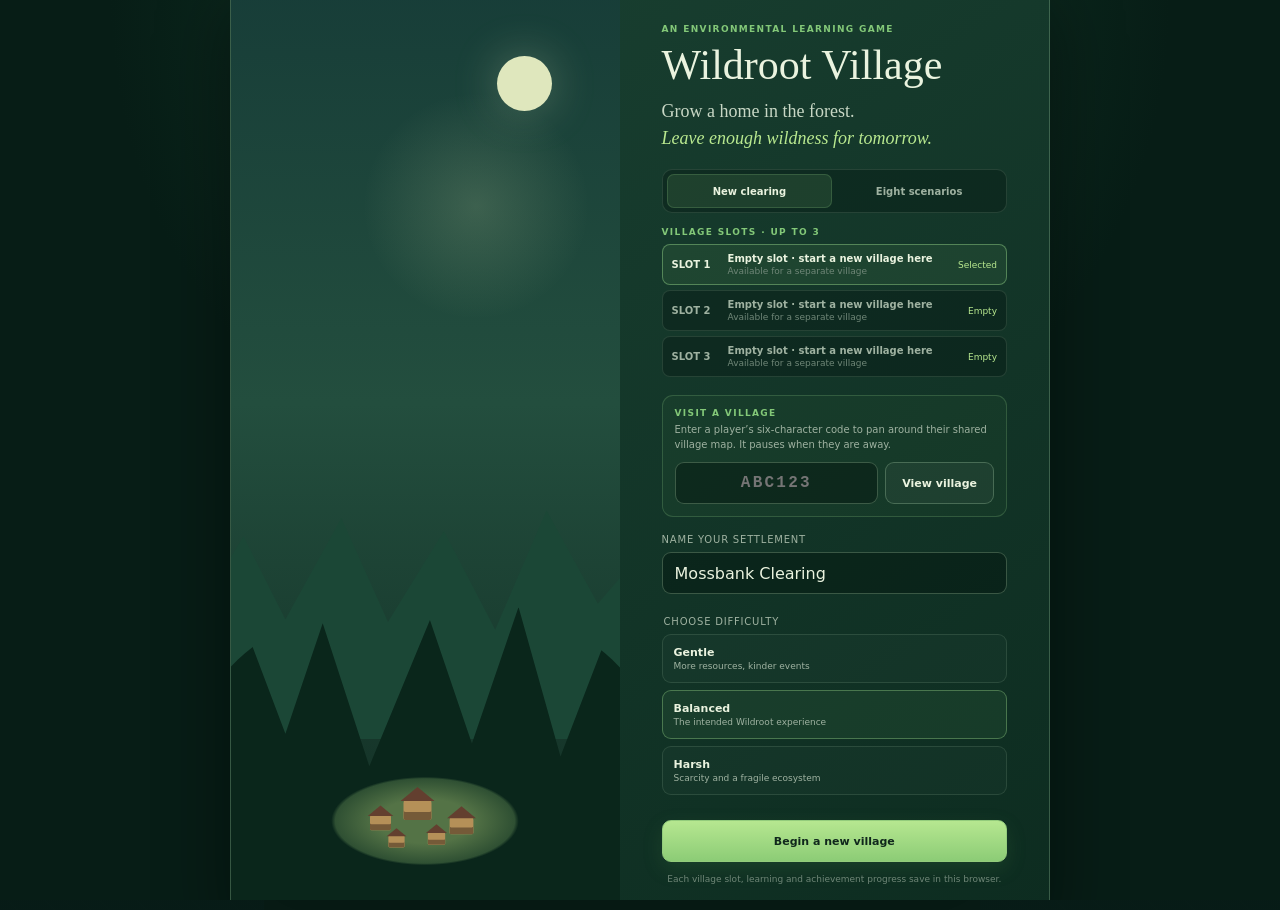
<file: index.html>
<!doctype html>
<html lang="en">
<head>
  <meta charset="utf-8">
  <meta name="viewport" content="width=device-width, initial-scale=1, viewport-fit=cover">
  <meta name="theme-color" content="#173c2f">
  <title>Wildroot Village</title>
  <link rel="stylesheet" href="styles.css">
</head>
<body>
  <div class="forest-haze" aria-hidden="true"></div>

  <div id="gameShell" class="game-shell">
    <header class="topbar">
      <div class="brand-block">
        <div class="brand-mark" aria-hidden="true">W</div>
        <div>
          <h1>Wildroot Village</h1>
          <p id="villageName">Mossbank Clearing</p>
        </div>
      </div>

      <div class="calendar-block" aria-label="Current date and weather">
        <div class="calendar-main">
          <span id="seasonIcon" aria-hidden="true">🌱</span>
          <strong id="dayLabel">Day 1 · Spring</strong>
        </div>
        <div class="calendar-detail">
          <span id="clockLabel">06:00</span>
          <span class="dot">•</span>
          <span id="weatherLabel">Mild skies</span>
        </div>
      </div>

      <div class="time-controls" aria-label="Time controls">
        <button class="icon-button" id="pauseButton" type="button" aria-label="Pause time" title="Pause (Space)">Ⅱ</button>
        <button class="speed-button active" data-speed="1" type="button" title="Normal simulation speed, including resident ageing">1×</button>
        <button class="speed-button" data-speed="2" type="button" title="Everything advances at 2×, including resident ageing">2×</button>
        <button class="speed-button" data-speed="3" type="button" title="Everything advances at 3×, including resident ageing">3×</button>
      </div>

      <div class="header-actions">
        <button class="quiet-button" id="achievementsButton" type="button">
          <span aria-hidden="true">◇</span> Achievements
          <span id="achievementCount" class="button-count">0/11</span>
        </button>
        <button class="icon-button" id="menuButton" type="button" aria-label="Open menu" title="Menu">☰</button>
      </div>
    </header>

    <section class="resource-strip" aria-label="Village resources">
      <div class="resource-card" data-resource="population">
        <span class="resource-icon people-icon" aria-hidden="true">●</span>
        <span class="resource-copy"><small>People</small><strong id="populationValue">10 / 12</strong></span>
        <span id="populationTrend" class="trend positive">+0.0</span>
      </div>
      <div class="resource-card" data-resource="food">
        <span class="resource-icon food-icon" aria-hidden="true">◆</span>
        <span class="resource-copy"><small>Food <span id="foodMarketValue" class="market-value" hidden aria-label="Food market value"></span></small><strong id="foodValue">120/400</strong></span>
        <span id="foodTrend" class="trend">0/day</span>
      </div>
      <div class="resource-card" data-resource="water">
        <span class="resource-icon water-icon" aria-hidden="true">●</span>
        <span class="resource-copy"><small>Water <span id="waterMarketValue" class="market-value" hidden aria-label="Water market value"></span></small><strong id="waterValue">130/400</strong></span>
        <span id="waterTrend" class="trend">0/day</span>
      </div>
      <div class="resource-card" data-resource="wood">
        <span class="resource-icon wood-icon" aria-hidden="true">▰</span>
        <span class="resource-copy"><small>Timber <span id="woodMarketValue" class="market-value" hidden aria-label="Timber market value"></span></small><strong id="woodValue">95/400</strong></span>
        <span id="woodTrend" class="trend">0/day</span>
      </div>
      <div class="resource-card" data-resource="stone">
        <span class="resource-icon stone-icon" aria-hidden="true">⬟</span>
        <span class="resource-copy"><small>Stone <span id="stoneMarketValue" class="market-value" hidden aria-label="Stone market value"></span></small><strong id="stoneValue">60/400</strong></span>
        <span id="stoneTrend" class="trend">0/day</span>
      </div>
      <div class="resource-card coin-resource" data-resource="coins">
        <span class="resource-icon coin-icon" aria-hidden="true">●</span>
        <span class="resource-copy"><small>Coins</small><strong id="coinsValue">0</strong></span>
        <span id="coinsTrend" class="trend">Market locked</span>
      </div>
      <div class="resource-card eco-resource" data-resource="ecosystem">
        <span class="resource-icon eco-icon" aria-hidden="true">✦</span>
        <span class="resource-copy"><small>Ecosystem</small><strong id="ecosystemValue">91%</strong></span>
        <span id="ecosystemTrend" class="trend">Stable</span>
      </div>
    </section>

    <main class="workspace">
      <aside class="build-panel panel">
        <div class="panel-heading">
          <div>
            <span class="eyebrow">PLANNING DESK</span>
            <h2>Build</h2>
          </div>
          <button id="collapseBuildButton" class="mini-button" type="button" aria-label="Collapse build panel">‹</button>
        </div>

        <div class="build-tabs" role="tablist" aria-label="Building categories">
          <button class="build-tab active" data-category="all" type="button">All</button>
          <button class="build-tab" data-category="village" type="button">Village</button>
          <button class="build-tab" data-category="industry" type="button">Work</button>
          <button class="build-tab" data-category="nature" type="button">Nature</button>
          <button class="build-tab" data-category="decoration" type="button">Decorations</button>
        </div>

        <label class="build-search-label" for="buildSearch">Find a building</label>
        <input id="buildSearch" class="build-search" type="search" placeholder="Search buildings…" autocomplete="off" spellcheck="false">

        <div id="buildList" class="build-list" aria-live="polite"></div>

        <div class="tool-row">
          <button id="inspectTool" class="tool-button active" type="button" data-tool="inspect">
            <span aria-hidden="true">⌕</span> Inspect
          </button>
          <button id="demolishTool" class="tool-button danger-tool" type="button" data-tool="demolish">
            <span aria-hidden="true">⌁</span> Destroy
          </button>
          <button id="treePriorityTool" class="tool-button" type="button" data-tool="tree_priority" aria-pressed="false">
            <span aria-hidden="true">⌖</span> Tree priority
          </button>
        </div>
      </aside>

      <section class="map-section">
        <div class="map-toolbar">
          <div class="selection-summary">
            <span id="selectionSwatch" class="selection-swatch inspect-swatch">⌕</span>
            <span><small>Selected</small><strong id="selectionLabel">Inspect tool</strong></span>
          </div>
          <div class="map-hints">
            <span><kbd>Drag</kbd> pan</span>
            <span><kbd>Scroll</kbd> zoom</span>
            <span><kbd>O</kbd>/<kbd>P</kbd> rotate</span>
            <span><kbd>Click</kbd> person</span>
            <span><kbd>Priority</kbd> click or drag to mark/remove</span>
            <span><kbd>Esc</kbd> cancel</span>
            <span id="autosaveStatus">Saved locally</span>
          </div>
        </div>

        <div id="mapFrame" class="map-frame">
          <canvas id="gameCanvas" width="768" height="768" aria-label="A zoomable 100 by 100 forest world with an irregular village clearing, creeks, a river, bridges, buildings, trees, and moving residents"></canvas>
          <output id="fpsOverlay" class="fps-overlay" hidden aria-live="off">FPS measuring…</output>
          <section id="placementGuide" class="placement-guide" aria-live="polite">
            <span id="placementGuideStep" class="eyebrow">LIVE BUILD TUTORIAL · STEP 1 OF 7</span>
            <h3 id="placementGuideTitle">Place a Cottage</h3>
            <p id="placementGuideText">Select Cottage, then click a clear 2 × 2 area near the Founders’ Hearth.</p>
            <p id="placementGuideWhy" class="placement-guide-why"><strong>Why it matters:</strong> Homes give new residents somewhere to live.</p>
            <p id="placementGuideSpot" class="placement-guide-spot">Recommended spot: checking the clearing…</p>
            <button id="placementGuideAction" class="primary-button" type="button">Select Cottage</button>
            <button id="placementGuideSkip" class="placement-guide-skip" type="button">Skip build tutorial</button>
          </section>
          <button id="descriptionToggle" class="description-toggle" type="button" aria-pressed="true" title="Turn cursor descriptions off">ⓘ Descriptions on</button>
          <div id="tileTooltip" class="tile-tooltip" role="tooltip" hidden></div>
          <div id="mapMessage" class="map-message" aria-live="assertive"></div>
          <div class="map-compass" aria-hidden="true"><span>N</span><i></i></div>
          <div class="zoom-controls" aria-label="Map zoom controls">
            <button id="zoomInButton" type="button" aria-label="Zoom in" title="Zoom in">+</button>
            <span id="zoomLabel">85%</span>
            <button id="zoomOutButton" type="button" aria-label="Zoom out" title="Zoom out">−</button>
            <button id="centerMapButton" type="button" aria-label="Centre on village" title="Centre on village">⌾</button>
          </div>
        </div>

        <div class="map-footer">
          <div class="workers-summary">
            <span class="workers-icon" aria-hidden="true">♟</span>
            <div>
              <small>Workers</small>
              <strong id="workersLabel">0 jobs · 9 available</strong>
              <span id="familiesLabel" class="workers-detail">0 children · School none · Education 28</span>
            </div>
          </div>
          <div class="coordinates" id="coordinatesLabel">100 × 100 forest world</div>
        </div>
      </section>

      <aside class="insights-panel panel">
        <section class="eco-card">
          <div class="panel-heading compact">
            <div>
              <span class="eyebrow">LIVING SYSTEM</span>
              <h2>Ecosystem</h2>
            </div>
            <div id="ecoBadge" class="eco-badge thriving">Thriving</div>
          </div>
          <div class="eco-score-row">
            <div class="eco-ring" id="ecoRing"><span id="ecoRingValue">91</span><small>/ 100</small></div>
            <p id="ecoSummary">The forest is resilient. Thoughtful growth will help it stay that way.</p>
          </div>
          <div id="ecoMetrics" class="eco-metrics"></div>
        </section>

        <section class="learning-card" aria-labelledby="learningTitle">
          <div class="section-title-row">
            <h3 id="learningTitle">Eco coach</h3>
            <span id="learningProgress">0/20 lessons</span>
          </div>
          <div class="coach-focus">
            <span id="ecoCoachIcon" class="coach-icon" aria-hidden="true">◎</span>
            <div><small>WATCH NOW</small><strong id="ecoCoachMetric">Living systems</strong></div>
          </div>
          <p id="ecoCoachText">Every resource decision changes the land that supports the village.</p>
          <div class="coach-drivers" aria-label="Modelled causes of the current ecosystem trend">
            <div><small>LARGEST PRESSURE</small><span id="ecoCoachPressure">Waiting for village data</span></div>
            <div><small>STRONGEST SUPPORT</small><span id="ecoCoachSupport">Waiting for village data</span></div>
          </div>
          <p id="ecoCoachConnection" class="coach-connection">Living systems are connected through water, soil, air, habitat and food webs.</p>
          <button id="fieldGuideButton" class="learning-guide-button" type="button"><span aria-hidden="true">▤</span> Open environmental field guide</button>
        </section>

        <section class="objective-card">
          <div class="section-title-row">
            <h3>Steward’s path</h3>
            <span id="objectiveProgress">0/4</span>
          </div>
          <p id="objectiveIntro">Build the foundations of a village without wounding the land.</p>
          <div id="objectiveList" class="objective-list"></div>
        </section>

        <section class="chronicle-card">
          <div class="section-title-row">
            <h3>Village chronicle</h3>
            <button id="openChronicleButton" class="text-button" type="button">View all</button>
          </div>
          <div id="eventLog" class="event-log" aria-live="polite"></div>
        </section>
      </aside>
    </main>
  </div>

  <div id="modalLayer" class="modal-layer" aria-live="polite"></div>

  <div id="toastStack" class="toast-stack" aria-live="assertive"></div>

  <template id="startScreenTemplate">
    <div class="modal-backdrop start-backdrop">
      <section class="start-card modal-card" role="dialog" aria-modal="true" aria-labelledby="startTitle">
        <div class="start-art" aria-hidden="true">
          <div class="moon"></div>
          <div class="ridge ridge-back"></div>
          <div class="ridge ridge-front"></div>
          <div class="start-clearing"><span></span><span></span><span></span><span></span><span></span></div>
        </div>
        <div class="start-content">
          <span class="eyebrow">AN ENVIRONMENTAL LEARNING GAME</span>
          <h2 id="startTitle">Wildroot Village</h2>
          <p class="start-tagline">Grow a home in the forest.<br><em>Leave enough wildness for tomorrow.</em></p>

          <div class="start-mode-tabs" role="tablist" aria-label="Game mode">
            <button id="freeplayModeButton" class="start-mode-button active" type="button" role="tab" aria-selected="true">New clearing</button>
            <button id="scenarioModeButton" class="start-mode-button" type="button" role="tab" aria-selected="false">Eight scenarios</button>
          </div>

          <section class="save-slots" aria-labelledby="saveSlotsTitle">
            <span id="saveSlotsTitle" class="eyebrow">VILLAGE SLOTS · UP TO 3</span>
            <div id="saveSlotList" class="save-slot-list" aria-live="polite"></div>
          </section>

          <section class="village-visit-card" aria-labelledby="visitVillageTitle">
            <span class="eyebrow" id="visitVillageTitle">VISIT A VILLAGE</span>
            <p>Enter a player’s six-character code to pan around their shared village map. It pauses when they are away.</p>
            <div class="visit-code-row">
              <label class="sr-only" for="visitVillageCode">Village visit code</label>
              <input id="visitVillageCode" class="text-input visit-code-input" maxlength="6" placeholder="ABC123" autocomplete="off" autocapitalize="characters" spellcheck="false">
              <button id="visitVillageButton" class="secondary-button" type="button">View village</button>
            </div>
          </section>

          <div id="freeplaySetup">
            <label class="field-label" for="newVillageName">Name your settlement</label>
            <input id="newVillageName" class="text-input" maxlength="28" value="Mossbank Clearing" autocomplete="off">

            <fieldset class="difficulty-fieldset">
              <legend>Choose difficulty</legend>
              <label class="difficulty-option">
                <input type="radio" name="difficulty" value="gentle">
                <span><strong>Gentle</strong><small>More resources, kinder events</small></span>
              </label>
              <label class="difficulty-option selected">
                <input type="radio" name="difficulty" value="balanced" checked>
                <span><strong>Balanced</strong><small>The intended Wildroot experience</small></span>
              </label>
              <label class="difficulty-option">
                <input type="radio" name="difficulty" value="harsh">
                <span><strong>Harsh</strong><small>Scarcity and a fragile ecosystem</small></span>
              </label>
            </fieldset>
          </div>

          <div id="scenarioSetup" class="scenario-setup" hidden>
            <p class="scenario-lead">Take charge of an existing village. Eight settlements teach different ecological problems; three begin below 40% with an active restoration emergency.</p>
            <div id="scenarioList" class="scenario-list"></div>
          </div>

          <div class="start-actions">
            <button id="continueGameButton" class="secondary-button" type="button" hidden>Continue saved village</button>
            <button id="beginGameButton" class="primary-button" type="button">Begin a new village</button>
          </div>
          <p class="local-note">Each village slot, learning and achievement progress save in this browser.</p>
        </div>
      </section>
    </div>
  </template>

  <template id="tutorialTemplate">
    <div class="modal-backdrop tutorial-backdrop">
      <section class="tutorial-card modal-card" role="dialog" aria-modal="true" aria-labelledby="tutorialTitle">
        <button class="close-button tutorial-skip" type="button">Skip tutorial</button>
        <div class="tutorial-illustration" aria-hidden="true"></div>
        <div class="tutorial-copy">
          <span class="eyebrow tutorial-step-label">BUILDING TUTORIAL 1 OF 8</span>
          <h2 id="tutorialTitle">How building placement works</h2>
          <p class="tutorial-body"></p>
          <div class="tutorial-tip"></div>
          <div class="tutorial-footer">
            <div class="tutorial-dots" aria-hidden="true"></div>
            <div class="tutorial-nav">
              <button class="secondary-button tutorial-back" type="button">Back</button>
              <button class="primary-button tutorial-next" type="button">Next</button>
            </div>
          </div>
        </div>
      </section>
    </div>
  </template>

  <script src="game.js"></script>
</body>
</html>
</file>
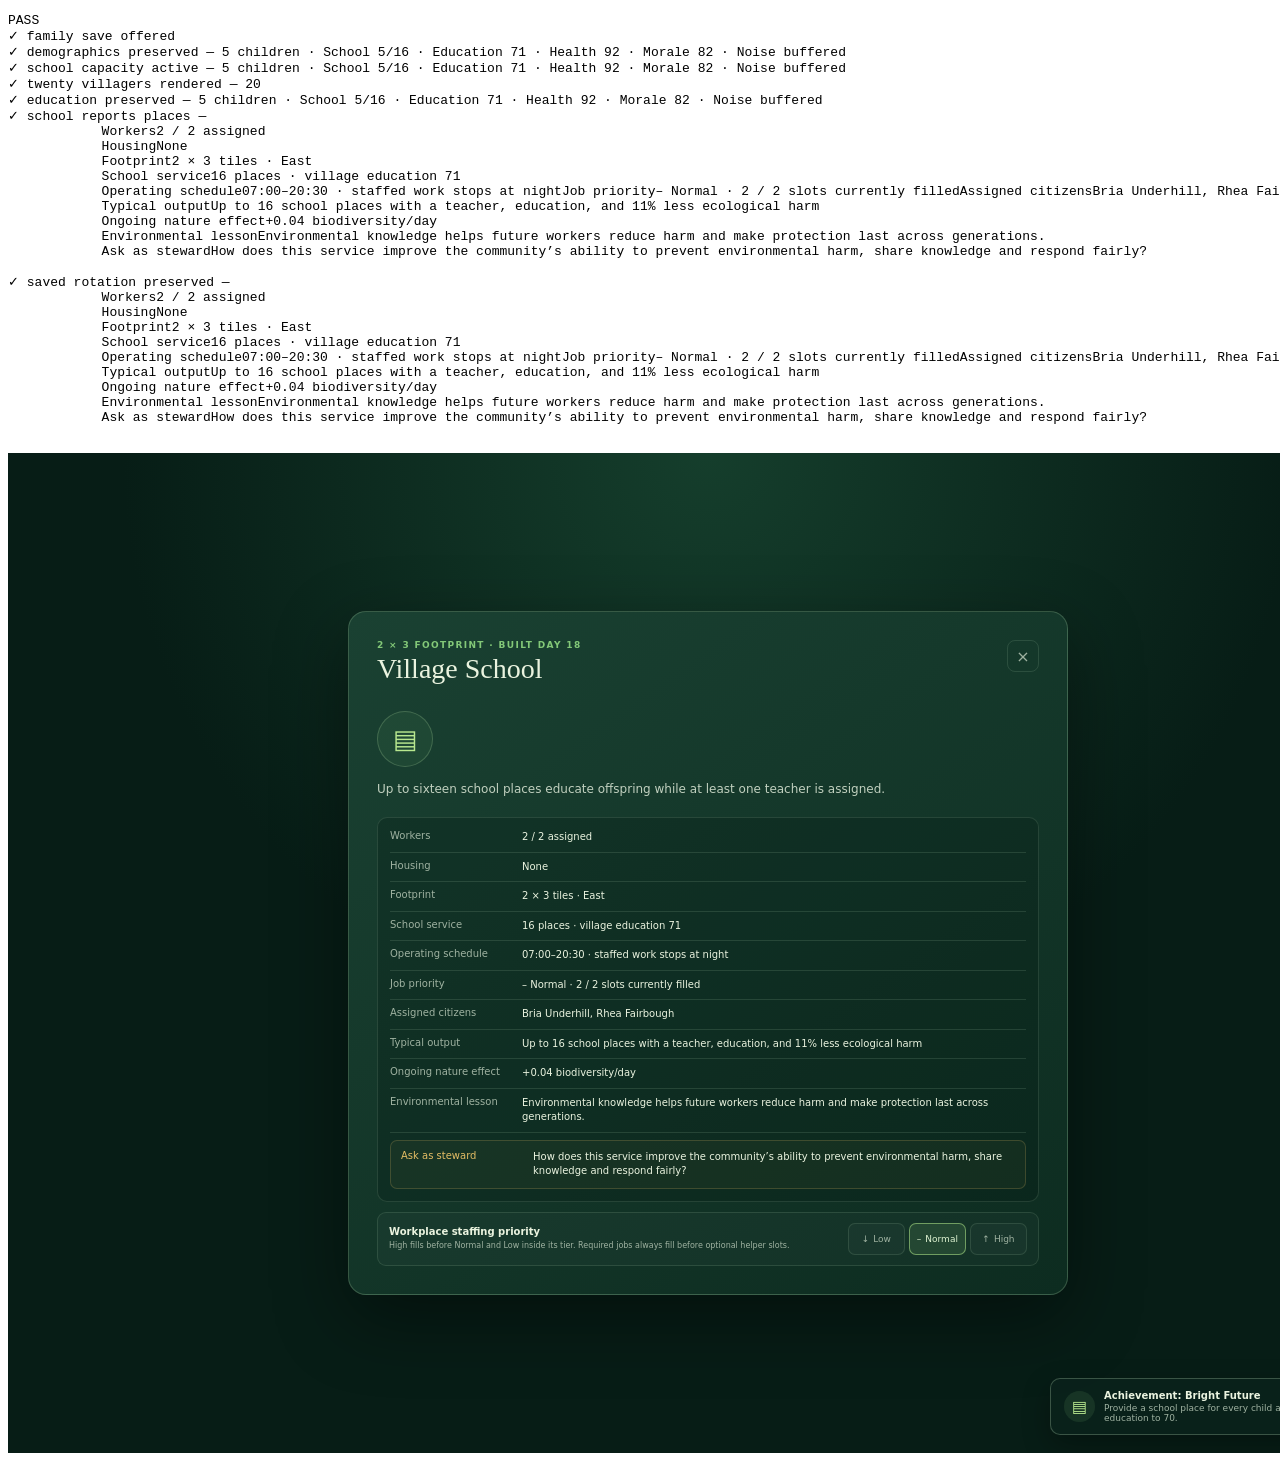
<file: tests/families.html>
<!doctype html>
<meta charset="utf-8">
<title>Wildroot families test</title>
<style>body{font-family:monospace} iframe{width:1400px;height:1000px;border:0}</style>
<pre id="result">RUNNING</pre>
<iframe id="game" style="width:1400px;height:1000px;border:0"></iframe>
<script>
  localStorage.setItem("wildroot-village-achievements-v1", "{}");
  localStorage.setItem("wildroot-village-save-v1", JSON.stringify({
    version: 2,
    villageName: "Learning Grove",
    difficulty: "balanced",
    day: 20,
    dayProgress: .15,
    speed: 1,
    paused: true,
    weather: "mild",
    population: 20,
    demographics: { children: 5, adults: 13, elders: 2 },
    education: 71,
    buildings: [
      { type: "hearth", x: 49, y: 49, rotation: 0, builtDay: 1, id: 1 },
      { type: "school", x: 45, y: 45, rotation: 1, builtDay: 18, id: 2 },
      { type: "playground", x: 54, y: 45, rotation: 0, builtDay: 19, id: 3 },
      { type: "cottage", x: 44, y: 51, rotation: 0, builtDay: 4, id: 4 },
      { type: "cottage", x: 55, y: 51, rotation: 0, builtDay: 8, id: 5 }
    ],
    nextBuildingId: 6,
    camera: { x: 50, y: 50, zoom: .85 }
  }));

  const frame = document.getElementById("game");
  const result = document.getElementById("result");
  const wait = ms => new Promise(resolve => setTimeout(resolve, ms));
  const clickTile = (win, canvas, x, y) => {
    const rect = canvas.getBoundingClientRect();
    const scale = 28 * .85;
    const options = {
      bubbles: true, pointerId: 12, pointerType: "mouse", button: 0, buttons: 1,
      clientX: rect.left + ((384 + (x + .5 - 50) * scale) / 768) * rect.width,
      clientY: rect.top + ((384 + (y + .5 - 50) * scale) / 768) * rect.height
    };
    canvas.dispatchEvent(new win.PointerEvent("pointerdown", options));
    canvas.dispatchEvent(new win.PointerEvent("pointerup", { ...options, buttons: 0 }));
  };

  frame.addEventListener("load", async () => {
    const win = frame.contentWindow;
    const doc = frame.contentDocument;
    const checks = [];
    const check = (name, pass, detail = "") => checks.push({ name, pass: Boolean(pass), detail });
    try {
      await wait(250);
      check("family save offered", !doc.getElementById("continueGameButton").hidden);
      doc.getElementById("continueGameButton").click();
      await wait(650);
      check("demographics preserved", doc.getElementById("familiesLabel").textContent.includes("5 children"), doc.getElementById("familiesLabel").textContent);
      check("school capacity active", doc.getElementById("familiesLabel").textContent.includes("School 5/16"), doc.getElementById("familiesLabel").textContent);
      check("twenty villagers rendered", doc.getElementById("gameCanvas").dataset.villagers === "20", doc.getElementById("gameCanvas").dataset.villagers);
      check("education preserved", doc.getElementById("familiesLabel").textContent.includes("Education 71"), doc.getElementById("familiesLabel").textContent);

      doc.getElementById("inspectTool").click();
      clickTile(win, doc.getElementById("gameCanvas"), 46, 46);
      await wait(100);
      const inspection = doc.querySelector(".inspection-grid")?.textContent || "";
      check("school reports places", inspection.includes("16 places"), inspection);
      check("saved rotation preserved", inspection.includes("2 × 3 tiles · East"), inspection);
    } catch (error) {
      checks.push({ name: "uncaught test error", pass: false, detail: String(error?.stack || error) });
    }
    const passed = checks.every(item => item.pass);
    result.textContent = `${passed ? "PASS" : "FAIL"}\n` + checks.map(item => `${item.pass ? "✓" : "✗"} ${item.name}${item.detail ? ` — ${item.detail}` : ""}`).join("\n");
    document.title = passed ? "PASS" : "FAIL";
  }, { once: true });
  frame.src = "../index.html";
</script>
</file>
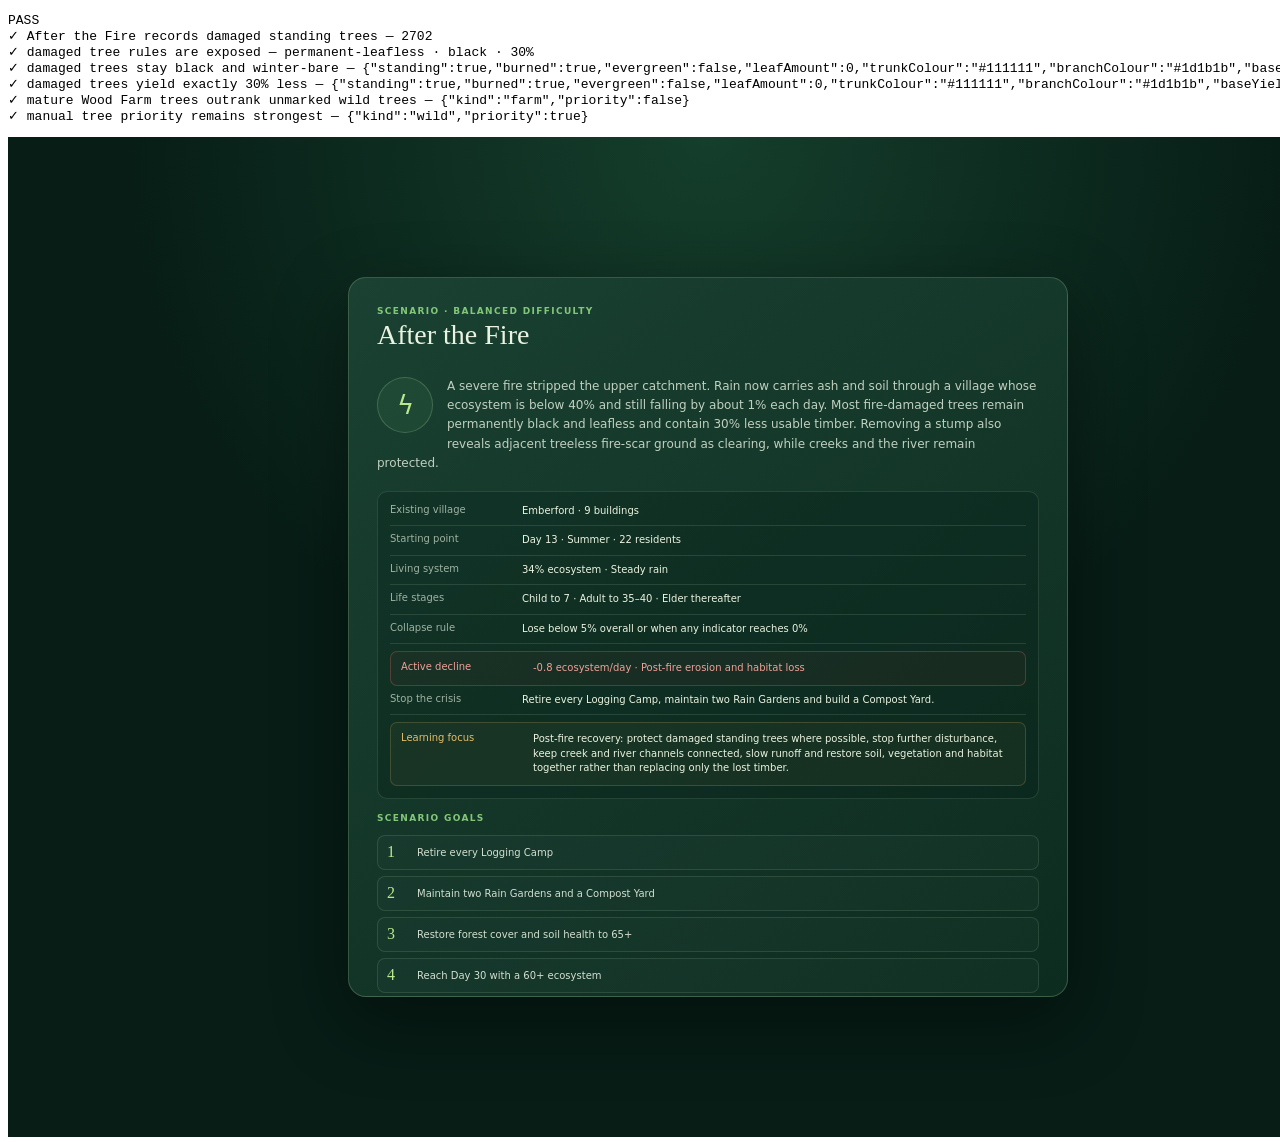
<file: tests/fire_logging.html>
<!doctype html>
<meta charset="utf-8">
<title>Wildroot fire damage and managed logging test</title>
<style>body{font-family:monospace} iframe{width:1400px;height:1000px;border:0}</style>
<pre id="result">RUNNING</pre>
<iframe id="game" src="../index.html?test=fire-logging"></iframe>
<script>
  localStorage.clear();
  const result = document.getElementById("result");
  const frame = document.getElementById("game");

  const runTest = () => {
    const win = frame.contentWindow;
    const doc = frame.contentDocument;
    if (!doc.getElementById("scenarioModeButton") || frame.dataset.tested === "true") return;
    frame.dataset.tested = "true";
    const checks = [];
    const check = (name, pass, detail = "") => checks.push({ name, pass: Boolean(pass), detail });
    try {
      doc.getElementById("scenarioModeButton").click();
      doc.querySelector('[data-scenario="burned_watershed"]').click();
      const canvas = doc.getElementById("gameCanvas");

      check("After the Fire records damaged standing trees", Number(canvas.dataset.standingBurnedTrees) > 0, canvas.dataset.standingBurnedTrees);
      check("damaged tree rules are exposed", canvas.dataset.burnedTreeLeafState === "permanent-leafless" && canvas.dataset.burnedTreeColour === "black" && canvas.dataset.burnedTreeTimberReductionPercent === "30", `${canvas.dataset.burnedTreeLeafState} · ${canvas.dataset.burnedTreeColour} · ${canvas.dataset.burnedTreeTimberReductionPercent}%`);

      let burnedTree = null;
      for (let y = 0; y < 100 && !burnedTree; y++) {
        for (let x = 0; x < 100; x++) {
          const info = win.__wildrootTest.burnedTreeInfo(x, y);
          if (info.standing && info.burned) { burnedTree = info; break; }
        }
      }
      const expectedYield = burnedTree ? Math.round(burnedTree.baseYield * 0.7 * 10) / 10 : null;
      check("damaged trees stay black and winter-bare", burnedTree?.leafAmount === 0 && burnedTree?.evergreen === false && burnedTree?.trunkColour === "#111111", JSON.stringify(burnedTree));
      check("damaged trees yield exactly 30% less", burnedTree?.timberYield === expectedYield && burnedTree?.timberMultiplier === 0.7, JSON.stringify(burnedTree));

      const managedFirst = win.__wildrootTest.loggingTargetOrder(false, true, true);
      const priorityFirst = win.__wildrootTest.loggingTargetOrder(true, true, true);
      check("mature Wood Farm trees outrank unmarked wild trees", managedFirst?.kind === "farm" && managedFirst?.priority === false, JSON.stringify(managedFirst));
      check("manual tree priority remains strongest", priorityFirst?.kind === "wild" && priorityFirst?.priority === true, JSON.stringify(priorityFirst));
    } catch (error) {
      checks.push({ name: "uncaught test error", pass: false, detail: String(error?.stack || error) });
    }
    const passed = checks.every(item => item.pass);
    result.textContent = `${passed ? "PASS" : "FAIL"}\n` + checks.map(item => `${item.pass ? "✓" : "✗"} ${item.name}${item.detail ? ` — ${item.detail}` : ""}`).join("\n");
    document.title = passed ? "PASS" : "FAIL";
  };
  frame.addEventListener("load", runTest);
  window.addEventListener("load", runTest);
</script>
</file>
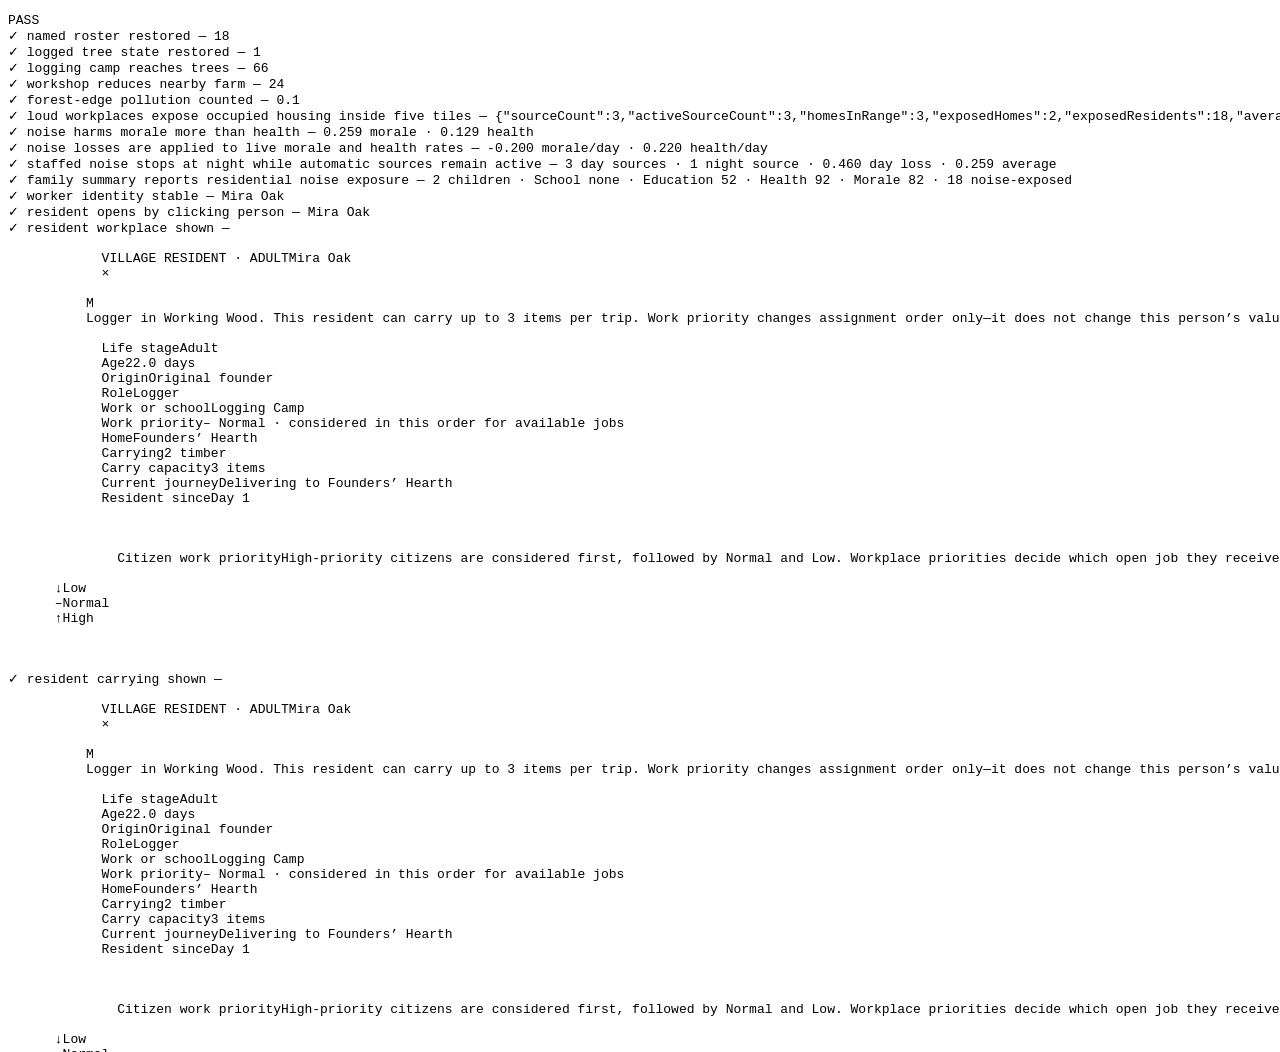
<file: tests/interactions.html>
<!doctype html>
<meta charset="utf-8">
<title>Wildroot resident and proximity test</title>
<style>body{font-family:monospace} iframe{width:1400px;height:1000px;border:0}</style>
<pre id="result">RUNNING</pre>
<iframe id="game" style="width:1400px;height:1000px;border:0"></iframe>
<script>
  localStorage.setItem("wildroot-village-save-v1", JSON.stringify({
    version: 2,
    villageName: "Working Wood",
    difficulty: "balanced",
    day: 18,
    dayProgress: .22,
    speed: 1,
    paused: true,
    weather: "mild",
    population: 18,
    demographics: { children: 2, adults: 15, elders: 1 },
    education: 52,
    terrainSeed: 12873465,
    buildings: [
      { type: "hearth", x: 49, y: 49, rotation: 0, builtDay: 1, id: 1 },
      { type: "lumber", x: 40, y: 48, rotation: 0, builtDay: 4, id: 2, loggingProgress: .25 },
      { type: "farm", x: 53, y: 48, rotation: 0, builtDay: 5, id: 3 },
      { type: "workshop", x: 57, y: 48, rotation: 0, builtDay: 16, id: 4 },
      { type: "cottage", x: 45, y: 54, rotation: 0, builtDay: 3, id: 5 },
      { type: "cottage", x: 53, y: 54, rotation: 0, builtDay: 8, id: 6 },
      { type: "windmill", x: 70, y: 70, rotation: 0, builtDay: 17, id: 7 }
    ],
    nextBuildingId: 8,
    people: [{
      id: 1, name: "Mira Oak", ageGroup: "adult", joinedDay: 1,
      carryCapacity: 3, carriedItem: "timber", carriedAmount: 2,
      workBuildingId: 2, schoolBuildingId: null, tripPhase: "deliver"
    }],
    nextPersonId: 2,
    loggedTrees: { "4835": 17 },
    camera: { x: 50, y: 50, zoom: .85 }
  }));

  const frame = document.getElementById("game");
  const result = document.getElementById("result");
  const wait = ms => new Promise(resolve => setTimeout(resolve, ms));
  const clickWorld = (win, canvas, worldX, worldY) => {
    const rect = canvas.getBoundingClientRect();
    const scale = 28 * .85;
    const options = {
      bubbles: true, pointerId: 21, pointerType: "mouse", button: 0, buttons: 1,
      clientX: rect.left + ((384 + (worldX - 50) * scale) / 768) * rect.width,
      clientY: rect.top + ((384 + (worldY - 50) * scale) / 768) * rect.height
    };
    canvas.dispatchEvent(new win.PointerEvent("pointermove", options));
    canvas.dispatchEvent(new win.PointerEvent("pointerdown", options));
    canvas.dispatchEvent(new win.PointerEvent("pointerup", { ...options, buttons: 0 }));
  };

  frame.addEventListener("load", async () => {
    const win = frame.contentWindow;
    const doc = frame.contentDocument;
    const checks = [];
    const check = (name, pass, detail = "") => checks.push({ name, pass: Boolean(pass), detail });
    try {
      await wait(250);
      doc.getElementById("continueGameButton").click();
      await wait(700);
      const canvas = doc.getElementById("gameCanvas");
      check("named roster restored", canvas.dataset.namedPeople === "18", canvas.dataset.namedPeople);
      check("logged tree state restored", canvas.dataset.loggedTrees === "1", canvas.dataset.loggedTrees);
      check("logging camp reaches trees", Number(canvas.dataset.loggingTreesInRange) > 0, canvas.dataset.loggingTreesInRange);
      check("workshop reduces nearby farm", canvas.dataset.cropPollutionLoss === "24", canvas.dataset.cropPollutionLoss);
      check("forest-edge pollution counted", Number(canvas.dataset.forestPollution) > 0, canvas.dataset.forestPollution);
      const dayNoise = win.__wildrootTest.noiseReport(true);
      const nightNoise = win.__wildrootTest.noiseReport(false);
      const dailyNoise = win.__wildrootTest.noiseReport();
      const dayWellbeing = win.__wildrootTest.wellbeingRates(true);
      check("loud workplaces expose occupied housing inside five tiles", dailyNoise.sourceCount === 3 && dailyNoise.range === 5 && dailyNoise.exposedHomes >= 2 && dailyNoise.exposedResidents === 18, JSON.stringify(dailyNoise));
      check("noise harms morale more than health", dailyNoise.moodLoss > dailyNoise.healthLoss && dailyNoise.healthLoss > 0 && Number(canvas.dataset.noiseMoodLossDaily) > Number(canvas.dataset.noiseHealthLossDaily), `${dailyNoise.moodLoss.toFixed(3)} morale · ${dailyNoise.healthLoss.toFixed(3)} health`);
      check("noise losses are applied to live morale and health rates", Math.abs(dayWellbeing.happiness - (.26 - dayNoise.moodLoss)) < .000001 && Math.abs(dayWellbeing.health - (.45 - dayNoise.healthLoss)) < .000001, `${dayWellbeing.happiness.toFixed(3)} morale/day · ${dayWellbeing.health.toFixed(3)} health/day`);
      check("staffed noise stops at night while automatic sources remain active", dayNoise.moodLoss > dailyNoise.moodLoss && dailyNoise.moodLoss > 0 && nightNoise.moodLoss === 0 && nightNoise.activeSourceCount === 1 && canvas.dataset.noiseNightMoodLoss === "0.0000", `${dayNoise.activeSourceCount} day sources · ${nightNoise.activeSourceCount} night source · ${dayNoise.moodLoss.toFixed(3)} day loss · ${dailyNoise.moodLoss.toFixed(3)} average`);
      check("family summary reports residential noise exposure", doc.getElementById("familiesLabel").textContent.includes("18 noise-exposed") && doc.getElementById("familiesLabel").title.includes("full 24-hour average"), doc.getElementById("familiesLabel").textContent);

      const worker = JSON.parse(canvas.dataset.firstWorker);
      check("worker identity stable", worker.name === "Mira Oak", worker.name);
      clickWorld(win, canvas, worker.x, worker.y);
      await wait(120);
      check("resident opens by clicking person", doc.getElementById("residentTitle")?.textContent === "Mira Oak", doc.getElementById("residentTitle")?.textContent || "no resident modal");
      const residentText = doc.querySelector(".resident-modal")?.textContent || "";
      check("resident workplace shown", residentText.includes("Logging Camp") && residentText.includes("Logger"), residentText);
      check("resident carrying shown", residentText.includes("2 timber") && residentText.includes("3 items"), residentText);
      doc.querySelector(".sheet-close").click();
      await wait(80);

      clickWorld(win, canvas, 41.5, 48.5);
      await wait(100);
      const loggingInspection = doc.querySelector(".inspection-grid")?.textContent || "";
      check("logging range and residential noise reported", loggingInspection.includes("Logging zone") && loggingInspection.includes("standing trees") && loggingInspection.includes("Noise pollution") && loggingInspection.includes("village morale/day"), loggingInspection);
      doc.querySelector(".sheet-close").click();
      await wait(80);

      win.__wildrootTest.openBuildingType("hearth");
      await wait(100);
      const homeInspection = doc.querySelector(".inspection-grid")?.textContent || "";
      check("housing inspection names nearby noise and wellbeing effects", homeInspection.includes("Residential noise") && homeInspection.includes("Civic Workshop") && homeInspection.includes("morale/day") && homeInspection.includes("health/day"), homeInspection);
      doc.querySelector(".sheet-close").click();
      await wait(80);

      clickWorld(win, canvas, 54.5, 49.5);
      await wait(100);
      const farmInspection = doc.querySelector(".inspection-grid")?.textContent || "";
      check("farm names pollution loss", farmInspection.includes("24% output loss") && farmInspection.includes("Civic Workshop"), farmInspection);
      doc.querySelector(".sheet-close").click();
      win.__wildrootTest.fillTimberStorage();
      await wait(80);
      const storagePausedNoise = win.__wildrootTest.noiseReport(true);
      check("automatic full-storage pause also silences the Logging Camp", storagePausedNoise.activeSourceCount === dayNoise.activeSourceCount - 1 && storagePausedNoise.moodLoss < dayNoise.moodLoss, `${dayNoise.activeSourceCount} → ${storagePausedNoise.activeSourceCount} active sources · ${dayNoise.moodLoss.toFixed(3)} → ${storagePausedNoise.moodLoss.toFixed(3)} morale loss`);
    } catch (error) {
      checks.push({ name: "uncaught test error", pass: false, detail: String(error?.stack || error) });
    }
    const passed = checks.every(item => item.pass);
    result.textContent = `${passed ? "PASS" : "FAIL"}\n` + checks.map(item => `${item.pass ? "✓" : "✗"} ${item.name}${item.detail ? ` — ${item.detail}` : ""}`).join("\n");
    document.title = passed ? "PASS" : "FAIL";
  }, { once: true });
  frame.src = "../index.html?test=interactions";
</script>
</file>
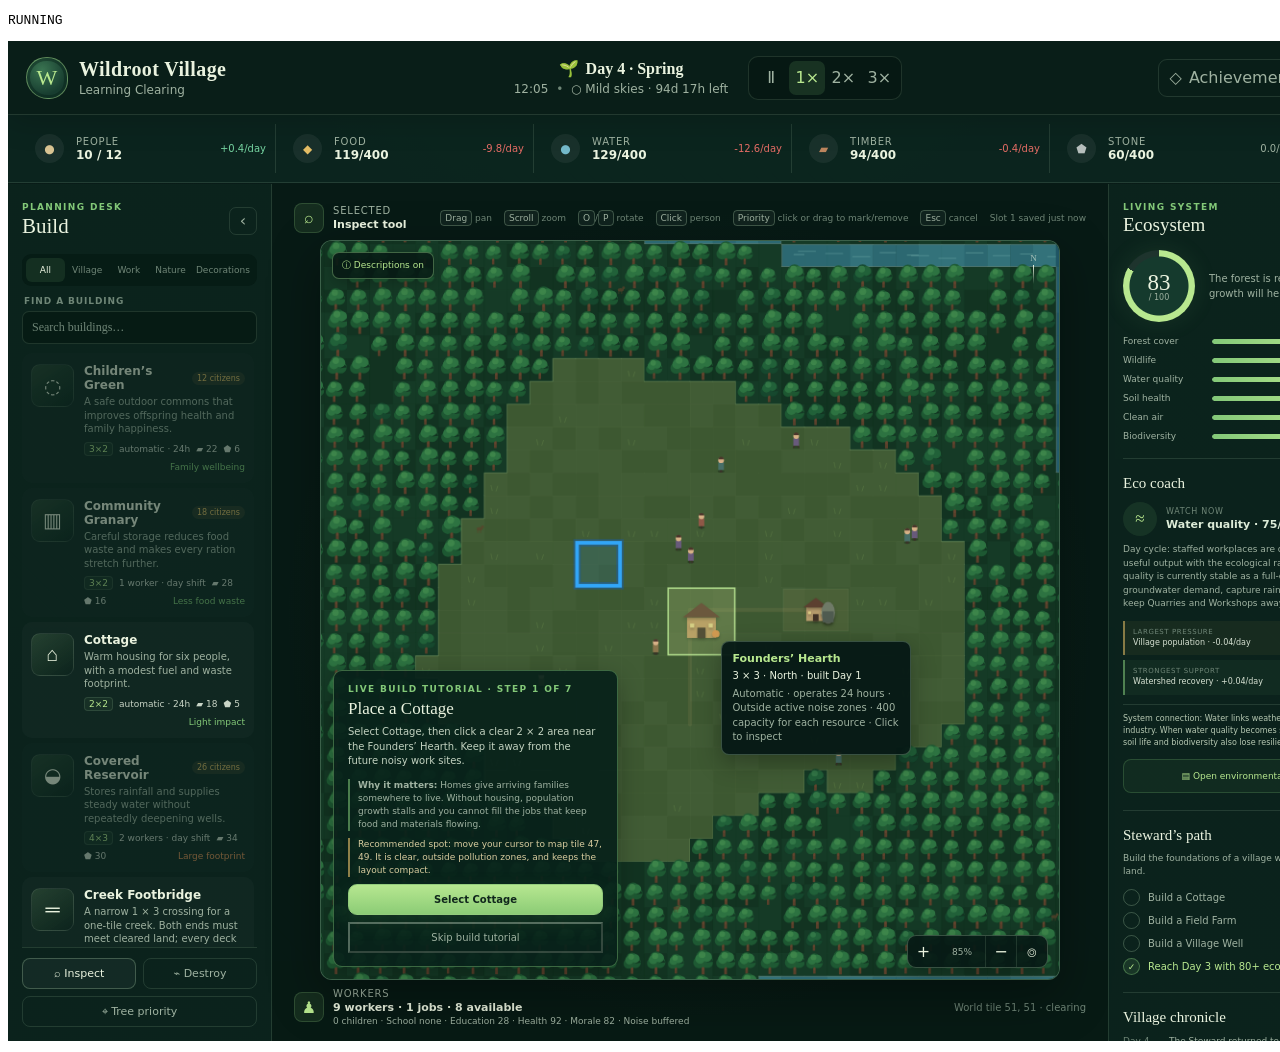
<file: tests/learning.html>
<!doctype html>
<meta charset="utf-8">
<title>Wildroot environmental learning test</title>
<style>body{font-family:monospace} iframe{width:1400px;height:1000px;border:0}</style>
<pre id="result">RUNNING</pre>
<iframe id="game" style="width:1400px;height:1000px;border:0"></iframe>
<script>
  localStorage.setItem("wildroot-village-save-v1", JSON.stringify({
    version: 2,
    villageName: "Learning Clearing",
    difficulty: "balanced",
    day: 4,
    dayProgress: .25,
    speed: 1,
    paused: true,
    weather: "mild",
    weatherFrom: "mild",
    weatherBlend: 1,
    nextWeatherChange: 99,
    nextEventDay: 100,
    population: 10,
    demographics: { children: 0, adults: 10, elders: 0 },
    resources: { food: 120, water: 130, wood: 95, stone: 60 },
    ecosystem: { forest: 85, wildlife: 85, water: 75, soil: 85, air: 85, biodiversity: 85 },
    terrainSeed: 12873465,
    buildings: [
      { type: "hearth", x: 49, y: 49, rotation: 0, builtDay: 1, id: 1 },
      { type: "granary", x: 54, y: 49, rotation: 0, builtDay: 2, id: 2 }
    ],
    nextBuildingId: 3,
    loggedTrees: {},
    clearedTiles: {},
    camera: { x: 50, y: 50, zoom: .85 }
  }));

  const frame = document.getElementById("game");
  const result = document.getElementById("result");
  const wait = ms => new Promise(resolve => setTimeout(resolve, ms));
  const clickWorld = (win, canvas, worldX, worldY) => {
    const rect = canvas.getBoundingClientRect();
    const scale = 28 * .85;
    const options = {
      bubbles: true, pointerId: 71, pointerType: "mouse", button: 0, buttons: 1,
      clientX: rect.left + ((384 + (worldX - 50) * scale) / 768) * rect.width,
      clientY: rect.top + ((384 + (worldY - 50) * scale) / 768) * rect.height
    };
    canvas.dispatchEvent(new win.PointerEvent("pointermove", options));
    canvas.dispatchEvent(new win.PointerEvent("pointerdown", options));
    canvas.dispatchEvent(new win.PointerEvent("pointerup", { ...options, buttons: 0 }));
  };

  frame.addEventListener("load", async () => {
    const win = frame.contentWindow;
    const doc = frame.contentDocument;
    const checks = [];
    const check = (name, pass, detail = "") => checks.push({ name, pass: Boolean(pass), detail });
    try {
      await wait(250);
      doc.getElementById("continueGameButton").click();
      await wait(450);
      const canvas = doc.getElementById("gameCanvas");
      check("live eco coach identifies the weak system", canvas.dataset.ecoCoachMetric === "water" && doc.getElementById("ecoCoachMetric").textContent.includes("Water quality"), `${canvas.dataset.ecoCoachMetric} · ${doc.getElementById("ecoCoachMetric").textContent}`);
      const ecoRates = win.__wildrootTest.ecoRates();
      const weightedRatesMatch = Object.keys(ecoRates.daily).every(metric => {
        const expected = ecoRates.day[metric] * ecoRates.dayFraction + ecoRates.night[metric] * (1 - ecoRates.dayFraction);
        return Math.abs(ecoRates.daily[metric] - expected) < 1e-9;
      });
      check("staffed effects make daytime and nighttime ecosystem rates distinct", Object.keys(ecoRates.day).some(metric => Math.abs(ecoRates.day[metric] - ecoRates.night[metric]) > 1e-9), JSON.stringify({ day: ecoRates.day, night: ecoRates.night }));
      check("eco coach calculates a weighted 24-hour average", weightedRatesMatch && canvas.dataset.ecoCoachRateDisplay === "24-hour-average" && Math.abs(Number(canvas.dataset.ecoCoachRate) - ecoRates.daily[canvas.dataset.ecoCoachMetric]) < .00051, `${canvas.dataset.ecoCoachRateDisplay} · ${canvas.dataset.ecoCoachRate}`);
      const dayCoach = win.__wildrootTest.ecoCoachAt(.25);
      const nightCoach = win.__wildrootTest.ecoCoachAt(.6);
      check("eco coach trend does not flip when night begins", !dayCoach.night && nightCoach.night && dayCoach.metric === nightCoach.metric && Math.abs(dayCoach.rate - nightCoach.rate) < 1e-9 && dayCoach.trend === nightCoach.trend, JSON.stringify({ dayCoach, nightCoach }));
      check("eco coach explains that its trend is a full-day average", doc.getElementById("ecoCoachText").textContent.includes("full-day average"), doc.getElementById("ecoCoachText").textContent);
      check("eco coach identifies modelled pressure and support", canvas.dataset.ecoCoachPressure === "Village population" && canvas.dataset.ecoCoachSupport === "Watershed recovery" && doc.getElementById("ecoCoachPressure").textContent.includes("Village population") && doc.getElementById("ecoCoachSupport").textContent.includes("Watershed recovery"), `${canvas.dataset.ecoCoachPressure} · ${canvas.dataset.ecoCoachSupport}`);
      check("eco coach explains system connections", doc.getElementById("ecoCoachConnection").textContent.includes("Water links weather, soil, plants, people and industry"), doc.getElementById("ecoCoachConnection").textContent);
      const finalObjective = win.__wildrootTest.finalObjective();
      check("freeplay has a fifth environmental legacy chapter", canvas.dataset.objectiveChapterCount === "5" && finalObjective.title === "A living legacy" && finalObjective.goals.length === 4 && finalObjective.goals.some(goal => goal.includes("every ecosystem indicator to 90+")) && finalObjective.goals.some(goal => goal.includes("100% ecosystem score")), `${canvas.dataset.objectiveChapterCount} · ${JSON.stringify(finalObjective)}`);
      check("completed older saves advance into the new final chapter", win.__wildrootTest.normalisedObjectiveChapter(3, [0, 1, 2, 3]) === 4);
      check("Perfect Balance requires displayed 100% on Harsh", win.__wildrootTest.perfectBalanceEligible("harsh", 99.5) && !win.__wildrootTest.perfectBalanceEligible("balanced", 100) && !win.__wildrootTest.perfectBalanceEligible("harsh", 99.49));
      check("learning layer has twenty field missions and twenty-two knowledge checks", canvas.dataset.learningLessonCount === "20" && canvas.dataset.learningQuestionCount === "22", `${canvas.dataset.learningLessonCount}/${canvas.dataset.learningQuestionCount}`);
      check("observed field missions become permanent learning", canvas.dataset.learningLessonsComplete === "1", canvas.dataset.learningLessonsComplete);

      const resourcesBefore = ["foodValue", "waterValue", "woodValue", "stoneValue"].map(id => doc.getElementById(id).textContent).join("|");
      doc.getElementById("fieldGuideButton").click();
      await wait(120);
      check("field guide opens", doc.getElementById("fieldGuideTitle")?.textContent === "Environmental field guide", doc.getElementById("fieldGuideTitle")?.textContent || "missing");
      check("all lessons explain principles, real-world context and missions", doc.querySelectorAll(".lesson-card").length === 20 && doc.querySelectorAll(".lesson-principle").length === 20 && doc.querySelectorAll(".lesson-context").length === 20 && doc.querySelectorAll(".lesson-mission").length === 20, `${doc.querySelectorAll(".lesson-card").length} cards`);
      check("guide covers expanded environmental topics", ["renewable_forestry", "living_soil", "water_cycle", "habitat_variety", "pollution_zoning", "resource_limits", "day_night_cycles", "food_webs", "clean_energy", "seasonal_resilience", "carrying_capacity", "restoration_portfolio", "ecological_thresholds", "habitat_networks", "circular_materials", "one_health", "nature_based_solutions", "future_generations"].every(id => doc.querySelector(`[data-lesson="${id}"]`)));
      check("field guide teaches noise pollution and residential buffers", (doc.querySelector('[data-lesson="pollution_zoning"]')?.textContent || "").includes("Noise is pollution") && (doc.querySelector('[data-lesson="pollution_zoning"]')?.textContent || "").includes("homes"), doc.querySelector('[data-lesson="pollution_zoning"]')?.textContent || "missing");
      check("guide includes model limits and a six-indicator evidence snapshot", Boolean(doc.querySelector("[data-learning-model-note]")) && doc.querySelectorAll("[data-eco-snapshot]").length === 6, `${doc.querySelectorAll("[data-eco-snapshot]").length} indicators`);

      const frozenClock = doc.getElementById("clockLabel").textContent;
      await wait(500);
      check("learning pauses the simulation", doc.getElementById("clockLabel").textContent === frozenClock, `${frozenClock} → ${doc.getElementById("clockLabel").textContent}`);

      doc.getElementById("knowledgeCheckButton").click();
      await wait(80);
      check("knowledge check asks a cause-and-effect question", doc.getElementById("quizTitle")?.textContent === "Environmental knowledge check" && doc.querySelectorAll(".quiz-choice").length === 3);
      doc.querySelector('.quiz-choice[data-answer="1"]').click();
      await wait(80);
      check("correct answer receives an explanation", doc.getElementById("quizFeedback").classList.contains("correct") && doc.getElementById("quizFeedback").textContent.includes("habitat"), doc.getElementById("quizFeedback").textContent);
      check("knowledge progress updates", canvas.dataset.learningQuizCorrect === "1" && canvas.dataset.learningQuizAttempts === "1", `${canvas.dataset.learningQuizCorrect}/${canvas.dataset.learningQuizAttempts}`);
      const resourcesAfter = ["foodValue", "waterValue", "woodValue", "stoneValue"].map(id => doc.getElementById(id).textContent).join("|");
      check("learning does not alter game resources", resourcesAfter === resourcesBefore, `${resourcesBefore} → ${resourcesAfter}`);

      doc.getElementById("quizGuideButton").click();
      await wait(80);
      check("field guide remembers knowledge score", doc.querySelector(".knowledge-score")?.textContent.includes("1/22"), doc.querySelector(".knowledge-score")?.textContent || "missing");
      const saved = JSON.parse(win.localStorage.getItem("wildroot-village-save-v1") || "{}");
      check("learning progress saves", saved.learning?.completedLessons?.includes("living_system") && saved.learning?.quizAnswered?.includes("forest_connections") && saved.learning?.quizAttempts === 1, JSON.stringify(saved.learning || {}));
      doc.getElementById("closeFieldGuideButton").click();
      await wait(80);

      doc.getElementById("inspectTool").click();
      clickWorld(win, canvas, 50.5, 50.5);
      await wait(100);
      const buildingInspection = doc.querySelector(".inspection-grid")?.textContent || "";
      check("building inspection teaches environmental tradeoffs", buildingInspection.includes("Environmental lesson") && buildingInspection.includes("Ask as steward"), buildingInspection || "missing");
      check("quiet housing is not incorrectly labelled noise-exposed", buildingInspection.includes("No noise source reaches this home") && buildingInspection.includes("No active wellbeing loss") && !buildingInspection.includes("residents exposed"), buildingInspection || "missing");
      doc.querySelector(".sheet-close").click();
      await wait(80);
      doc.getElementById("achievementsButton").click();
      await wait(80);
      check("achievement sheet lists Perfect Balance", (doc.querySelector(".achievement-grid")?.textContent || "").includes("Perfect Balance") && (doc.querySelector(".achievement-grid")?.textContent || "").includes("Harsh difficulty"), doc.querySelector(".achievement-grid")?.textContent || "missing");
      win.__wildrootTest.openEvent("flood");
      await wait(80);
      check("random events include an environmental learning lens", (doc.querySelector("[data-event-learning-lens]")?.textContent || "").includes("Floodplains and wetlands"), doc.querySelector("[data-event-learning-lens]")?.textContent || "missing");
    } catch (error) {
      checks.push({ name: "uncaught test error", pass: false, detail: String(error?.stack || error) });
    }
    const passed = checks.every(item => item.pass);
    result.textContent = `${passed ? "PASS" : "FAIL"}\n` + checks.map(item => `${item.pass ? "✓" : "✗"} ${item.name}${item.detail ? ` — ${item.detail}` : ""}`).join("\n");
    document.title = passed ? "PASS" : "FAIL";
  }, { once: true });
  frame.src = "../index.html?test=learning";
</script>
</file>
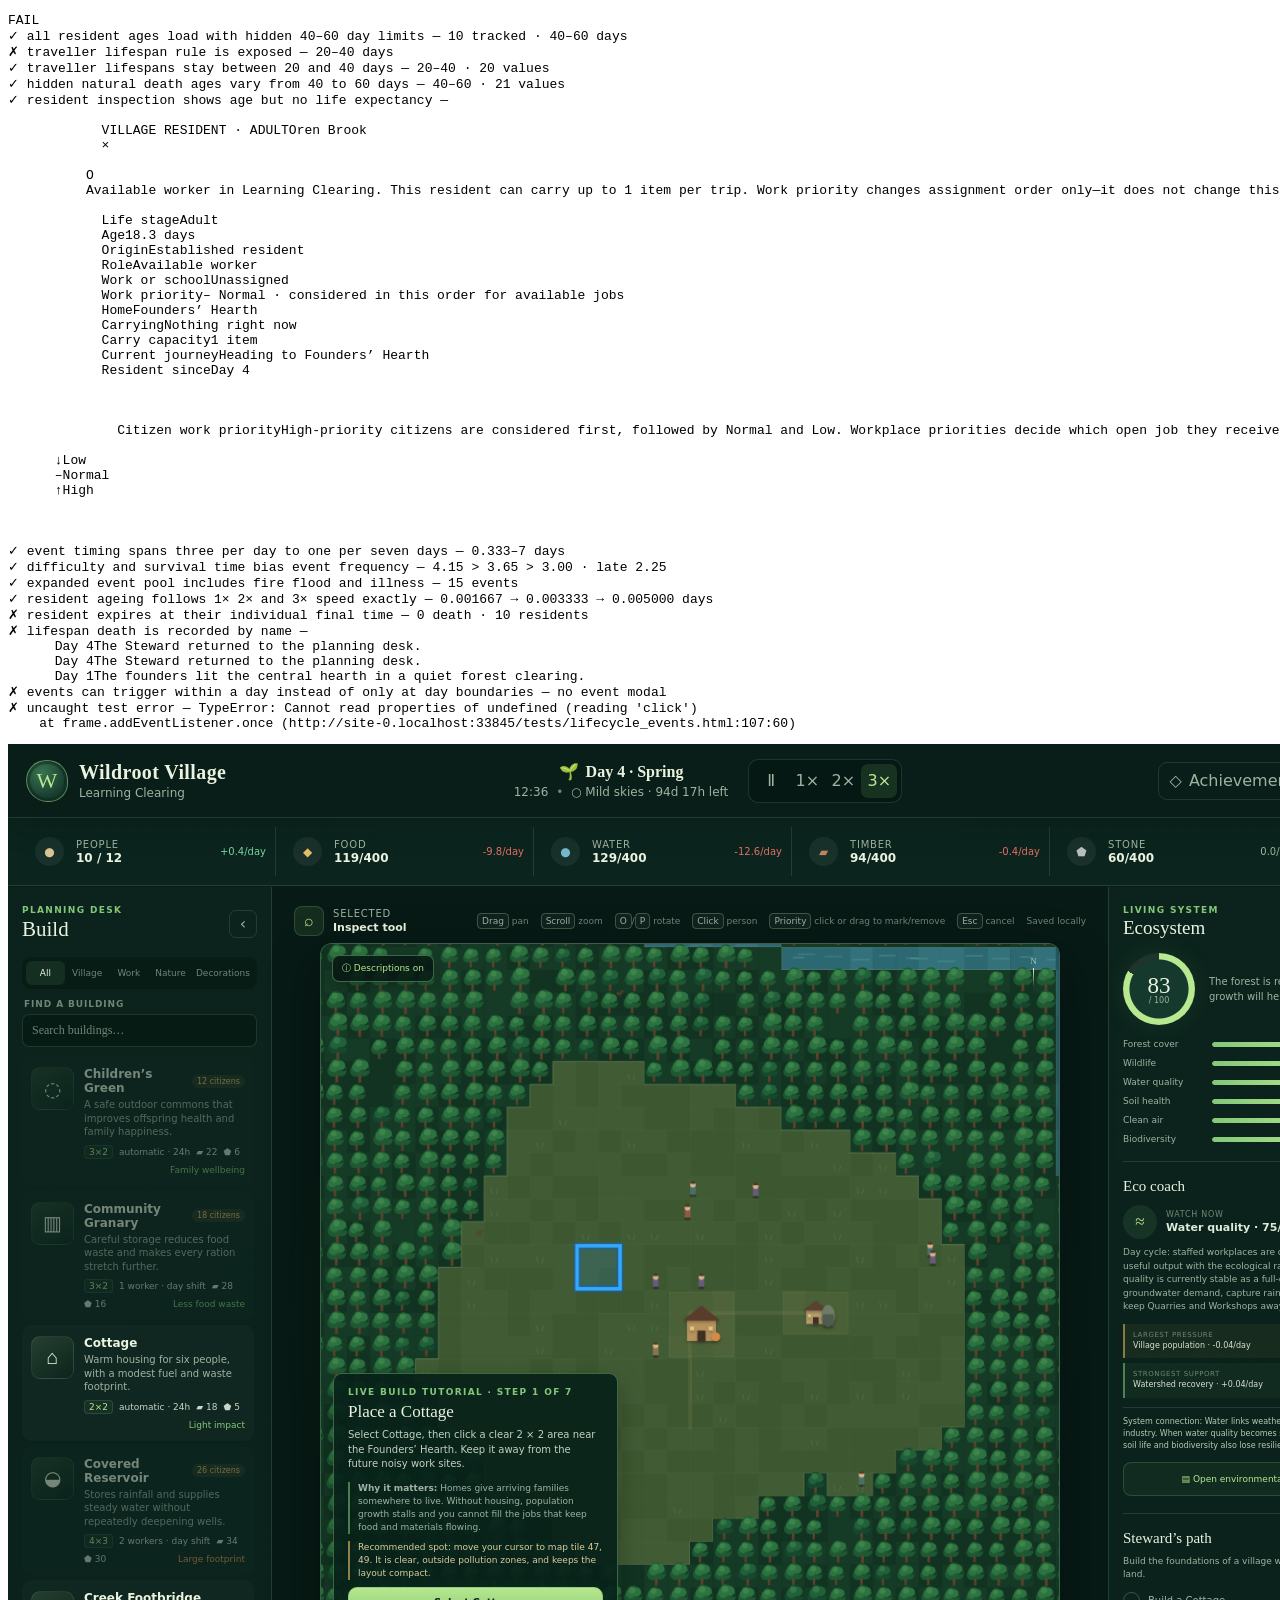
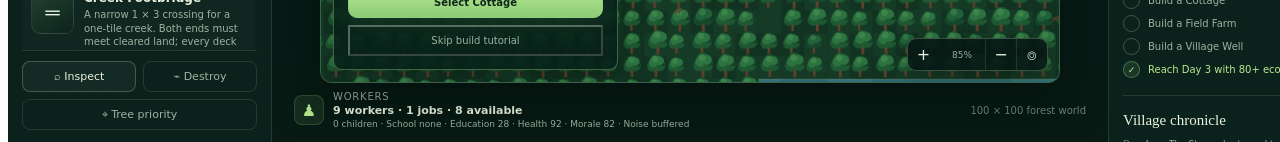
<file: tests/lifecycle_events.html>
<!DOCTYPE html>
<html><head><meta charset="utf-8">
<title>RUNNING</title>
<style>body{font-family:monospace} iframe{width:1400px;height:1000px;border:0}</style>
</head><body><pre id="result">RUNNING</pre>
<iframe id="game" src="../index.html?test=lifecycle-events"></iframe>
<script>
  const people = Array.from({ length: 10 }, (_, index) => {
    const deathAgeDays = index === 0 ? 40 : 40 + index * 2 % 21;
    const birthAt = index === 0 ? 10.2505 - deathAgeDays : 10.25 - (7 + index);
    return {
      id: index + 1,
      name: index === 0 ? "Aster Wayfarer" : `Resident ${index + 1}`,
      ageGroup: "adult",
      origin: index === 0 ? "traveller" : "established",
      joinedDay: index === 0 ? 2 : 1,
      joinedAt: index === 0 ? 2 : 1,
      birthAt,
      deathAgeDays,
      lifeEndsAt: birthAt + deathAgeDays,
      carryCapacity: 1 + index % 3
    };
  });
  localStorage.setItem("wildroot-village-save-v1", JSON.stringify({
    version: 2,
    villageName: "Life Cycle Test",
    difficulty: "balanced",
    day: 10,
    dayProgress: .25,
    speed: 1,
    paused: true,
    weather: "mild",
    weatherFrom: "mild",
    weatherBlend: 1,
    weatherStartedAt: 9,
    weatherDurationDays: 2,
    nextWeatherChange: 11,
    nextEventDay: 10.252,
    population: 10,
    demographics: { children: 0, adults: 10, elders: 0 },
    education: 28,
    health: 92,
    happiness: 82,
    resources: { food: 120, water: 130, wood: 95, stone: 60 },
    ecosystem: { forest: 92, wildlife: 87, water: 91, soil: 89, air: 96, biodiversity: 90 },
    terrainSeed: 913472,
    buildings: [{ type: "hearth", x: 49, y: 49, rotation: 0, builtDay: 1, id: 1 }],
    people,
    nextPersonId: 11,
    pendingTravellerResidents: 0,
    nextBuildingId: 2,
    camera: { x: 50, y: 50, zoom: .85 },
    stats: { naturalDeaths: 0, travellerDeaths: 0, travellingSettlersWelcomed: 0 }
  }));

  const frame = document.getElementById("game");
  const result = document.getElementById("result");
  const wait = ms => new Promise(resolve => setTimeout(resolve, ms));
  frame.addEventListener("load", async () => {
    const win = frame.contentWindow;
    const doc = frame.contentDocument;
    const checks = [];
    const check = (name, pass, detail = "") => checks.push({ name, pass: Boolean(pass), detail });
    try {
      await wait(250);
      doc.getElementById("continueGameButton").click();
      await wait(120);
      const canvas = doc.getElementById("gameCanvas");
      check("all resident ages load with hidden 40–60 day limits", canvas.dataset.lifespansTracked === "10" && canvas.dataset.residentLifespanMinDays === "40" && canvas.dataset.residentLifespanMaxDays === "60", `${canvas.dataset.lifespansTracked} tracked · ${canvas.dataset.residentLifespanMinDays}–${canvas.dataset.residentLifespanMaxDays} days`);
      check("traveller lifespan rule is exposed", canvas.dataset.travellerLifespanMinDays === "20" && canvas.dataset.travellerLifespanMaxDays === "40" && canvas.dataset.travellingResidents === "1", `${canvas.dataset.travellerLifespanMinDays}–${canvas.dataset.travellerLifespanMaxDays} days`);

      const travellerLifespans = Array.from({ length: 100 }, (_, index) => win.__wildrootTest.travellerLifespan(index + 1, 913472));
      check("traveller lifespans stay between 20 and 40 days", Math.min(...travellerLifespans) >= 20 && Math.max(...travellerLifespans) <= 40 && new Set(travellerLifespans).size >= 15, `${Math.min(...travellerLifespans)}–${Math.max(...travellerLifespans)} · ${new Set(travellerLifespans).size} values`);
      const residentDeathAges = Array.from({ length: 100 }, (_, index) => win.__wildrootTest.residentDeathAge(index + 1, 913472));
      check("hidden natural death ages vary from 40 to 60 days", Math.min(...residentDeathAges) === 40 && Math.max(...residentDeathAges) === 60 && new Set(residentDeathAges).size >= 15, `${Math.min(...residentDeathAges)}–${Math.max(...residentDeathAges)} · ${new Set(residentDeathAges).size} values`);
      check("resident inspection shows age but no life expectancy", win.__wildrootTest.openResident(2) && doc.querySelector(".resident-modal")?.textContent.includes("Age") && !doc.querySelector(".resident-modal")?.textContent.includes("Lifespan") && !doc.querySelector(".resident-modal")?.textContent.includes("remaining") && !doc.querySelector(".resident-modal")?.textContent.includes("Expected final day"), doc.querySelector(".resident-modal")?.textContent || "no resident modal");
      doc.querySelector(".resident-modal .sheet-close").click();
      await wait(80);

      const minimumGap = win.__wildrootTest.eventGap(0, "balanced", 1);
      const maximumGap = win.__wildrootTest.eventGap(1, "balanced", 1);
      const gentleGap = win.__wildrootTest.eventGap(.5, "gentle", 1);
      const balancedGap = win.__wildrootTest.eventGap(.5, "balanced", 1);
      const harshGap = win.__wildrootTest.eventGap(.5, "harsh", 1);
      const lateGap = win.__wildrootTest.eventGap(.5, "balanced", 180);
      check("event timing spans three per day to one per seven days", Math.abs(minimumGap - 1 / 3) < .0001 && maximumGap === 7 && canvas.dataset.eventMaximumPerDay === "3", `${minimumGap.toFixed(3)}–${maximumGap.toFixed(0)} days`);
      check("difficulty and survival time bias event frequency", gentleGap > balancedGap && balancedGap > harshGap && lateGap < balancedGap, `${gentleGap.toFixed(2)} > ${balancedGap.toFixed(2)} > ${harshGap.toFixed(2)} · late ${lateGap.toFixed(2)}`);

      const eventIds = win.__wildrootTest.eventIds();
      check("expanded event pool includes fire flood and illness", ["wildfire", "flood", "village_illness", "pollinator_decline", "invasive_vines", "fallen_old_tree"].every(id => eventIds.includes(id)) && Number(canvas.dataset.randomEventCount) >= 15, `${eventIds.length} events`);

      const startingLife = win.__wildrootTest.residentLife(2).lived;
      doc.querySelector('[data-speed="1"]').click();
      win.__wildrootTest.step(300);
      const ageAt1x = win.__wildrootTest.residentLife(2).lived - startingLife;
      doc.querySelector('[data-speed="2"]').click();
      win.__wildrootTest.step(300);
      const ageAt2x = win.__wildrootTest.residentLife(2).lived - startingLife - ageAt1x;
      doc.querySelector('[data-speed="3"]').click();
      win.__wildrootTest.step(300);
      const ageAt3x = win.__wildrootTest.residentLife(2).lived - startingLife - ageAt1x - ageAt2x;
      check("resident ageing follows 1× 2× and 3× speed exactly", Math.abs(ageAt2x / ageAt1x - 2) < .0001 && Math.abs(ageAt3x / ageAt1x - 3) < .0001, `${ageAt1x.toFixed(6)} → ${ageAt2x.toFixed(6)} → ${ageAt3x.toFixed(6)} days`);
      check("resident expires at their individual final time", canvas.dataset.naturalDeaths === "1" && canvas.dataset.travellingResidents === "0" && canvas.dataset.lifespansTracked === "9" && Number(canvas.dataset.villagers) === 9, `${canvas.dataset.naturalDeaths} death · ${canvas.dataset.lifespansTracked} residents`);
      check("lifespan death is recorded by name", doc.getElementById("eventLog").textContent.includes("Aster Wayfarer"), doc.getElementById("eventLog").textContent);
      await wait(100);
      check("events can trigger within a day instead of only at day boundaries", Boolean(doc.querySelector(".event-modal")) && doc.querySelector(".event-modal .eyebrow")?.textContent.includes("DAY 10"), doc.querySelector(".event-modal")?.textContent || "no event modal");
      doc.querySelectorAll(".event-modal [data-choice]")[1].click();
      await wait(80);
      check("illness event opens with prevention and care choices", win.__wildrootTest.openEvent("village_illness") && doc.querySelectorAll(".event-modal [data-choice]").length === 3, doc.querySelector(".event-modal")?.textContent || "no illness event");
      doc.querySelector('.event-modal [data-choice="1"]').click();
      await wait(80);
      win.__wildrootTest.step(50);
      check("untreated illness circulates for about four days", canvas.dataset.illnessActive === "true" && Number(canvas.dataset.illnessRemainingDays) > 3.9 && Number(canvas.dataset.illnessRemainingDays) <= 4, `${canvas.dataset.illnessRemainingDays} days remaining`);
    } catch (error) {
      checks.push({ name: "uncaught test error", pass: false, detail: String(error?.stack || error) });
    }
    const passed = checks.every(item => item.pass);
    result.textContent = `${passed ? "PASS" : "FAIL"}\n` + checks.map(item => `${item.pass ? "✓" : "✗"} ${item.name}${item.detail ? ` — ${item.detail}` : ""}`).join("\n");
    document.title = passed ? "PASS" : "FAIL";
  }, { once: true });
</script>
</body></html>
</file>
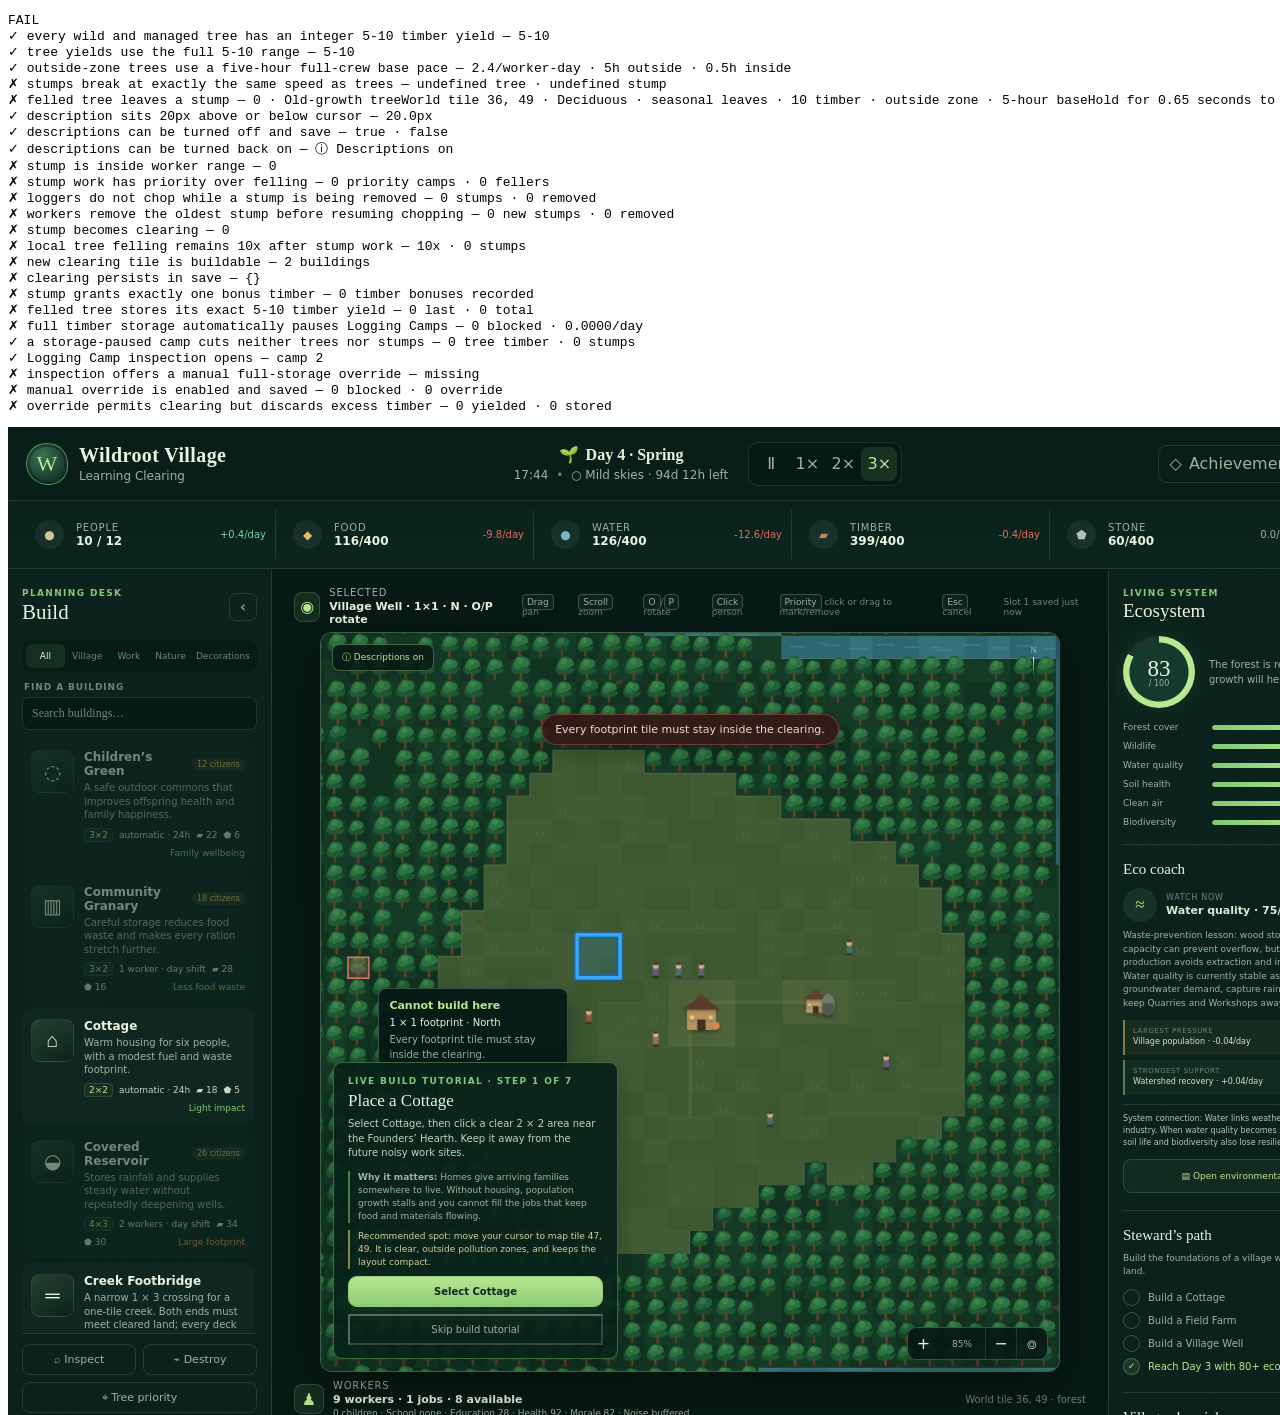
<file: tests/logging.html>
<!doctype html>
<meta charset="utf-8">
<title>Wildroot stump clearing test</title>
<style>body{font-family:monospace} iframe{width:1400px;height:1000px;border:0}</style>
<pre id="result">RUNNING</pre>
<iframe id="game" style="width:1400px;height:1000px;border:0"></iframe>
<script>
  localStorage.setItem("wildroot-village-save-v1", JSON.stringify({
    version: 2,
    villageName: "Stumpfield",
    difficulty: "balanced",
    day: 18,
    dayProgress: 0,
    speed: 1,
    paused: true,
    weather: "mild",
    weatherFrom: "mild",
    weatherBlend: 1,
    nextWeatherChange: 19.8,
    nextEventDay: 100,
    population: 10,
    demographics: { children: 0, adults: 10, elders: 0 },
    resources: { food: 180, water: 180, wood: 50, stone: 50 },
    terrainSeed: 12873465,
    buildings: [
      { type: "hearth", x: 49, y: 49, rotation: 0, builtDay: 1, id: 1 },
      { type: "lumber", x: 40, y: 48, rotation: 0, builtDay: 4, id: 2, loggingProgress: 0, stumpProgress: 0 }
    ],
    nextBuildingId: 3,
    loggedTrees: { "4835": 17 },
    clearedTiles: {},
    camera: { x: 50, y: 50, zoom: .85 }
  }));

  const frame = document.getElementById("game");
  const result = document.getElementById("result");
  const wait = ms => new Promise(resolve => setTimeout(resolve, ms));
  const pointOptions = (canvas, worldX, worldY) => {
    const rect = canvas.getBoundingClientRect();
    const scale = 28 * .85;
    return {
      bubbles: true, pointerId: 31, pointerType: "mouse", button: 0, buttons: 1,
      clientX: rect.left + ((384 + (worldX - 50) * scale) / 768) * rect.width,
      clientY: rect.top + ((384 + (worldY - 50) * scale) / 768) * rect.height
    };
  };
  const moveToWorld = (win, canvas, worldX, worldY) => {
    const options = pointOptions(canvas, worldX, worldY);
    canvas.dispatchEvent(new win.PointerEvent("pointermove", { ...options, buttons: 0 }));
    return options;
  };
  const clickWorld = (win, canvas, worldX, worldY) => {
    const options = pointOptions(canvas, worldX, worldY);
    canvas.dispatchEvent(new win.PointerEvent("pointermove", options));
    canvas.dispatchEvent(new win.PointerEvent("pointerdown", options));
    canvas.dispatchEvent(new win.PointerEvent("pointerup", { ...options, buttons: 0 }));
  };

  frame.addEventListener("load", async () => {
    const win = frame.contentWindow;
    const doc = frame.contentDocument;
    const checks = [];
    const check = (name, pass, detail = "") => checks.push({ name, pass: Boolean(pass), detail });
    try {
      await wait(250);
      doc.getElementById("continueGameButton").click();
      const canvas = doc.getElementById("gameCanvas");
      const wildYields = Array.from({ length: 400 }, (_, index) => win.__wildrootTest.wildTreeTimberYield(index % 100, Math.floor(index / 100), 913472));
      const managedYields = Array.from({ length: 160 }, (_, index) => win.__wildrootTest.managedTreeTimberYield(Math.floor(index / 16) + 1, index % 16, 913472));
      check("every wild and managed tree has an integer 5-10 timber yield", [...wildYields, ...managedYields].every(value => Number.isInteger(value) && value >= 5 && value <= 10), `${Math.min(...wildYields, ...managedYields)}-${Math.max(...wildYields, ...managedYields)}`);
      check("tree yields use the full 5-10 range", Math.min(...wildYields, ...managedYields) === 5 && Math.max(...wildYields, ...managedYields) === 10, `${Math.min(...wildYields, ...managedYields)}-${Math.max(...wildYields, ...managedYields)}`);
      check("outside-zone trees use a five-hour full-crew base pace", Number(canvas.dataset.treeFellingBaseRate) === 2.4 && canvas.dataset.outsideTreeFellingBaseHours === "5" && canvas.dataset.insideTreeFellingBaseHours === "0.5" && canvas.dataset.standardLoggingCrew === "2", `${canvas.dataset.treeFellingBaseRate}/worker-day · ${canvas.dataset.outsideTreeFellingBaseHours}h outside · ${canvas.dataset.insideTreeFellingBaseHours}h inside`);
      const initialLoggingWork = win.__wildrootTest.loggingWork(2, true);
      check("stumps break at exactly the same speed as trees", initialLoggingWork?.timberRate > 0 && Math.abs(initialLoggingWork.stumpRate - initialLoggingWork.stumpFellingRate) < .0001, `${initialLoggingWork?.stumpFellingRate?.toFixed(3)} tree · ${initialLoggingWork?.stumpRate?.toFixed(3)} stump`);
      const cursor = moveToWorld(win, canvas, 35.5, 48.5);
      const tooltip = doc.getElementById("tileTooltip");
      const tooltipRect = tooltip.getBoundingClientRect();
      const verticalGap = Math.min(Math.abs(tooltipRect.top - cursor.clientY), Math.abs(cursor.clientY - tooltipRect.bottom));
      check("felled tree leaves a stump", canvas.dataset.loggedTrees === "1" && doc.getElementById("tileTooltip").textContent.includes("Logging stump"), `${canvas.dataset.loggedTrees} · ${doc.getElementById("tileTooltip").textContent}`);
      check("description sits 20px above or below cursor", Math.abs(verticalGap - 20) <= 2, `${verticalGap.toFixed(1)}px`);
      doc.getElementById("descriptionToggle").click();
      moveToWorld(win, canvas, 35.5, 48.5);
      check("descriptions can be turned off and save", tooltip.hidden && canvas.dataset.descriptionsEnabled === "false" && JSON.parse(win.localStorage.getItem("wildroot-village-save-v1") || "{}").descriptionsEnabled === false, `${tooltip.hidden} · ${canvas.dataset.descriptionsEnabled}`);
      doc.getElementById("descriptionToggle").click();
      moveToWorld(win, canvas, 35.5, 48.5);
      check("descriptions can be turned back on", !tooltip.hidden && doc.getElementById("descriptionToggle").getAttribute("aria-pressed") === "true", doc.getElementById("descriptionToggle").textContent);
      check("stump is inside worker range", canvas.dataset.loggingStumpsInRange === "1", canvas.dataset.loggingStumpsInRange);
      check("stump work has priority over felling", canvas.dataset.stumpPriorityCamps === "1" && canvas.dataset.activeLoggingFellers === "0", `${canvas.dataset.stumpPriorityCamps} priority camps · ${canvas.dataset.activeLoggingFellers} fellers`);

      doc.querySelector('[data-speed="3"]').click();
      win.__wildrootTest.step(800);
      check("loggers do not chop while a stump is being removed", canvas.dataset.loggedTrees === "1" && canvas.dataset.stumpsRemoved === "0", `${canvas.dataset.loggedTrees} stumps · ${canvas.dataset.stumpsRemoved} removed`);
      win.__wildrootTest.step(600);
      check("workers remove the oldest stump before resuming chopping", canvas.dataset.stumpsRemoved === "1", `${canvas.dataset.loggedTrees} new stumps · ${canvas.dataset.stumpsRemoved} removed`);
      check("stump becomes clearing", canvas.dataset.clearedForestTiles === "1", canvas.dataset.clearedForestTiles);
      win.__wildrootTest.step(1300);
      check("local tree felling remains 10x after stump work", canvas.dataset.inRangeLoggingMultiplier === "10" && Number(canvas.dataset.loggedTrees) >= 1, `${canvas.dataset.inRangeLoggingMultiplier}x · ${canvas.dataset.loggedTrees} stumps`);

      doc.querySelector('[data-building="well"]').click();
      clickWorld(win, canvas, 35.5, 48.5);
      check("new clearing tile is buildable", canvas.dataset.buildingCount === "3", `${canvas.dataset.buildingCount} buildings`);
      const saved = JSON.parse(win.localStorage.getItem("wildroot-village-save-v1") || "{}");
      check("clearing persists in save", Boolean(saved.clearedTiles?.[4835]), JSON.stringify(saved.clearedTiles || {}));
      check("stump grants exactly one bonus timber", saved.stats?.stumpsRemoved === 1, `${saved.stats?.stumpsRemoved || 0} timber bonuses recorded`);
      check("felled tree stores its exact 5-10 timber yield", saved.stats?.treeTimberYielded >= 5 && saved.stats?.treeTimberYielded <= 10 && saved.stats?.lastTreeTimberYield === saved.stats?.treeTimberYielded, `${saved.stats?.lastTreeTimberYield || 0} last · ${saved.stats?.treeTimberYielded || 0} total`);

      const yieldedBeforeFullStorage = Number(canvas.dataset.treeTimberYielded);
      const storedBeforeFullStorage = Number(canvas.dataset.treeTimberStored);
      const stumpsBeforeFullStorage = Number(canvas.dataset.stumpsRemoved);
      win.__wildrootTest.fillTimberStorage();
      check("full timber storage automatically pauses Logging Camps", canvas.dataset.timberStorageFull === "true" && canvas.dataset.storageBlockedLoggingCamps === "1" && win.__wildrootTest.loggingWork(2, true).timberRate === 0, `${canvas.dataset.storageBlockedLoggingCamps} blocked · ${canvas.dataset.projectedLoggingTimberRate}/day`);
      win.__wildrootTest.step(5000);
      check("a storage-paused camp cuts neither trees nor stumps", Number(canvas.dataset.treeTimberYielded) === yieldedBeforeFullStorage && Number(canvas.dataset.stumpsRemoved) === stumpsBeforeFullStorage, `${canvas.dataset.treeTimberYielded} tree timber · ${canvas.dataset.stumpsRemoved} stumps`);

      check("Logging Camp inspection opens", win.__wildrootTest.openBuilding(2), "camp 2");
      const storageOverride = doc.getElementById("loggingStorageOverride");
      check("inspection offers a manual full-storage override", Boolean(storageOverride) && storageOverride.getAttribute("aria-pressed") === "false", storageOverride?.textContent || "missing");
      storageOverride?.click();
      check("manual override is enabled and saved", canvas.dataset.storageBlockedLoggingCamps === "0" && canvas.dataset.loggingFullStorageOverrides === "1" && JSON.parse(win.localStorage.getItem("wildroot-village-save-v1") || "{}").buildings?.find(building => building.id === 2)?.workWhenStorageFull === true, `${canvas.dataset.storageBlockedLoggingCamps} blocked · ${canvas.dataset.loggingFullStorageOverrides} override`);
      doc.querySelector(".sheet-close")?.click();
      win.__wildrootTest.step(6000);
      check("override permits clearing but discards excess timber", Number(canvas.dataset.treeTimberYielded) > yieldedBeforeFullStorage && Number(canvas.dataset.treeTimberStored) - storedBeforeFullStorage < 1, `${canvas.dataset.treeTimberYielded} yielded · ${canvas.dataset.treeTimberStored} stored`);
    } catch (error) {
      checks.push({ name: "uncaught test error", pass: false, detail: String(error?.stack || error) });
    }
    const passed = checks.every(item => item.pass);
    result.textContent = `${passed ? "PASS" : "FAIL"}\n` + checks.map(item => `${item.pass ? "✓" : "✗"} ${item.name}${item.detail ? ` — ${item.detail}` : ""}`).join("\n");
    document.title = passed ? "PASS" : "FAIL";
  }, { once: true });
  frame.src = "../index.html?test=logging";
</script>
</file>
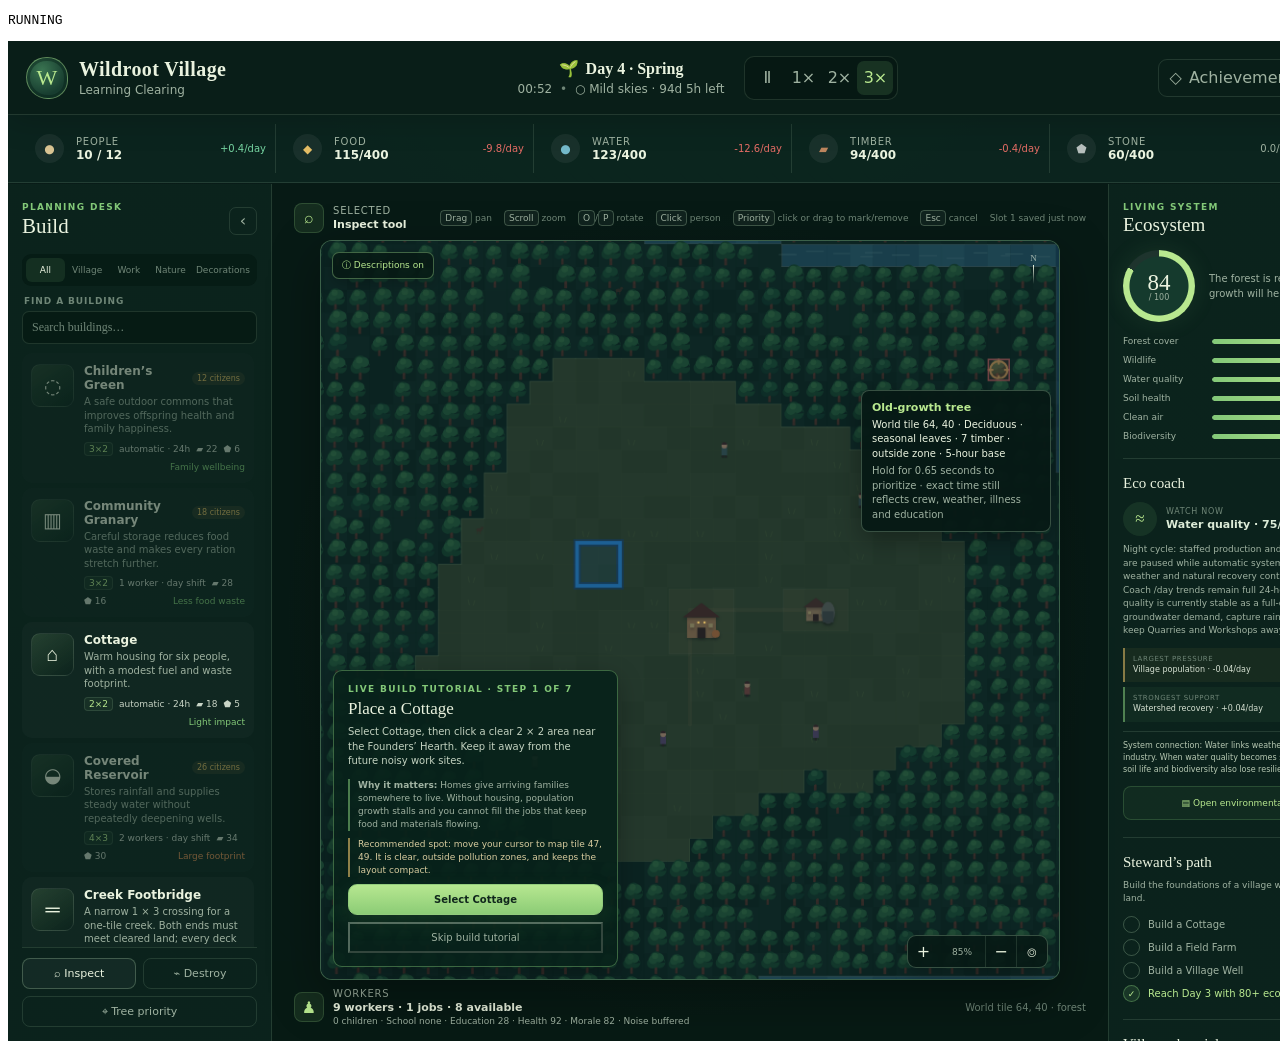
<file: tests/logging_priority_movement.html>
<!doctype html>
<meta charset="utf-8">
<title>Wildroot priority logging and nighttime movement test</title>
<style>body{font-family:monospace} iframe{width:1400px;height:1000px;border:0}</style>
<pre id="result">RUNNING</pre>
<iframe id="game" style="width:1400px;height:1000px;border:0"></iframe>
<script>
  localStorage.setItem("wildroot-village-save-v1", JSON.stringify({
    version: 2,
    villageName: "Nightwood",
    difficulty: "balanced",
    day: 10,
    dayProgress: .6,
    speed: 1,
    paused: true,
    weather: "mild",
    weatherFrom: "mild",
    weatherBlend: 1,
    nextWeatherChange: 99,
    nextEventDay: 100,
    population: 14,
    demographics: { children: 0, adults: 14, elders: 0 },
    ecosystem: { forest: 96, wildlife: 90, water: 92, soil: 92, air: 94, biodiversity: 92 },
    resources: { food: 300, water: 300, wood: 100, stone: 100 },
    terrainSeed: 12873465,
    buildings: [
      { type: "hearth", x: 49, y: 49, rotation: 0, builtDay: 1, id: 1 },
      { type: "cottage", x: 46, y: 52, rotation: 0, builtDay: 3, id: 2 },
      { type: "lumber", x: 40, y: 48, rotation: 0, builtDay: 4, id: 3, loggingProgress: 0, stumpProgress: 0 },
      { type: "well", x: 53, y: 50, rotation: 0, builtDay: 5, id: 4 }
    ],
    nextBuildingId: 5,
    loggedTrees: {},
    clearedTiles: {},
    priorityTrees: {},
    remoteStumps: {},
    camera: { x: 50, y: 50, zoom: .85 }
  }));

  const frame = document.getElementById("game");
  const result = document.getElementById("result");
  const wait = ms => new Promise(resolve => setTimeout(resolve, ms));
  const pointOptions = (canvas, worldX, worldY, pointerId = 81) => {
    const rect = canvas.getBoundingClientRect();
    const scale = 28 * .85;
    return {
      bubbles: true, pointerId, pointerType: "mouse", button: 0, buttons: 1,
      clientX: rect.left + ((384 + (worldX - 50) * scale) / 768) * rect.width,
      clientY: rect.top + ((384 + (worldY - 50) * scale) / 768) * rect.height
    };
  };
  const moveToWorld = (win, canvas, worldX, worldY) => {
    const options = pointOptions(canvas, worldX, worldY);
    canvas.dispatchEvent(new win.PointerEvent("pointermove", { ...options, buttons: 0 }));
  };
  const holdWorld = async (win, canvas, worldX, worldY) => {
    const options = pointOptions(canvas, worldX, worldY, 82);
    canvas.dispatchEvent(new win.PointerEvent("pointermove", { ...options, buttons: 0 }));
    canvas.dispatchEvent(new win.PointerEvent("pointerdown", options));
    await wait(760);
    canvas.dispatchEvent(new win.PointerEvent("pointerup", { ...options, buttons: 0 }));
  };

  frame.addEventListener("load", async () => {
    const win = frame.contentWindow;
    const doc = frame.contentDocument;
    const checks = [];
    const check = (name, pass, detail = "") => checks.push({ name, pass: Boolean(pass), detail });
    try {
      await wait(250);
      doc.getElementById("continueGameButton").click();
      await wait(350);
      const canvas = doc.getElementById("gameCanvas");
      doc.getElementById("inspectTool").click();
      doc.querySelector('[data-speed="3"]').click();
      win.__wildrootTest.step(15000);

      check("staffed logging stops completely at night", canvas.dataset.staffedProductionActive === "false" && canvas.dataset.loggedTrees === "0" && canvas.dataset.activeLoggingFellers === "0" && canvas.dataset.activeLoggingMultiplier === "0", `${canvas.dataset.loggedTrees} stumps · ${canvas.dataset.activeLoggingFellers} fellers · ${canvas.dataset.activeLoggingMultiplier}x`);
      check("worker-free Well production continues at night", canvas.dataset.passiveProductionActive === "true" && Number(canvas.dataset.currentRateWater) > 0 && Number(canvas.dataset.passiveBuildingsOperating) >= 3, `${canvas.dataset.currentRateWater} water/day now · ${canvas.dataset.passiveBuildingsOperating} automatic buildings`);
      check("xx/day trends remain full-day averages at night", canvas.dataset.productionRateDisplay === "24-hour-average" && Number(canvas.dataset.productionRateWood) > 0 && Number(canvas.dataset.currentRateWood) < 0 && doc.getElementById("woodTrend").textContent.startsWith("+"), `${canvas.dataset.productionRateWood} average · ${canvas.dataset.currentRateWood} now · ${doc.getElementById("woodTrend").textContent}`);
      check("villagers use the faster walking pace", canvas.dataset.villagerSpeedMultiplier === "1.65", canvas.dataset.villagerSpeedMultiplier);
      check("every resident receives a home", canvas.dataset.homedVillagers === "14", canvas.dataset.homedVillagers);
      check("every resident enters a house at night", canvas.dataset.nightHomeTargets === "14" && canvas.dataset.villagersIndoors === "14" && canvas.dataset.villagersOutdoors === "0" && canvas.dataset.villagersOnBuildingPaths === "0", `${canvas.dataset.villagersIndoors} indoors · ${canvas.dataset.villagersOutdoors} outdoors · ${canvas.dataset.villagersOnBuildingPaths} left on paths`);
      check("villagers never walk in forest or central icons", canvas.dataset.villagersInForest === "0" && canvas.dataset.villagersOnIcons === "0", `${canvas.dataset.villagersInForest} forest · ${canvas.dataset.villagersOnIcons} icons`);

      win.__wildrootTest.step(16000);
      check("staffed logging resumes at 07:00 and keeps its 10x zone speed", canvas.dataset.staffedProductionActive === "true" && canvas.dataset.inRangeLoggingMultiplier === "10" && Number(canvas.dataset.loggedTrees) >= 1, `${canvas.dataset.staffedProductionActive} · ${canvas.dataset.inRangeLoggingMultiplier}x · ${canvas.dataset.loggedTrees} stumps`);
      check("residents emerge for the day shift", canvas.dataset.villagersIndoors === "0" && canvas.dataset.villagersOutdoors === canvas.dataset.villagers, `${canvas.dataset.villagersOutdoors} / ${canvas.dataset.villagers} outdoors`);

      let tree = null;
      for (let y = 39; y <= 60 && !tree; y++) {
        for (let x = 63; x <= 65 && !tree; x++) {
          moveToWorld(win, canvas, x + .5, y + .5);
          if (doc.getElementById("tileTooltip").textContent.includes("Old-growth tree")) tree = { x, y };
        }
      }
      check("found a standing tree beyond the camp circle", Boolean(tree), tree ? `${tree.x + 1},${tree.y + 1}` : "none visible");
      if (tree) {
        await holdWorld(win, canvas, tree.x + .5, tree.y + .5);
        check("long hold marks tree priority", canvas.dataset.priorityTrees === "1" && canvas.dataset.treesPrioritized === "1", `${canvas.dataset.priorityTrees} marked · ${canvas.dataset.treesPrioritized} total`);
        check("outside-circle priority uses regular pace", canvas.dataset.activeLoggingMultiplier === "1", `${canvas.dataset.activeLoggingMultiplier}x`);
        check("marked tree overrides the existing stump queue", canvas.dataset.priorityTreesOverrideStumps === "1" && canvas.dataset.stumpPriorityCamps === "0" && canvas.dataset.activeLoggingFellers === "2", `${canvas.dataset.priorityTreesOverrideStumps} override · ${canvas.dataset.activeLoggingFellers} fellers`);
        const savedPriority = JSON.parse(win.localStorage.getItem("wildroot-village-save-v1") || "{}");
        check("priority target saves", Object.keys(savedPriority.priorityTrees || {}).length === 1, JSON.stringify(savedPriority.priorityTrees || {}));
        await holdWorld(win, canvas, tree.x + .5, tree.y + .5);
        const savedUnprioritized = JSON.parse(win.localStorage.getItem("wildroot-village-save-v1") || "{}");
        check("holding a marked tree removes its priority", canvas.dataset.priorityTrees === "0" && canvas.dataset.treesUnprioritized === "1" && Object.keys(savedUnprioritized.priorityTrees || {}).length === 0, `${canvas.dataset.priorityTrees} marked · ${canvas.dataset.treesUnprioritized} removed`);
        await holdWorld(win, canvas, tree.x + .5, tree.y + .5);
        check("the same standing tree can be prioritized again", canvas.dataset.priorityTrees === "1" && canvas.dataset.treesPrioritized === "2", `${canvas.dataset.priorityTrees} marked · ${canvas.dataset.treesPrioritized} total marks`);

        win.__wildrootTest.step(14000);
        moveToWorld(win, canvas, tree.x + .5, tree.y + .5);
        check("remote priority tree becomes a priority stump", canvas.dataset.priorityTrees === "0" && canvas.dataset.priorityTreesFelled === "1" && canvas.dataset.priorityStumps === "1" && doc.getElementById("tileTooltip").textContent.includes("High-priority stump"), `${canvas.dataset.priorityTreesFelled} felled · ${canvas.dataset.priorityStumps} priority stumps`);
        check("priority stump remains assigned to its remote camp", canvas.dataset.remoteLoggingStumps === "1", canvas.dataset.remoteLoggingStumps);
        const remoteStumpWork = win.__wildrootTest.loggingWork(3, true);
        check("remote stump uses the same regular speed as its tree", Math.abs(remoteStumpWork.stumpRate - remoteStumpWork.stumpFellingRate) < .0001, `${remoteStumpWork.stumpFellingRate.toFixed(3)} tree · ${remoteStumpWork.stumpRate.toFixed(3)} stump`);

        win.__wildrootTest.step(14000);
        check("priority stump is removed before the ordinary stump", canvas.dataset.priorityStumps === "0" && canvas.dataset.priorityStumpsRemoved === "1" && canvas.dataset.remoteLoggingStumps === "0" && canvas.dataset.loggedTrees === "1", `${canvas.dataset.priorityStumpsRemoved} priority removed · ${canvas.dataset.loggedTrees} ordinary waiting`);

        const residentsAccountedFor = Number(canvas.dataset.villagersIndoors) + Number(canvas.dataset.villagersOutdoors) === Number(canvas.dataset.villagers);
        const residentsMatchCurrentShift = canvas.dataset.staffedProductionActive === "true"
          ? canvas.dataset.villagersIndoors === "0"
          : Number(canvas.dataset.villagersIndoors) > 0;
        check("residents follow the current work shift after overnight-paused work", residentsAccountedFor && residentsMatchCurrentShift, `${canvas.dataset.staffedProductionActive === "true" ? "day" : "night"} · ${canvas.dataset.villagersIndoors} indoors · ${canvas.dataset.villagersOutdoors} / ${canvas.dataset.villagers} outdoors`);
      }
    } catch (error) {
      checks.push({ name: "uncaught test error", pass: false, detail: String(error?.stack || error) });
    }
    const passed = checks.every(item => item.pass);
    result.textContent = `${passed ? "PASS" : "FAIL"}\n` + checks.map(item => `${item.pass ? "✓" : "✗"} ${item.name}${item.detail ? ` — ${item.detail}` : ""}`).join("\n");
    document.title = passed ? "PASS" : "FAIL";
  }, { once: true });
  frame.src = "../index.html?test=logging-priority-movement";
</script>
</file>
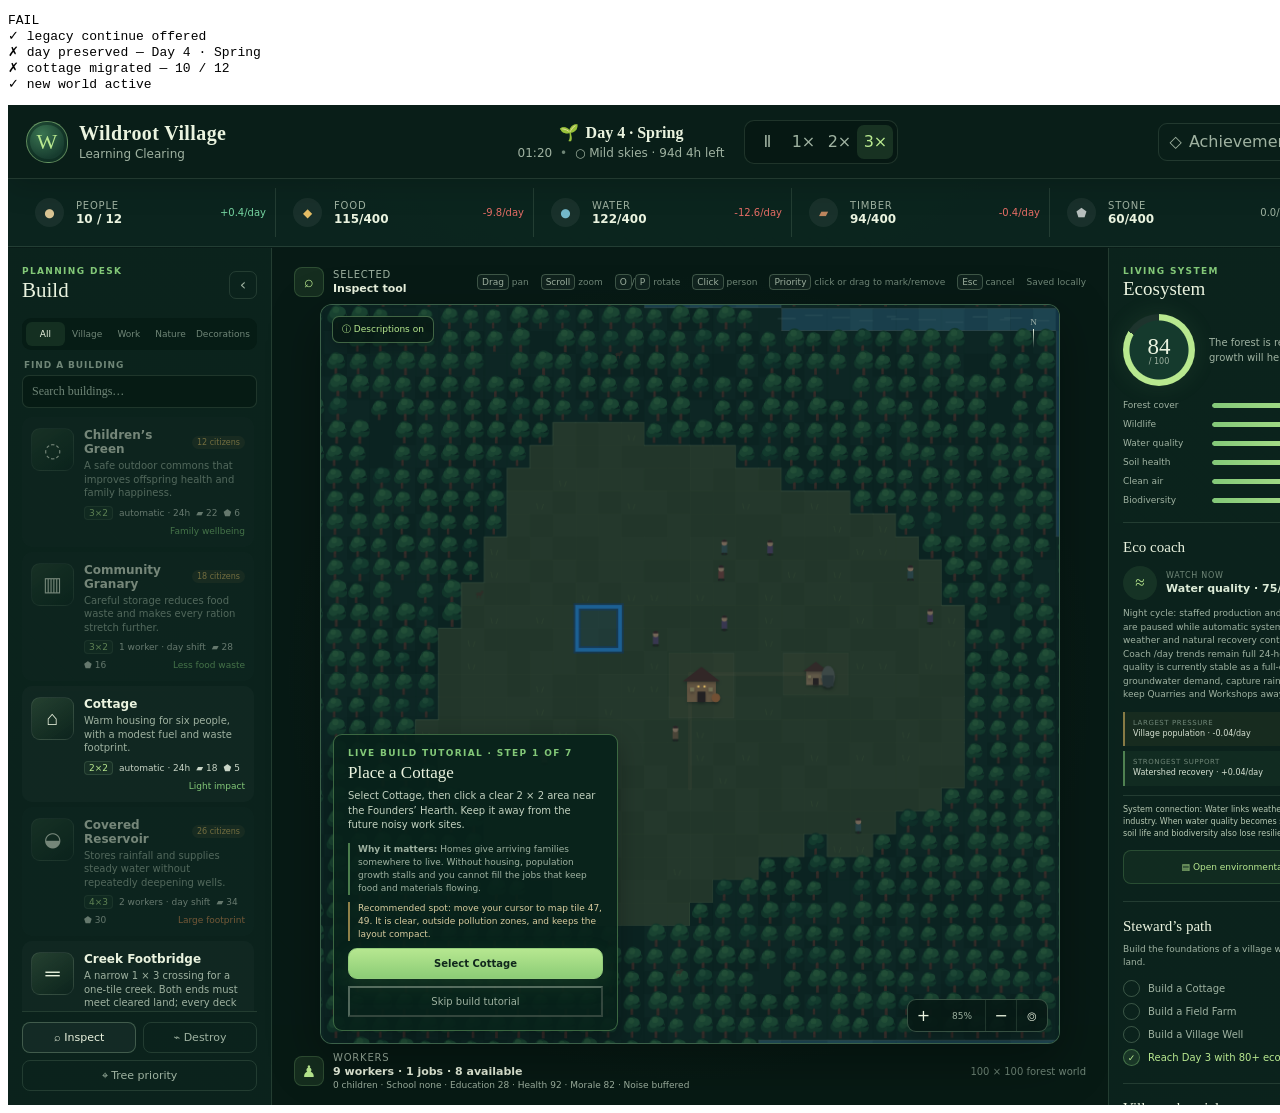
<file: tests/migration.html>
<!doctype html>
<meta charset="utf-8">
<title>Wildroot migration test</title>
<pre id="result">RUNNING</pre>
<iframe id="game" style="width:1400px;height:1000px;border:0"></iframe>
<script>
  const tiles = Array(900).fill(null);
  tiles[15 * 30 + 15] = { type: "hearth", builtDay: 1, id: 1 };
  tiles[15 * 30 + 16] = { type: "cottage", builtDay: 2, id: 2 };
  localStorage.setItem("wildroot-village-save-v1", JSON.stringify({
    version: 1,
    villageName: "Legacy Grove",
    difficulty: "balanced",
    day: 7,
    dayProgress: .25,
    speed: 2,
    weather: "rain",
    population: 9,
    health: 90,
    happiness: 80,
    resources: { food: 140, water: 150, wood: 50, stone: 40 },
    ecosystem: { forest: 88, wildlife: 84, water: 89, soil: 87, air: 95, biodiversity: 86 },
    tiles,
    logs: [],
    completedObjectives: [],
    buffs: {}
  }));

  const frame = document.getElementById("game");
  const result = document.getElementById("result");
  frame.addEventListener("load", () => {
    const doc = frame.contentDocument;
    setTimeout(() => {
      const checks = [];
      const check = (name, pass, detail = "") => checks.push({ name, pass, detail });
      try {
        check("legacy continue offered", !doc.getElementById("continueGameButton").hidden);
        doc.getElementById("continueGameButton").click();
        setTimeout(() => {
          check("day preserved", doc.getElementById("dayLabel").textContent.includes("Day 7"), doc.getElementById("dayLabel").textContent);
          check("cottage migrated", doc.getElementById("populationValue").textContent.includes("/ 18"), doc.getElementById("populationValue").textContent);
          check("new world active", doc.getElementById("coordinatesLabel").textContent.includes("100 × 100"));
          const passed = checks.every(item => item.pass);
          result.textContent = `${passed ? "PASS" : "FAIL"}\n` + checks.map(item => `${item.pass ? "✓" : "✗"} ${item.name}${item.detail ? ` — ${item.detail}` : ""}`).join("\n");
          document.title = passed ? "PASS" : "FAIL";
        }, 500);
      } catch (error) {
        result.textContent = `FAIL\n${error.stack || error}`;
        document.title = "FAIL";
      }
    }, 300);
  }, { once: true });
  frame.src = "../index.html";
</script>
</file>
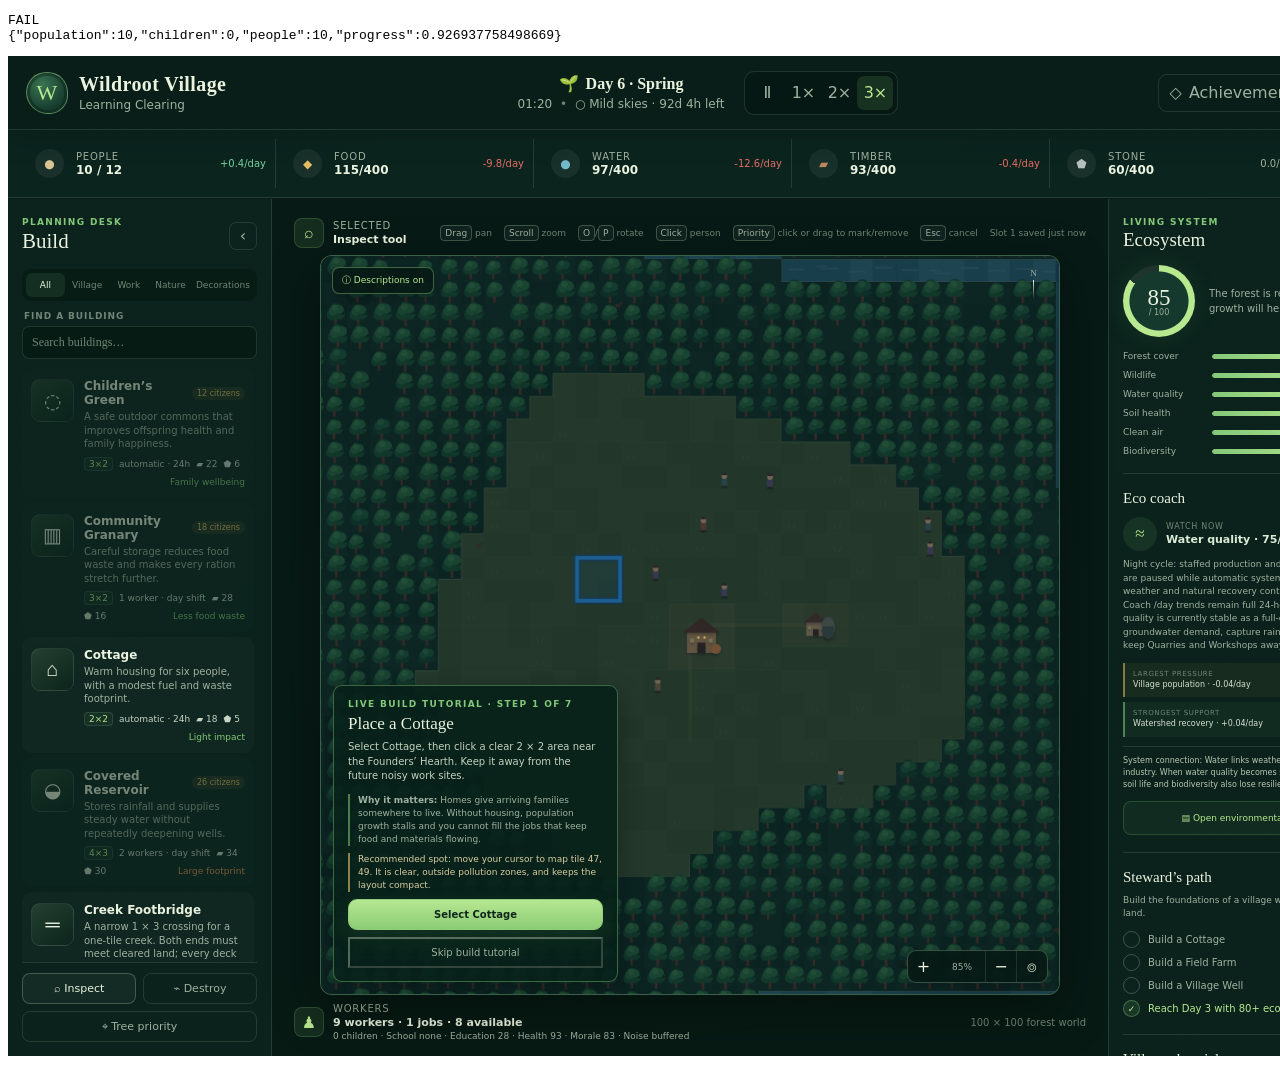
<file: tests/population_growth.html>
<!doctype html>
<meta charset="utf-8">
<title>RUNNING</title>
<style>body{font-family:monospace} iframe{width:1400px;height:1000px;border:0}</style>
<pre id="result">RUNNING</pre>
<iframe id="game" src="../index.html?test=population-growth"></iframe>
<script>
  localStorage.setItem("wildroot-village-save-v1", JSON.stringify({
    version: 2,
    villageName: "Population Growth Test",
    difficulty: "balanced",
    day: 1, dayProgress: 0, speed: 1, paused: true,
    weather: "mild", weatherFrom: "mild", weatherBlend: 1,
    weatherStartedAt: 1, weatherDurationDays: 2, nextWeatherChange: 3, nextEventDay: 99,
    population: 10, demographics: { children: 0, adults: 10, elders: 0 },
    education: 28, health: 92, happiness: 82,
    resources: { food: 300, water: 300, wood: 77, stone: 55 },
    ecosystem: { forest: 92, wildlife: 87, water: 91, soil: 89, air: 96, biodiversity: 90 },
    terrainSeed: 913472,
    buildings: [
      { type: "hearth", x: 49, y: 49, rotation: 0, builtDay: 1, id: 1 },
      { type: "cottage", x: 45, y: 49, rotation: 0, builtDay: 1, id: 2 }
    ],
    people: [], nextPersonId: 1, pendingTravellerResidents: 0, populationChangeProgress: 0,
    nextBuildingId: 3, camera: { x: 50, y: 50, zoom: .85 }, stats: {}
  }));
  const frame = document.getElementById("game");
  const result = document.getElementById("result");
  const wait = ms => new Promise(resolve => setTimeout(resolve, ms));
  frame.addEventListener("load", async () => {
    try {
      await wait(250);
      const doc = frame.contentDocument;
      const win = frame.contentWindow;
      doc.getElementById("continueGameButton").click();
      await wait(80);
      win.__wildrootTest.stepDays(2);
      const dynamics = win.__wildrootTest.populationDynamics();
      const pass = dynamics.people === 11 && dynamics.children === 1 && dynamics.progress >= 0 && dynamics.progress < 1;
      result.textContent = `${pass ? "PASS" : "FAIL"}\n${JSON.stringify(dynamics)}`;
      document.title = pass ? "PASS" : "FAIL";
    } catch (error) {
      result.textContent = `FAIL\n${error?.stack || error}`;
      document.title = "FAIL";
    }
  }, { once: true });
</script>
</file>
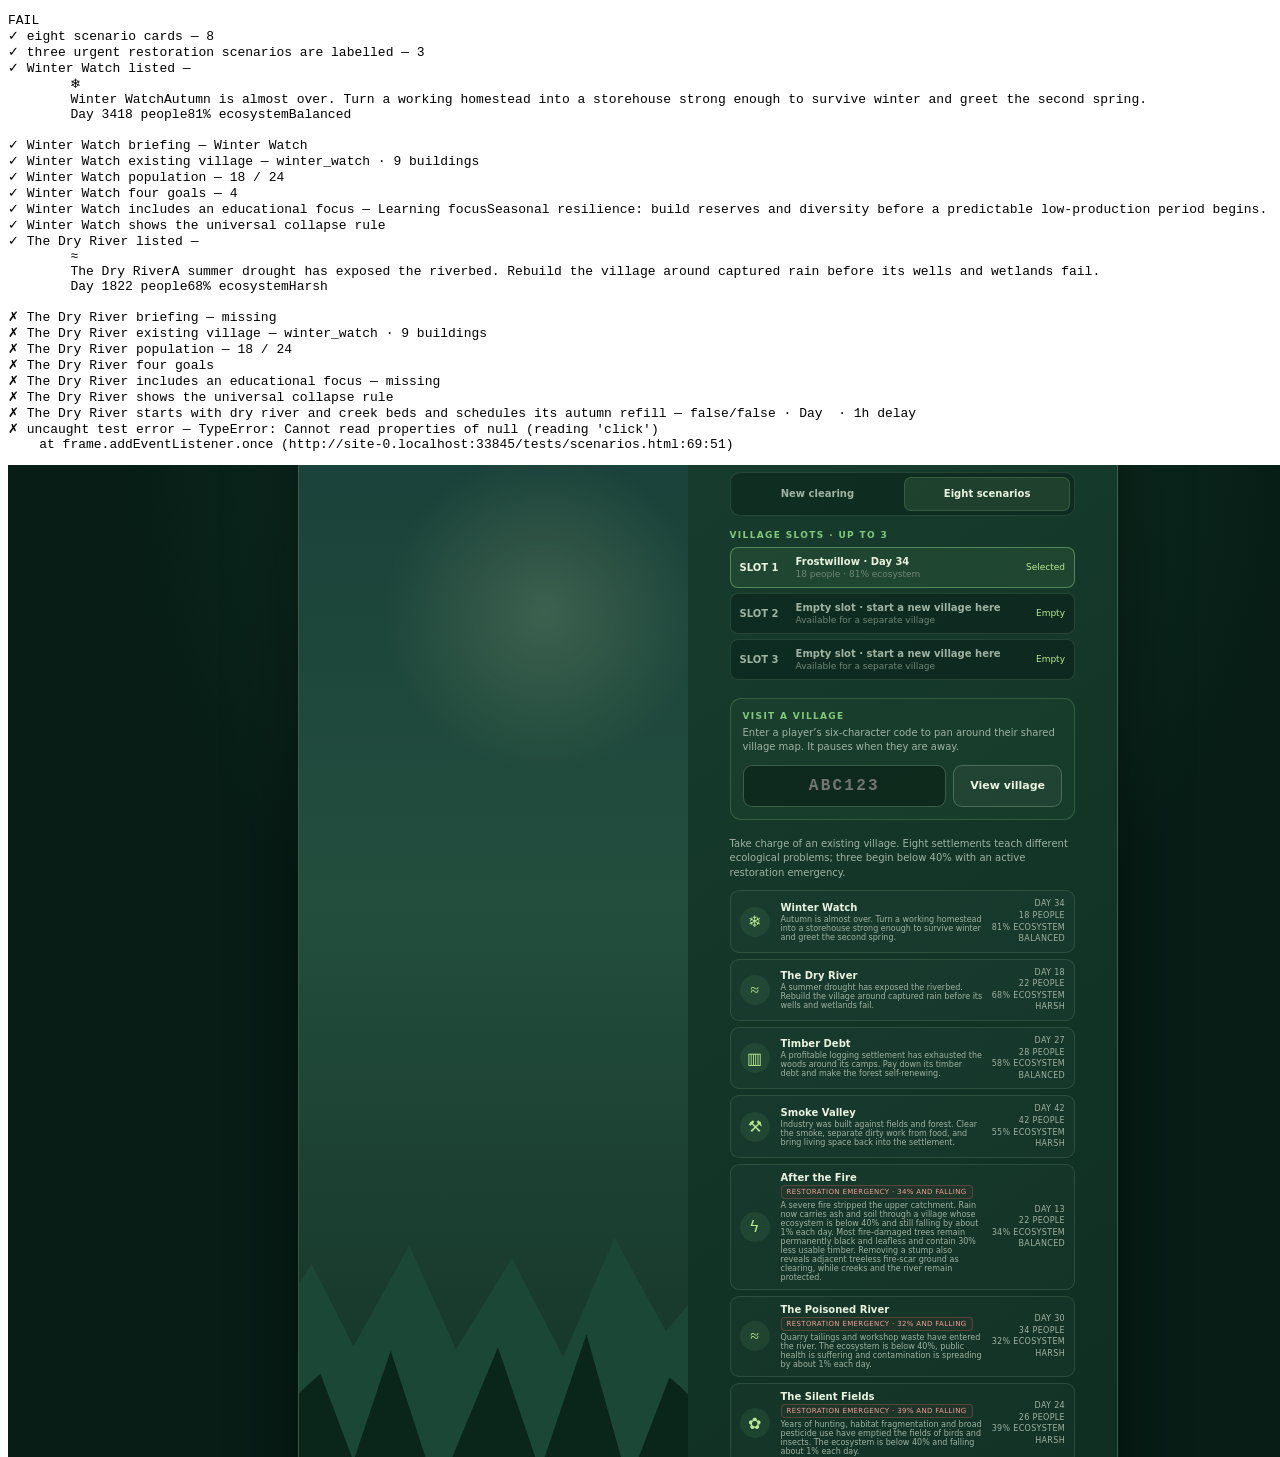
<file: tests/scenarios.html>
<!doctype html>
<meta charset="utf-8">
<title>Wildroot scenario test</title>
<style>body{font-family:monospace} iframe{width:1400px;height:1000px;border:0}</style>
<pre id="result">RUNNING</pre>
<iframe id="game"></iframe>
<script>
  const result = document.getElementById("result");
  const frame = document.getElementById("game");
  localStorage.clear();
  const wait = ms => new Promise(resolve => setTimeout(resolve, ms));
  const expected = {
    winter_watch: { name: "Winter Watch", people: 18 },
    dry_river: { name: "The Dry River", people: 22 },
    timber_debt: { name: "Timber Debt", people: 28 },
    smoke_valley: { name: "Smoke Valley", people: 42 },
    burned_watershed: { name: "After the Fire", people: 22, restoration: true },
    poisoned_river: { name: "The Poisoned River", people: 34, restoration: true },
    silent_fields: { name: "The Silent Fields", people: 26, restoration: true },
    green_city: { name: "The Green City", people: 68 }
  };

  frame.addEventListener("load", async () => {
    const win = frame.contentWindow;
    const doc = frame.contentDocument;
    const checks = [];
    const check = (name, pass, detail = "") => checks.push({ name, pass: Boolean(pass), detail });
    try {
      doc.getElementById("scenarioModeButton").click();
      check("eight scenario cards", doc.querySelectorAll("#scenarioList [data-scenario]").length === 8, doc.querySelectorAll("#scenarioList [data-scenario]").length);
      check("three urgent restoration scenarios are labelled", doc.querySelectorAll(".restoration-scenario-tag").length === 3, doc.querySelectorAll(".restoration-scenario-tag").length);

      for (const [id, data] of Object.entries(expected)) {
        const option = doc.querySelector(`[data-scenario="${id}"]`);
        check(`${data.name} listed`, Boolean(option), option?.textContent || "missing");
        option.click();
        await wait(120);
        const canvas = doc.getElementById("gameCanvas");
        check(`${data.name} briefing`, doc.getElementById("scenarioTitle")?.textContent === data.name, doc.getElementById("scenarioTitle")?.textContent || "missing");
        check(`${data.name} existing village`, canvas.dataset.scenario === id && Number(canvas.dataset.buildingCount) >= 8, `${canvas.dataset.scenario} · ${canvas.dataset.buildingCount} buildings`);
        check(`${data.name} population`, doc.getElementById("populationValue").textContent.startsWith(String(data.people)), doc.getElementById("populationValue").textContent);
        check(`${data.name} four goals`, doc.querySelectorAll(".scenario-goal").length === 4, doc.querySelectorAll(".scenario-goal").length);
        check(`${data.name} includes an educational focus`, (doc.querySelector("[data-scenario-learning]")?.textContent || "").includes("Learning focus") && (doc.querySelector("[data-scenario-learning]")?.textContent || "").length > 70, doc.querySelector("[data-scenario-learning]")?.textContent || "missing");
        check(`${data.name} shows the universal collapse rule`, (doc.querySelector(".scenario-briefing")?.textContent || "").includes("below 5% overall") && (doc.querySelector(".scenario-briefing")?.textContent || "").includes("indicator reaches 0%"));
        if (id === "dry_river") {
          check("The Dry River starts with dry river and creek beds and schedules its autumn refill", canvas.dataset.riverDry === "true" && canvas.dataset.creeksDry === "true" && canvas.dataset.dryRiverRefillAt === "30" && canvas.dataset.dryRiverGushDelayHours === "1", `${canvas.dataset.riverDry}/${canvas.dataset.creeksDry} · Day ${canvas.dataset.dryRiverRefillAt} · ${canvas.dataset.dryRiverGushDelayHours}h delay`);
        }
        if (id === "burned_watershed") {
          check("After the Fire creates permanent black leafless trees", Number(canvas.dataset.burnedTreeCount) > 0 && canvas.dataset.burnedTreeLeafState === "permanent-leafless" && canvas.dataset.burnedTreeColour === "black", `${canvas.dataset.burnedTreeCount} trees · ${canvas.dataset.burnedTreeLeafState} · ${canvas.dataset.burnedTreeColour}`);
          let burnedTree = null;
          for (let y = 0; y < 100 && !burnedTree; y++) {
            for (let x = 0; x < 100; x++) {
              const info = win.__wildrootTest.burnedTreeInfo(x, y);
              if (info.standing && info.burned) { burnedTree = info; break; }
            }
          }
          const expectedYield = burnedTree ? Math.round(burnedTree.baseYield * 0.7 * 10) / 10 : null;
          check("burned trees keep the winter silhouette in every season", burnedTree?.leafAmount === 0 && burnedTree?.evergreen === false && burnedTree?.trunkColour === "#111111", JSON.stringify(burnedTree));
          check("burned trees contain exactly 30% less timber", burnedTree?.timberMultiplier === 0.7 && burnedTree?.timberYield === expectedYield && canvas.dataset.burnedTreeTimberReductionPercent === "30", JSON.stringify(burnedTree));
        }
        if (data.restoration) {
          const forecast = Number(canvas.dataset.ecosystemDailyForecast);
          check(`${data.name} starts below 40%`, canvas.dataset.restorationScenario === "true" && Number(canvas.dataset.scenarioStartingEcosystem) < 40, canvas.dataset.scenarioStartingEcosystem);
          const crisisText = doc.querySelector("[data-restoration-crisis]")?.textContent || "";
          check(`${data.name} starts at a displayed -1.0 ecosystem per day`, forecast >= -1.05 && forecast < -0.95 && crisisText.includes("Active decline") && crisisText.includes("-1.0 ecosystem/day"), `${forecast.toFixed(3)} · ${crisisText || "missing"}`);
          check(`${data.name} explains how to stop its crisis`, (doc.querySelector(".scenario-briefing")?.textContent || "").includes("Stop the crisis"));
        }
        if (id !== "green_city") {
          doc.getElementById("scenarioBackButton").click();
          await wait(80);
          doc.getElementById("scenarioModeButton").click();
        }
      }

      doc.getElementById("scenarioBeginButton").click();
      await wait(420);
      check("scenario begins running", !doc.getElementById("pauseButton").textContent.includes("▶") && !doc.querySelector(".scenario-briefing"));
      check("scenario goals on planning desk", doc.querySelector(".objective-card h3").textContent === "The Green City" && doc.querySelectorAll("#objectiveList .objective-item").length === 4, doc.querySelector(".objective-card")?.textContent || "missing");
      check("scenario saved", JSON.parse(win.localStorage.getItem("wildroot-village-save-v1") || "{}").scenarioId === "green_city");
      const allBelow = { forest: 4.99, wildlife: 4.99, water: 4.99, soil: 4.99, air: 4.99, biodiversity: 4.99 };
      const oneFailed = { forest: 100, wildlife: 100, water: 0, soil: 100, air: 100, biodiversity: 100 };
      const boundary = { forest: 5, wildlife: 5, water: 5, soil: 5, air: 5, biodiversity: 5 };
      check("overall ecosystem below 5% causes collapse", win.__wildrootTest.ecosystemCollapse(allBelow)?.type === "overall");
      check("any single zero indicator causes collapse", win.__wildrootTest.ecosystemCollapse(oneFailed)?.type === "indicator" && win.__wildrootTest.ecosystemCollapse(oneFailed)?.metric === "water");
      check("exactly 5% overall remains above the collapse line", win.__wildrootTest.ecosystemCollapse(boundary) === null);
    } catch (error) {
      checks.push({ name: "uncaught test error", pass: false, detail: String(error?.stack || error) });
    }
    const passed = checks.every(item => item.pass);
    result.textContent = `${passed ? "PASS" : "FAIL"}\n` + checks.map(item => `${item.pass ? "✓" : "✗"} ${item.name}${item.detail ? ` — ${item.detail}` : ""}`).join("\n");
    document.title = passed ? "PASS" : "FAIL";
  }, { once: true });
  frame.src = "../index.html?test=scenarios";
</script>
</file>
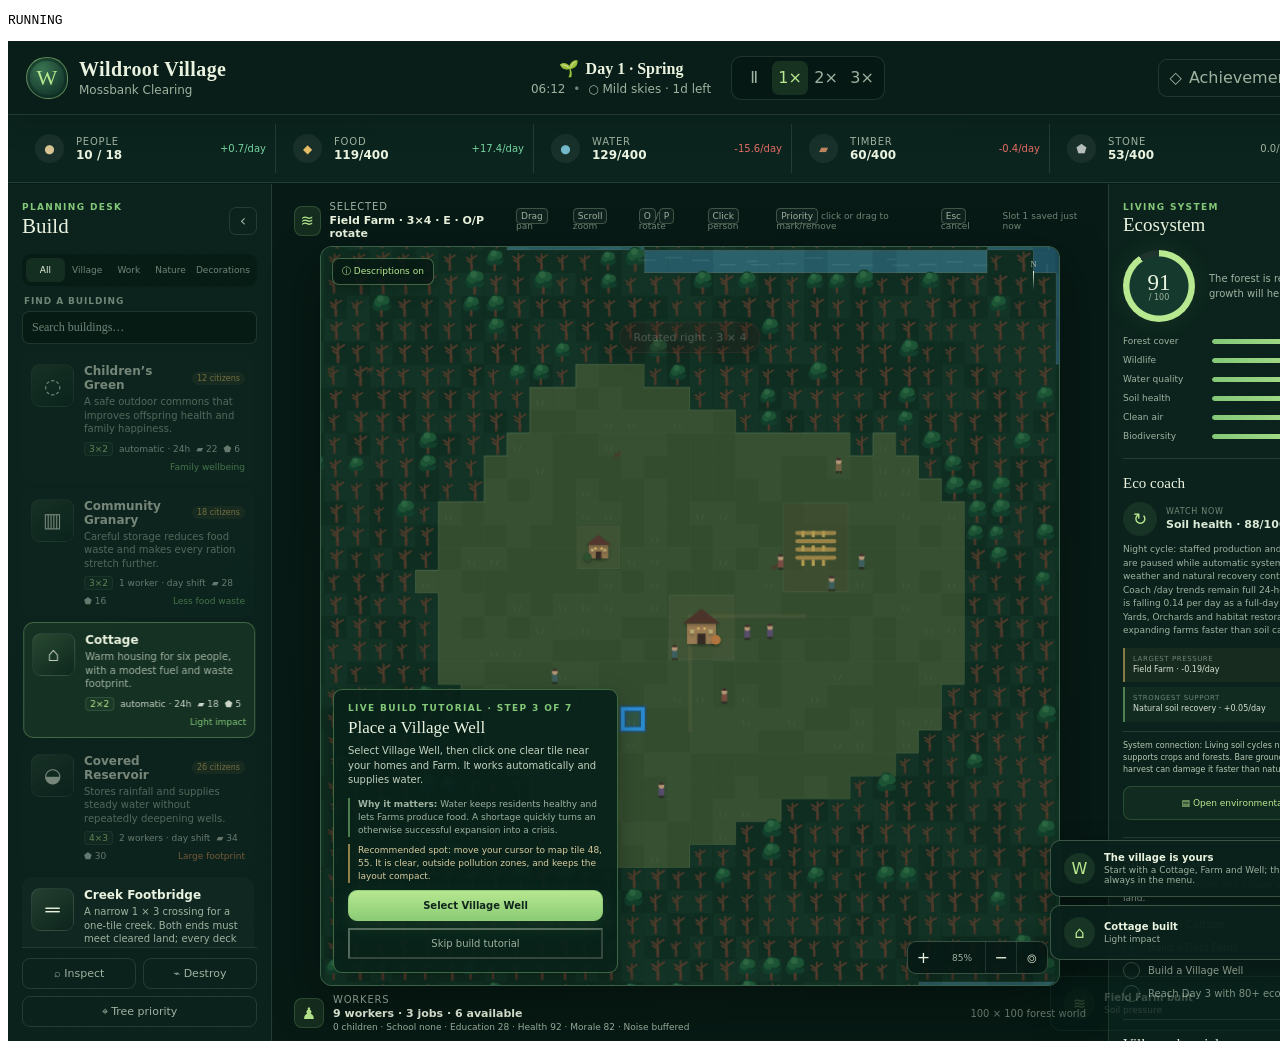
<file: tests/smoke.html>
<!doctype html>
<meta charset="utf-8">
<title>Wildroot smoke test</title>
<style>body{font-family:monospace} iframe{width:1400px;height:1000px;border:0}</style>
<pre id="result">RUNNING</pre>
<iframe id="game"></iframe>
<script>
  const result = document.getElementById("result");
  const frame = document.getElementById("game");
  localStorage.clear();
  const wait = ms => new Promise(resolve => setTimeout(resolve, ms));
  const clickTile = (win, canvas, x, y) => {
    const rect = canvas.getBoundingClientRect();
    const scale = 28 * 0.85;
    const canvasX = 384 + (x + 0.5 - 50) * scale;
    const canvasY = 384 + (y + 0.5 - 50) * scale;
    const options = {
      bubbles: true,
      pointerId: 7,
      pointerType: "mouse",
      button: 0,
      buttons: 1,
      clientX: rect.left + (canvasX / 768) * rect.width,
      clientY: rect.top + (canvasY / 768) * rect.height
    };
    canvas.dispatchEvent(new win.PointerEvent("pointerdown", options));
    canvas.dispatchEvent(new win.PointerEvent("pointerup", { ...options, buttons: 0 }));
  };
  const dragMap = (win, canvas, dx, dy) => {
    const rect = canvas.getBoundingClientRect();
    const start = { clientX: rect.left + rect.width / 2, clientY: rect.top + rect.height / 2 };
    const base = { bubbles: true, pointerId: 9, pointerType: "mouse", button: 0 };
    canvas.dispatchEvent(new win.PointerEvent("pointerdown", { ...base, ...start, buttons: 1 }));
    canvas.dispatchEvent(new win.PointerEvent("pointermove", { ...base, clientX: start.clientX + dx, clientY: start.clientY + dy, buttons: 1 }));
    canvas.dispatchEvent(new win.PointerEvent("pointerup", { ...base, clientX: start.clientX + dx, clientY: start.clientY + dy, buttons: 0 }));
    canvas.dispatchEvent(new win.PointerEvent("pointermove", { ...base, ...start, buttons: 0 }));
  };

  frame.addEventListener("load", async () => {
    const win = frame.contentWindow;
    const doc = frame.contentDocument;
    const checks = [];
    const check = (name, pass, detail = "") => checks.push({ name, pass: Boolean(pass), detail });
    try {
      check("start screen", Boolean(doc.getElementById("beginGameButton")));
      doc.getElementById("beginGameButton").click();
      await wait(80);
      check("tutorial opens", Boolean(doc.querySelector(".tutorial-card")));
      doc.querySelector(".tutorial-skip").click();
      await wait(380);
      check("game starts", !doc.getElementById("pauseButton").textContent.includes("▶"));

      const stableBuildButton = doc.querySelector('[data-building="cottage"]');
      await wait(700);
      check("build button stays stable", stableBuildButton === doc.querySelector('[data-building="cottage"]') && stableBuildButton.isConnected);
      check("different building sizes", doc.querySelector('[data-building="farm"] .size-chip').textContent === "4×3");
      check("expanded building roster", doc.querySelectorAll("[data-building]").length >= 25, doc.querySelectorAll("[data-building]").length);
      check("storage and managed timber listed", Boolean(doc.querySelector('[data-building="storage"]')) && Boolean(doc.querySelector('[data-building="wood_farm"]')));
      check("passive buildings need no workers", ["storage", "well", "rain_garden", "sanctuary", "compost", "playground", "park", "windmill"].every(type => doc.querySelector(`[data-building="${type}"]`)?.dataset.jobs === "0"));
      check("family buildings listed", Boolean(doc.querySelector('[data-building="school"]')) && Boolean(doc.querySelector('[data-building="playground"]')));
      check("ten adult founders", doc.getElementById("familiesLabel").textContent.includes("0 children") && doc.querySelector('[data-resource="population"]').title.includes("10 adults"), doc.getElementById("familiesLabel").textContent);
      check("ten villagers rendered", Number(doc.getElementById("gameCanvas").dataset.villagers) === 10, doc.getElementById("gameCanvas").dataset.villagers);

      const placements = [
        ["cottage", 46, 47],
        ["farm", 55, 47],
        ["well", 46, 53]
      ];
      for (const [building, x, y] of placements) {
        doc.querySelector(`[data-building="${building}"]`).click();
        if (building === "farm") {
          win.dispatchEvent(new win.KeyboardEvent("keydown", { key: "p", bubbles: true }));
          await wait(60);
          check("P rotates building right", doc.getElementById("selectionLabel").textContent.includes("3×4") && doc.getElementById("selectionLabel").textContent.includes("E"), doc.getElementById("selectionLabel").textContent);
          win.dispatchEvent(new win.KeyboardEvent("keydown", { key: "o", bubbles: true }));
          await wait(60);
          check("O rotates building left", doc.getElementById("selectionLabel").textContent.includes("4×3") && doc.getElementById("selectionLabel").textContent.includes("N"), doc.getElementById("selectionLabel").textContent);
          win.dispatchEvent(new win.KeyboardEvent("keydown", { key: "p", bubbles: true }));
        }
        clickTile(win, doc.getElementById("gameCanvas"), x, y);
        await wait(380);
      }

      check("three buildings placed", doc.getElementById("objectiveProgress").textContent === "3/4", doc.getElementById("objectiveProgress").textContent);
      check("cottage used timber", Number.parseFloat(doc.getElementById("woodValue").textContent.replaceAll(",", "")) < 95, doc.getElementById("woodValue").textContent);
      check("farm accepts three workers while well stays passive", doc.getElementById("workersLabel").textContent.includes("3 jobs") && doc.querySelector('[data-building="farm"]')?.dataset.workerCapacity === "3", doc.getElementById("workersLabel").textContent);
      check("100x100 world label", doc.getElementById("coordinatesLabel").textContent.includes("100 × 100"));
      const sharedMap = win.__wildrootTest.sharedVillageMapPreview();
      check("interactive shared-village map snapshot renders", sharedMap.version === 2 && sharedMap.hasTerrain && sharedMap.buildingCount >= 4 && sharedMap.bytes < 850000 && sharedMap.painted, JSON.stringify(sharedMap));

      doc.getElementById("inspectTool").click();
      win.__wildrootTest.openBuildingType("farm");
      await wait(100);
      check("rotated footprint stored", doc.querySelector(".inspection-grid")?.textContent.includes("3 × 4 tiles · East"), doc.querySelector(".inspection-grid")?.textContent || "no inspection");
      check("farm inspection explains full staffing boost", doc.querySelector(".inspection-grid")?.textContent.includes("3 / 3 assigned") && doc.querySelector(".inspection-grid")?.textContent.includes("3 workers = 2×"), doc.querySelector(".inspection-grid")?.textContent || "no inspection");
      doc.querySelector(".sheet-close").click();
      await wait(80);

      const zoomBefore = doc.getElementById("zoomLabel").textContent;
      doc.getElementById("zoomInButton").click();
      await wait(80);
      check("zoom controls", doc.getElementById("zoomLabel").textContent !== zoomBefore, `${zoomBefore} → ${doc.getElementById("zoomLabel").textContent}`);
      doc.getElementById("centerMapButton").click();
      dragMap(win, doc.getElementById("gameCanvas"), 90, 0);
      await wait(80);
      check("drag to pan", !doc.getElementById("coordinatesLabel").textContent.includes("tile 51,"), doc.getElementById("coordinatesLabel").textContent);
      doc.getElementById("centerMapButton").click();

      doc.querySelector('[data-speed="3"]').click();
      await wait(80);
      check("3x speed", doc.querySelector('[data-speed="3"]').classList.contains("active"));

      doc.getElementById("menuButton").click();
      await wait(80);
      check("pause menu", Boolean(doc.getElementById("resumeMenuButton")));
      const ownerSnapshot = win.__wildrootTest.sharedVillageSnapshot();
      const originalFetch = win.fetch;
      try {
        const villageRequests = [];
        win.fetch = async (url, options = {}) => {
          const requestUrl = String(url);
          const method = options.method || "GET";
          villageRequests.push({ url: requestUrl, method, body: options.body || "" });
          const payload = requestUrl.endsWith("/visitors")
            ? { ok: true, visitors: 1, publishIntervalMs: 500 }
            : method === "PUT"
              ? { ok: true, updatedAt: Date.now(), visitors: 2, publishIntervalMs: 500 }
              : { village: ownerSnapshot, online: true, updatedAt: Date.now(), visitors: 2, publishIntervalMs: 500 };
          return new win.Response(JSON.stringify(payload), { status: 200, headers: { "content-type": "application/json" } });
        };
        doc.getElementById("shareVillageMenuButton").click();
        await wait(80);
        doc.getElementById("enableVillageShareButton").click();
        await wait(160);
        check("owner sees current visitor count", doc.getElementById("villageVisitorCount")?.textContent === "2 visitors now", doc.getElementById("villageVisitorCount")?.textContent || "missing");
        const initialSharedUpdates = villageRequests.filter(request => request.method === "PUT").length;
        await wait(650);
        check("owner adapts shared map publication rate", villageRequests.filter(request => request.method === "PUT").length > initialSharedUpdates);
        doc.getElementById("shareVillageBackButton").click();
        await wait(80);
        doc.getElementById("visitVillageMenuButton").click();
        await wait(80);
        doc.getElementById("visitVillageCodeModal").value = "TEST12";
        doc.getElementById("openVillageVisitButton").click();
        await wait(160);
        const visitorMap = doc.getElementById("visitedVillageCanvas");
        check("visit viewer opens a pannable map", Boolean(visitorMap) && visitorMap.width === 900 && visitorMap.height === 600);
        const visitorZoomBefore = doc.getElementById("visitVillageZoomLabel")?.textContent;
        doc.getElementById("visitVillageZoomIn")?.click();
        await wait(80);
        check("visit viewer zoom control", Boolean(visitorZoomBefore) && doc.getElementById("visitVillageZoomLabel")?.textContent !== visitorZoomBefore);
        const refreshRate = doc.getElementById("visitVillageRefreshRate");
        check("visit viewer offers a 0.5–10 second update slider", refreshRate?.min === "0.5" && refreshRate?.max === "10" && refreshRate?.step === "0.5");
        refreshRate.value = "0.5";
        refreshRate.dispatchEvent(new win.Event("input", { bubbles: true }));
        await wait(40);
        check("visit viewer applies the chosen update rate", doc.getElementById("visitVillageRefreshLabel")?.textContent === "0.5 seconds", doc.getElementById("visitVillageRefreshLabel")?.textContent || "missing");
        check("visitor presence sends a heartbeat", villageRequests.some(request => request.method === "POST" && request.url.endsWith("/visitors")));
        check("visitor sends the chosen rate to the owner", villageRequests.some(request => request.method === "POST" && request.url.endsWith("/visitors") && JSON.parse(request.body).refreshIntervalMs === 500));
        doc.getElementById("visitVillageBackButton")?.click();
        await wait(80);
        check("visit viewer returns to menu", Boolean(doc.getElementById("resumeMenuButton")));
        check("visitor presence ends when the viewer closes", villageRequests.some(request => request.method === "DELETE" && request.url.endsWith("/visitors")));
      } finally {
        win.fetch = originalFetch;
      }
      doc.getElementById("achievementMenuButton").click();
      await wait(80);
      doc.querySelector(".sheet-close").click();
      await wait(80);
      check("returns to menu", Boolean(doc.getElementById("resumeMenuButton")));
      doc.getElementById("resumeMenuButton").click();
      await wait(80);
      check("nested menu resumes", doc.querySelector('[data-speed="3"]').classList.contains("active"));

      doc.getElementById("pauseButton").click();
      await wait(80);
      check("pause", doc.getElementById("pauseButton").textContent.includes("▶"));

      const timberBeforeDestroy = Number.parseFloat(doc.getElementById("woodValue").textContent.replaceAll(",", ""));
      win.confirm = () => true;
      doc.getElementById("demolishTool").click();
      clickTile(win, doc.getElementById("gameCanvas"), 46, 47);
      await wait(380);
      const timberAfterDestroy = Number.parseFloat(doc.getElementById("woodValue").textContent.replaceAll(",", ""));
      check("destroy refunds 50% timber", timberAfterDestroy === timberBeforeDestroy + 9, `${timberBeforeDestroy} → ${timberAfterDestroy}`);

      doc.getElementById("achievementsButton").click();
      await wait(80);
      check("achievement sheet", Boolean(doc.querySelector(".achievement-grid")));
    } catch (error) {
      checks.push({ name: "uncaught test error", pass: false, detail: String(error?.stack || error) });
    }
    const passed = checks.every(item => item.pass);
    result.textContent = `${passed ? "PASS" : "FAIL"}\n` + checks.map(item => `${item.pass ? "✓" : "✗"} ${item.name}${item.detail ? ` — ${item.detail}` : ""}`).join("\n");
    document.title = passed ? "PASS" : "FAIL";
  }, { once: true });
  frame.src = "../index.html?test=smoke";
</script>
</file>
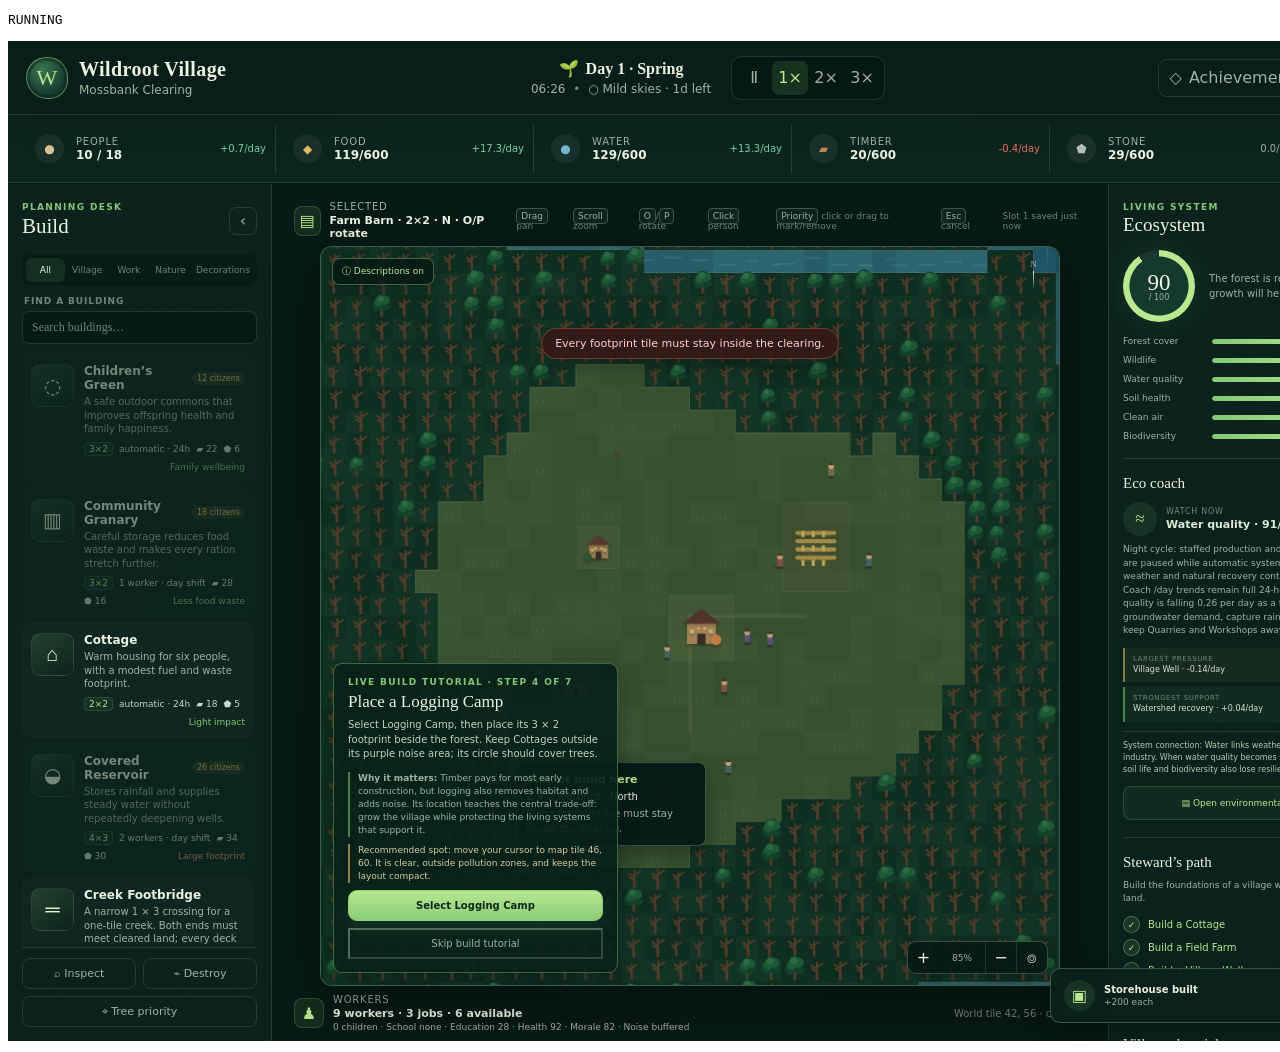
<file: tests/storage_woodfarm.html>
<!doctype html>
<meta charset="utf-8">
<title>Wildroot storage and managed timber test</title>
<style>body{font-family:monospace} iframe{width:1400px;height:1000px;border:0}</style>
<pre id="result">RUNNING</pre>
<iframe id="game" style="width:1400px;height:1000px;border:0"></iframe>
<script>
  const clearedTiles = {};
  const campCentre = { x: 39.5, y: 49 };
  for (let y = 40; y <= 58; y++) {
    for (let x = 30; x <= 49; x++) {
      const dx = x + .5 - campCentre.x;
      const dy = y + .5 - campCentre.y;
      if (dx * dx + dy * dy <= 7.5 * 7.5) clearedTiles[y * 100 + x] = 9;
    }
  }

  localStorage.setItem("wildroot-village-save-v1", JSON.stringify({
    version: 2,
    villageName: "Managed Grove",
    difficulty: "balanced",
    day: 10,
    dayProgress: 0,
    speed: 1,
    paused: true,
    weather: "mild",
    weatherFrom: "mild",
    weatherBlend: 1,
    nextWeatherChange: 99,
    nextEventDay: 100,
    population: 50,
    demographics: { children: 0, adults: 50, elders: 0 },
    resources: { food: 450, water: 180, wood: 300, stone: 300 },
    terrainSeed: 12873465,
    buildings: [
      { type: "hearth", x: 49, y: 49, rotation: 0, builtDay: 1, id: 1 },
      { type: "lumber", x: 38, y: 48, rotation: 0, builtDay: 4, id: 2, loggingProgress: 0, stumpProgress: 0 },
      { type: "wood_farm", x: 44, y: 47, rotation: 0, builtDay: 5, id: 3, woodFarmPlots: Array(16).fill(5.1) },
      { type: "farm", x: 42, y: 54, rotation: 0, builtDay: 5, id: 4 }
    ],
    nextBuildingId: 5,
    loggedTrees: {},
    clearedTiles,
    camera: { x: 50, y: 50, zoom: .85 }
  }));

  const frame = document.getElementById("game");
  const result = document.getElementById("result");
  const wait = ms => new Promise(resolve => setTimeout(resolve, ms));
  const clickWorld = (win, canvas, worldX, worldY) => {
    const rect = canvas.getBoundingClientRect();
    const scale = 28 * .85;
    const options = {
      bubbles: true, pointerId: 51, pointerType: "mouse", button: 0, buttons: 1,
      clientX: rect.left + ((384 + (worldX - 50) * scale) / 768) * rect.width,
      clientY: rect.top + ((384 + (worldY - 50) * scale) / 768) * rect.height
    };
    canvas.dispatchEvent(new win.PointerEvent("pointermove", options));
    canvas.dispatchEvent(new win.PointerEvent("pointerdown", options));
    canvas.dispatchEvent(new win.PointerEvent("pointerup", { ...options, buttons: 0 }));
  };

  frame.addEventListener("load", async () => {
    const win = frame.contentWindow;
    const doc = frame.contentDocument;
    const checks = [];
    const check = (name, pass, detail = "") => checks.push({ name, pass: Boolean(pass), detail });
    try {
      await wait(250);
      check("Start screen exposes three independent village slots", doc.querySelectorAll("[data-save-slot]").length === 3 && doc.querySelector('[data-save-slot="1"]')?.classList.contains("active"), `${doc.querySelectorAll("[data-save-slot]").length} slots`);
      doc.getElementById("continueGameButton").click();
      await wait(500);
      const canvas = doc.getElementById("gameCanvas");
      check("Active slot diagnostics identify Slot 1 and the three-slot limit", canvas.dataset.activeSaveSlot === "1" && canvas.dataset.maxSaveSlots === "3", `${canvas.dataset.activeSaveSlot}/${canvas.dataset.maxSaveSlots}`);

      const buildSearch = doc.getElementById("buildSearch");
      buildSearch.value = "water tank";
      buildSearch.dispatchEvent(new win.Event("input", { bubbles: true }));
      check("Building search finds items across categories", doc.querySelectorAll("[data-building]").length === 1 && doc.querySelector('[data-building="water_tank"]')?.textContent.includes("Water Tank"), doc.querySelector("#buildList").textContent.trim());
      buildSearch.value = "";
      buildSearch.dispatchEvent(new win.Event("input", { bubbles: true }));

      check("Storehouse is a 2x2 building", doc.querySelector('[data-building="storage"] .size-chip')?.textContent === "2×2", doc.querySelector('[data-building="storage"] .size-chip')?.textContent || "missing");
      check("Wood Farm is a 4x4 building", doc.querySelector('[data-building="wood_farm"] .size-chip')?.textContent === "4×4", doc.querySelector('[data-building="wood_farm"] .size-chip')?.textContent || "missing");
      check("Hearth stores 400 of each resource", canvas.dataset.storageCapacityWood === "400" && doc.getElementById("foodValue").textContent === "400/400", `${canvas.dataset.storageCapacityWood} · ${doc.getElementById("foodValue").textContent}`);
      check("excess resources clamp to Hearth capacity", doc.getElementById("foodValue").textContent.startsWith("400/"), doc.getElementById("foodValue").textContent);

      doc.querySelector('[data-building="storage"]').click();
      clickWorld(win, canvas, 45.5, 53.5);
      await wait(450);
      check("Storehouse adds 200 capacity to every resource", ["Food", "Water", "Wood", "Stone"].every(resource => canvas.dataset[`storageCapacity${resource}`] === "600"), `${canvas.dataset.storageCapacityFood}/${canvas.dataset.storageCapacityWater}/${canvas.dataset.storageCapacityWood}/${canvas.dataset.storageCapacityStone}`);

      check("Farm Barn is a 2x2 building", doc.querySelector('[data-building="barn"] .size-chip')?.textContent === "2×2", doc.querySelector('[data-building="barn"] .size-chip')?.textContent || "missing");
      doc.querySelector('[data-building="barn"]').click();
      const beforeInvalidBarn = canvas.dataset.buildingCount;
      clickWorld(win, canvas, 32.5, 55.5);
      await wait(250);
      check("Farm Barn cannot be placed away from a Field Farm", canvas.dataset.buildingCount === beforeInvalidBarn && doc.getElementById("mapMessage").textContent.includes("share an edge"), `${canvas.dataset.buildingCount} buildings · ${doc.getElementById("mapMessage").textContent}`);
      clickWorld(win, canvas, 41.5, 55.5);
      await wait(450);
      check("Farm Barn beside a Field Farm adds 500 food-only storage", canvas.dataset.storageCapacityFood === "1100" && ["Water", "Wood", "Stone"].every(resource => canvas.dataset[`storageCapacity${resource}`] === "600"), `${canvas.dataset.storageCapacityFood}/${canvas.dataset.storageCapacityWater}/${canvas.dataset.storageCapacityWood}/${canvas.dataset.storageCapacityStone}`);
      check("Farm demolition is blocked when it would orphan its Farm Barn", win.__wildrootTest.farmBarnRemovalBlockers(4) === 1, String(win.__wildrootTest.farmBarnRemovalBlockers(4)));
      doc.querySelector('[data-building="farm"]').click();
      clickWorld(win, canvas, 38.5, 55.5);
      await wait(450);
      check("A second Field Farm attached to the Barn allows the first Farm to be removed", win.__wildrootTest.farmBarnRemovalBlockers(4) === 0, String(win.__wildrootTest.farmBarnRemovalBlockers(4)));

      check("Water Tank, Timber Yard and Stone Depot are 2x2", ["water_tank", "timber_yard", "stone_depot"].every(type => doc.querySelector(`[data-building="${type}"] .size-chip`)?.textContent === "2×2"), ["water_tank", "timber_yard", "stone_depot"].map(type => doc.querySelector(`[data-building="${type}"] .size-chip`)?.textContent || "missing").join("/"));
      check("Large Storehouse is a 3x3 building unlocked at 50 citizens", doc.querySelector('[data-building="large_storage"] .size-chip')?.textContent === "3×3" && !doc.querySelector('[data-building="large_storage"]')?.disabled, doc.querySelector('[data-building="large_storage"] .size-chip')?.textContent || "missing");
      doc.querySelector('[data-building="water_tank"]').click();
      clickWorld(win, canvas, 31.5, 58.5);
      await wait(300);
      doc.querySelector('[data-building="timber_yard"]').click();
      clickWorld(win, canvas, 34.5, 58.5);
      await wait(300);
      doc.querySelector('[data-building="stone_depot"]').click();
      clickWorld(win, canvas, 37.5, 58.5);
      await wait(300);
      check("Dedicated stores each add 500 only to their matching resource", canvas.dataset.storageCapacityFood === "1100" && ["Water", "Wood", "Stone"].every(resource => canvas.dataset[`storageCapacity${resource}`] === "1100"), `${canvas.dataset.storageCapacityFood}/${canvas.dataset.storageCapacityWater}/${canvas.dataset.storageCapacityWood}/${canvas.dataset.storageCapacityStone}`);
      doc.querySelector('[data-building="large_storage"]').click();
      clickWorld(win, canvas, 48.5, 57.5);
      await wait(450);
      check("Large Storehouse adds 500 capacity to every resource", ["Food", "Water", "Wood", "Stone"].every(resource => canvas.dataset[`storageCapacity${resource}`] === "1600"), `${canvas.dataset.storageCapacityFood}/${canvas.dataset.storageCapacityWater}/${canvas.dataset.storageCapacityWood}/${canvas.dataset.storageCapacityStone}`);

      check("Wood Farm owns sixteen tracked plots", canvas.dataset.woodFarmPlots === "16", canvas.dataset.woodFarmPlots);
      const renewableBeforeWild = win.__wildrootTest.loggingTargetOrder(false, true, true);
      const priorityBeforeRenewable = win.__wildrootTest.loggingTargetOrder(true, true, true);
      check("mature managed trees are selected before unmarked wild trees", renewableBeforeWild?.kind === "farm" && renewableBeforeWild?.priority === false && canvas.dataset.loggingTargetOrder.includes("mature-managed-tree,unmarked-wild-tree"), `${JSON.stringify(renewableBeforeWild)} · ${canvas.dataset.loggingTargetOrder}`);
      check("a manually prioritized wild tree still comes first", priorityBeforeRenewable?.kind === "wild" && priorityBeforeRenewable?.priority === true, JSON.stringify(priorityBeforeRenewable));
      check("camp stops with no wild or mature trees", canvas.dataset.loggingTreesInRange === "0" && canvas.dataset.loggingFarmSupply === "0" && canvas.dataset.loggingStopped === "1", `${canvas.dataset.loggingTreesInRange} wild · ${canvas.dataset.loggingFarmSupply} farm · ${canvas.dataset.loggingStopped} stopped`);
      check("stopped camp has no positive timber output", !doc.getElementById("woodTrend").textContent.startsWith("+"), doc.getElementById("woodTrend").textContent);

      doc.querySelector('[data-speed="3"]').click();
      win.__wildrootTest.step(12000);
      check("all sixteen plots reach maturity and begin harvesting after five days", Number(canvas.dataset.matureWoodFarmTrees) + Number(canvas.dataset.woodFarmTreesHarvested) === 16, `${canvas.dataset.matureWoodFarmTrees} mature · ${canvas.dataset.woodFarmTreesHarvested} harvested`);
      check("nearby mature grove restarts camp", Number(canvas.dataset.loggingFarmSupply) > 0 && canvas.dataset.loggingManagedTargets === "1" && canvas.dataset.loggingStopped === "0" && doc.getElementById("woodTrend").textContent.startsWith("+"), `${canvas.dataset.loggingFarmSupply} ready · ${canvas.dataset.loggingManagedTargets} managed target · ${doc.getElementById("woodTrend").textContent}`);

      win.__wildrootTest.step(50000);
      const harvested = Number(canvas.dataset.woodFarmTreesHarvested);
      const mature = Number(canvas.dataset.matureWoodFarmTrees);
      check("Logging Camp harvests managed plots at 10x", harvested >= 10 && harvested + mature === 16, `${harvested} harvested · ${mature} mature`);
      const saved = JSON.parse(win.localStorage.getItem("wildroot-village-save-v1") || "{}");
      const replanted = saved.buildings?.find(building => building.type === "wood_farm")?.woodFarmPlots || [];
      check("harvested plot receives a new growth timestamp", replanted.some(plantedAt => plantedAt > 10.2), JSON.stringify(replanted));
    } catch (error) {
      checks.push({ name: "uncaught test error", pass: false, detail: String(error?.stack || error) });
    }
    const passed = checks.every(item => item.pass);
    result.textContent = `${passed ? "PASS" : "FAIL"}\n` + checks.map(item => `${item.pass ? "✓" : "✗"} ${item.name}${item.detail ? ` — ${item.detail}` : ""}`).join("\n");
    document.title = passed ? "PASS" : "FAIL";
  }, { once: true });
  frame.src = "../index.html?test=storage-woodfarm";
</script>
</file>
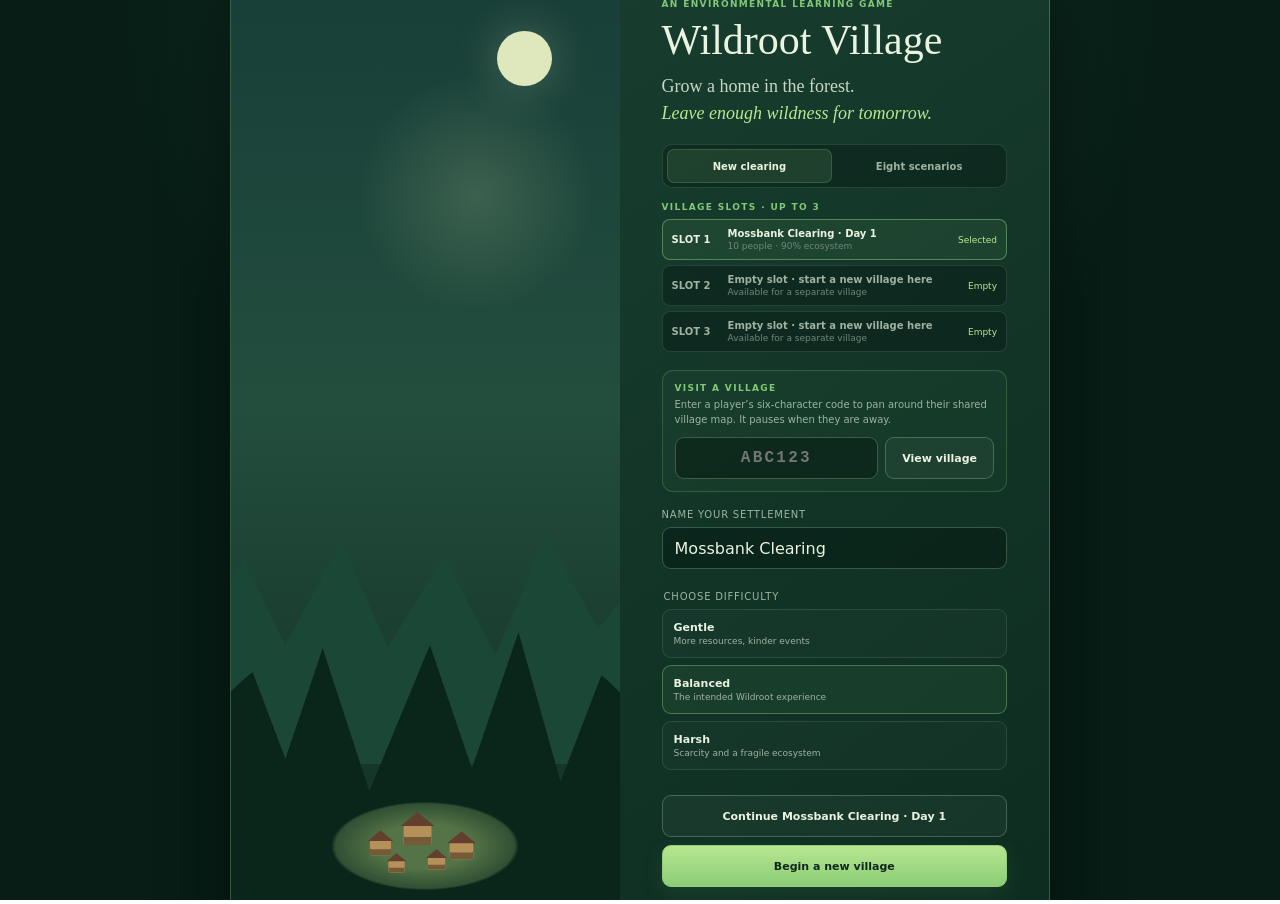
<file: tests/visual.html>
<!doctype html>
<meta charset="utf-8">
<title>Wildroot visual preview</title>
<style>html,body,iframe{width:100%;height:100%;margin:0;border:0;overflow:hidden}</style>
<iframe id="game" src="../index.html"></iframe>
<script>
  const frame = document.getElementById("game");
  const wait = ms => new Promise(resolve => setTimeout(resolve, ms));
  frame.addEventListener("load", async () => {
    const win = frame.contentWindow;
    const doc = frame.contentDocument;
    const clickTile = (x, y) => {
      const canvas = doc.getElementById("gameCanvas");
      const rect = canvas.getBoundingClientRect();
      const scale = 28 * 0.85;
      const canvasX = 384 + (x + .5 - 50) * scale;
      const canvasY = 384 + (y + .5 - 50) * scale;
      const options = {
        bubbles: true,
        pointerId: 4,
        pointerType: "mouse",
        button: 0,
        buttons: 1,
        clientX: rect.left + (canvasX / 768) * rect.width,
        clientY: rect.top + (canvasY / 768) * rect.height
      };
      canvas.dispatchEvent(new win.PointerEvent("pointerdown", options));
      canvas.dispatchEvent(new win.PointerEvent("pointerup", { ...options, buttons: 0 }));
    };
    doc.getElementById("beginGameButton").click();
    await wait(100);
    doc.querySelector(".tutorial-skip").click();
    await wait(250);
    for (const [type, x, y] of [["cottage",46,47],["farm",55,47],["well",46,53],["forester",55,54],["lumber",41,49]]) {
      doc.querySelector(`[data-building="${type}"]`).click();
      if (type === "farm") win.dispatchEvent(new win.KeyboardEvent("keydown", { key: "p", bubbles: true }));
      clickTile(x,y);
      await wait(120);
    }
    doc.getElementById("inspectTool").click();
    const canvas = doc.getElementById("gameCanvas");
    const rect = canvas.getBoundingClientRect();
    const scale = 28 * .85;
    canvas.dispatchEvent(new win.PointerEvent("pointermove", {
      bubbles: true, pointerId: 5, pointerType: "mouse",
      clientX: rect.left + ((384 + (41.5 - 50) * scale) / 768) * rect.width,
      clientY: rect.top + ((384 + (49.5 - 50) * scale) / 768) * rect.height
    }));
    doc.getElementById("pauseButton").click();
  }, { once:true });
</script>
</file>
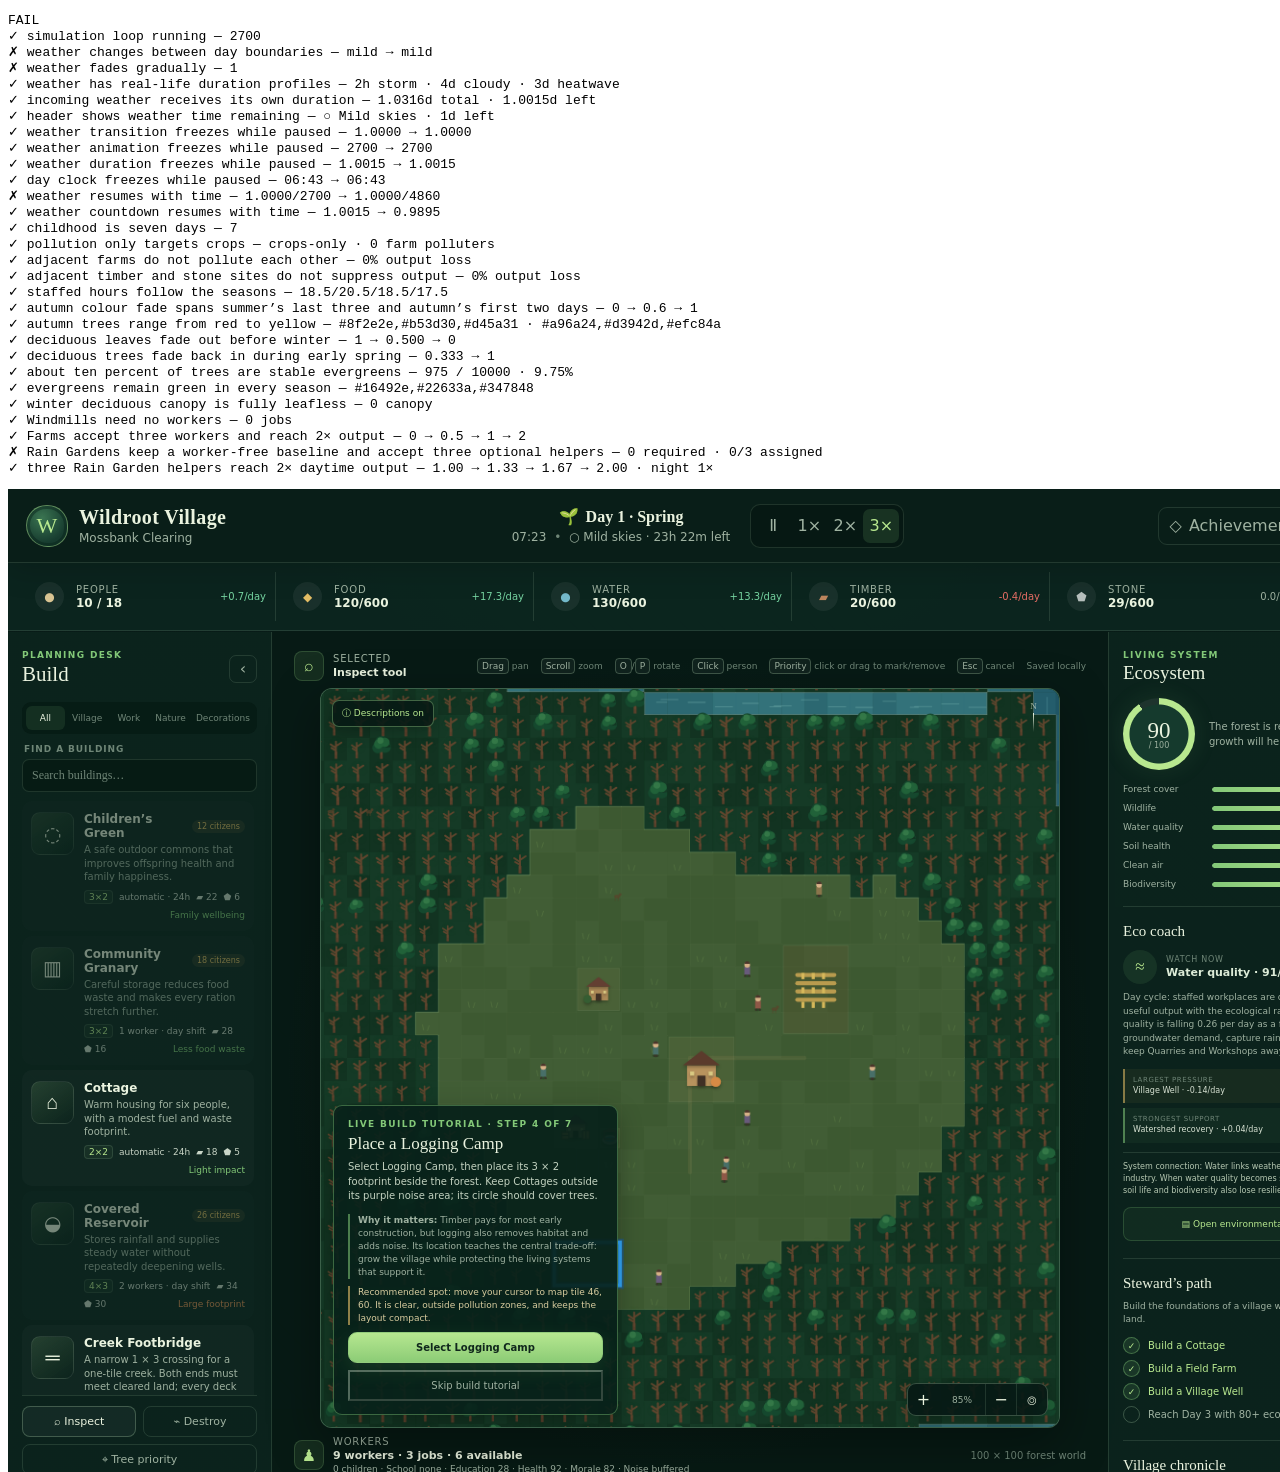
<file: tests/weather.html>
<!doctype html>
<meta charset="utf-8">
<title>Wildroot weather test</title>
<style>body{font-family:monospace} iframe{width:1400px;height:1000px;border:0}</style>
<pre id="result">RUNNING</pre>
<iframe id="game" style="width:1400px;height:1000px;border:0"></iframe>
<script>
  localStorage.setItem("wildroot-village-save-v1", JSON.stringify({
    version: 2,
    villageName: "Weather Clock",
    difficulty: "balanced",
    day: 6,
    dayProgress: .25,
    speed: 1,
    paused: true,
    weather: "mild",
    weatherFrom: "mild",
    weatherBlend: 1,
    nextWeatherChange: 6.2502,
    population: 16,
    demographics: { children: 0, adults: 16, elders: 0 },
    terrainSeed: 913472,
    buildings: [
      { type: "hearth", x: 49, y: 49, rotation: 0, builtDay: 1, id: 1 },
      { type: "farm", x: 43, y: 53, rotation: 0, builtDay: 3, id: 2 },
      { type: "farm", x: 47, y: 53, rotation: 0, builtDay: 4, id: 3 },
      { type: "lumber", x: 40, y: 46, rotation: 0, builtDay: 4, id: 4 },
      { type: "quarry", x: 43, y: 45, rotation: 0, builtDay: 5, id: 5 },
      { type: "rain_garden", x: 53, y: 49, rotation: 0, builtDay: 5, id: 6 }
    ],
    nextBuildingId: 7,
    camera: { x: 50, y: 50, zoom: .85 }
  }));

  const frame = document.getElementById("game");
  const result = document.getElementById("result");
  const wait = ms => new Promise(resolve => setTimeout(resolve, ms));
  frame.addEventListener("load", async () => {
    const win = frame.contentWindow;
    const doc = frame.contentDocument;
    const checks = [];
    const check = (name, pass, detail = "") => checks.push({ name, pass: Boolean(pass), detail });
    try {
      await wait(250);
      doc.getElementById("continueGameButton").click();
      doc.querySelector('[data-speed="3"]').click();
      win.__wildrootTest.step(900);
      const canvas = doc.getElementById("gameCanvas");
      check("simulation loop running", Number(canvas.dataset.weatherVisualTime) > 0 && doc.querySelector('[data-speed="3"]').classList.contains("active"), canvas.dataset.weatherVisualTime);
      const movingBlend = Number(canvas.dataset.weatherBlend);
      check("weather changes between day boundaries", canvas.dataset.weather !== "mild" && canvas.dataset.weatherFrom === "mild", `${canvas.dataset.weatherFrom} → ${canvas.dataset.weather}`);
      check("weather fades gradually", movingBlend > 0 && movingBlend < 1, movingBlend);
      check("weather has real-life duration profiles", canvas.dataset.stormTypicalHours === "2" && canvas.dataset.cloudyTypicalDays === "4" && canvas.dataset.heatwaveTypicalDays === "3" && canvas.dataset.weatherConditionCount === "13", `${canvas.dataset.stormTypicalHours}h storm · ${canvas.dataset.cloudyTypicalDays}d cloudy · ${canvas.dataset.heatwaveTypicalDays}d heatwave`);
      check("incoming weather receives its own duration", Number(canvas.dataset.weatherDurationDays) > Number(canvas.dataset.weatherFadeDays) && Number(canvas.dataset.weatherRemainingDays) > 0, `${canvas.dataset.weatherDurationDays}d total · ${canvas.dataset.weatherRemainingDays}d left`);
      check("header shows weather time remaining", doc.getElementById("weatherLabel").textContent.includes("left"), doc.getElementById("weatherLabel").textContent);

      doc.getElementById("pauseButton").click();
      await wait(380);
      const pausedBlend = canvas.dataset.weatherBlend;
      const pausedVisual = canvas.dataset.weatherVisualTime;
      const pausedRemaining = canvas.dataset.weatherRemainingDays;
      const pausedClock = doc.getElementById("clockLabel").textContent;
      win.__wildrootTest.step(720);
      check("weather transition freezes while paused", canvas.dataset.weatherBlend === pausedBlend, `${pausedBlend} → ${canvas.dataset.weatherBlend}`);
      check("weather animation freezes while paused", canvas.dataset.weatherVisualTime === pausedVisual, `${pausedVisual} → ${canvas.dataset.weatherVisualTime}`);
      check("weather duration freezes while paused", canvas.dataset.weatherRemainingDays === pausedRemaining, `${pausedRemaining} → ${canvas.dataset.weatherRemainingDays}`);
      check("day clock freezes while paused", doc.getElementById("clockLabel").textContent === pausedClock, `${pausedClock} → ${doc.getElementById("clockLabel").textContent}`);

      doc.getElementById("pauseButton").click();
      win.__wildrootTest.step(720);
      check("weather resumes with time", Number(canvas.dataset.weatherBlend) > Number(pausedBlend) && Number(canvas.dataset.weatherVisualTime) > Number(pausedVisual), `${pausedBlend}/${pausedVisual} → ${canvas.dataset.weatherBlend}/${canvas.dataset.weatherVisualTime}`);
      check("weather countdown resumes with time", Number(canvas.dataset.weatherRemainingDays) < Number(pausedRemaining), `${pausedRemaining} → ${canvas.dataset.weatherRemainingDays}`);
      check("childhood is seven days", canvas.dataset.childhoodDays === "7", canvas.dataset.childhoodDays);
      check("pollution only targets crops", canvas.dataset.pollutionTargets === "crops-only" && canvas.dataset.farmPolluters === "0", `${canvas.dataset.pollutionTargets} · ${canvas.dataset.farmPolluters} farm polluters`);
      check("adjacent farms do not pollute each other", canvas.dataset.cropPollutionLoss === "0", `${canvas.dataset.cropPollutionLoss}% output loss`);
      check("adjacent timber and stone sites do not suppress output", canvas.dataset.rawProducerPollutionLoss === "0", `${canvas.dataset.rawProducerPollutionLoss}% output loss`);
      const summerFadeStart = win.__wildrootTest.autumnProgress(22, 0);
      const springShift = win.__wildrootTest.staffedShift(6);
      const summerShift = win.__wildrootTest.staffedShift(15);
      const autumnShift = win.__wildrootTest.staffedShift(27);
      const winterShift = win.__wildrootTest.staffedShift(38);
      check("staffed hours follow the seasons", springShift.end === 18.5 && summerShift.end === 20.5 && autumnShift.end === 18.5 && winterShift.end === 17.5 && summerShift.fraction > springShift.fraction && winterShift.fraction < springShift.fraction, `${springShift.end}/${summerShift.end}/${autumnShift.end}/${winterShift.end}`);
      const autumnDayOne = win.__wildrootTest.autumnProgress(25, 0);
      const autumnFadeEnd = win.__wildrootTest.autumnProgress(27, 0);
      check("autumn colour fade spans summer’s last three and autumn’s first two days", summerFadeStart === 0 && Math.abs(autumnDayOne - .6) < .0001 && autumnFadeEnd === 1 && canvas.dataset.autumnTransitionDays === "5", `${summerFadeStart} → ${autumnDayOne} → ${autumnFadeEnd}`);
      const summerGreen = win.__wildrootTest.treeColours("summer", 0, .5).join(",");
      const autumnRed = win.__wildrootTest.treeColours("autumn", 1, 0).join(",");
      const autumnYellow = win.__wildrootTest.treeColours("autumn", 1, 1).join(",");
      check("autumn trees range from red to yellow", summerGreen !== autumnRed && autumnRed !== autumnYellow && summerGreen !== autumnYellow, `${autumnRed} · ${autumnYellow}`);
      const lateAutumnStart = win.__wildrootTest.deciduousCanopy(34, 0);
      const lateAutumnMid = win.__wildrootTest.deciduousCanopy(35, .5);
      const winterBare = win.__wildrootTest.deciduousCanopy(37, 0);
      const earlySpring = win.__wildrootTest.deciduousCanopy(2, 0);
      const springFull = win.__wildrootTest.deciduousCanopy(4, 0);
      check("deciduous leaves fade out before winter", lateAutumnStart === 1 && lateAutumnMid > 0 && lateAutumnMid < 1 && winterBare === 0 && canvas.dataset.autumnLeafDropDays === "3", `${lateAutumnStart} → ${lateAutumnMid.toFixed(3)} → ${winterBare}`);
      check("deciduous trees fade back in during early spring", earlySpring > 0 && earlySpring < 1 && springFull === 1 && canvas.dataset.springLeafGrowthDays === "3", `${earlySpring.toFixed(3)} → ${springFull}`);
      let evergreenCount = 0;
      for (let y = 0; y < 100; y++) for (let x = 0; x < 100; x++) evergreenCount += Number(win.__wildrootTest.isEvergreen(x, y, 913472));
      const evergreenPercent = evergreenCount / 100;
      const evergreenSummer = win.__wildrootTest.treeColours("summer", 0, .3, true).join(",");
      const evergreenAutumn = win.__wildrootTest.treeColours("autumn", 1, .8, true).join(",");
      const evergreenWinter = win.__wildrootTest.treeColours("winter", 0, .5, true).join(",");
      check("about ten percent of trees are stable evergreens", evergreenPercent >= 9 && evergreenPercent <= 11 && canvas.dataset.evergreenPercent === "10", `${evergreenCount} / 10000 · ${evergreenPercent.toFixed(2)}%`);
      check("evergreens remain green in every season", evergreenSummer === evergreenAutumn && evergreenAutumn === evergreenWinter, evergreenWinter);
      check("winter deciduous canopy is fully leafless", winterBare === 0 && canvas.dataset.winterDeciduousLeaves === "0", `${winterBare} canopy`);
      check("Windmills need no workers", canvas.dataset.windmillJobs === "0" && doc.querySelector('[data-building="windmill"]')?.dataset.jobs === "0", `${canvas.dataset.windmillJobs} jobs`);
      const farmStaffing = [0, 1, 2, 3].map(workers => win.__wildrootTest.staffingMultiplier("farm", workers));
      const rainGardenStaffing = [0, 1, 2, 3].map(workers => win.__wildrootTest.staffingMultiplier("rain_garden", workers));
      check("Farms accept three workers and reach 2× output", farmStaffing.join(",") === "0,0.5,1,2" && canvas.dataset.farmWorkerCapacity === "3" && canvas.dataset.farmFullStaffProduction === "2", farmStaffing.join(" → "));
      check("Rain Gardens keep a worker-free baseline and accept three optional helpers", canvas.dataset.rainGardenJobs === "0" && canvas.dataset.rainGardenWorkerCapacity === "3" && canvas.dataset.rainGardenOptionalWorkers === "3" && canvas.dataset.rainGardenAssignedWorkers === "3" && canvas.dataset.fullyStaffedRainGardens === "1" && doc.querySelector('[data-building="rain_garden"]')?.dataset.jobs === "0" && doc.querySelector('[data-building="rain_garden"]')?.dataset.workerCapacity === "3", `${canvas.dataset.rainGardenJobs} required · ${canvas.dataset.rainGardenAssignedWorkers}/${canvas.dataset.rainGardenWorkerCapacity} assigned`);
      check("three Rain Garden helpers reach 2× daytime output", Math.abs(rainGardenStaffing[0] - 1) < .0001 && Math.abs(rainGardenStaffing[1] - 4 / 3) < .0001 && Math.abs(rainGardenStaffing[2] - 5 / 3) < .0001 && rainGardenStaffing[3] === 2 && win.__wildrootTest.staffingMultiplier("rain_garden", 3, false) === 1, `${rainGardenStaffing.map(value => value.toFixed(2)).join(" → ")} · night 1×`);
    } catch (error) {
      checks.push({ name: "uncaught test error", pass: false, detail: String(error?.stack || error) });
    }
    const passed = checks.every(item => item.pass);
    result.textContent = `${passed ? "PASS" : "FAIL"}\n` + checks.map(item => `${item.pass ? "✓" : "✗"} ${item.name}${item.detail ? ` — ${item.detail}` : ""}`).join("\n");
    document.title = passed ? "PASS" : "FAIL";
  }, { once: true });
  frame.src = "../index.html?test=weather";
</script>
</file>
<file: styles.css>
:root {
  color-scheme: dark;
  --ink: #eaf3df;
  --muted: #9fb2a1;
  --faint: #6f8677;
  --deepest: #091a16;
  --deep: #102a22;
  --panel: rgba(18, 48, 39, 0.94);
  --panel-2: rgba(24, 60, 47, 0.94);
  --line: rgba(185, 217, 181, 0.14);
  --line-strong: rgba(190, 224, 185, 0.27);
  --green: #83c878;
  --green-bright: #b8e88f;
  --mint: #76d4a1;
  --gold: #e4bd65;
  --orange: #e69255;
  --red: #e56d65;
  --blue: #74b9ca;
  --shadow: 0 18px 55px rgba(0, 0, 0, 0.34);
  font-family: Inter, ui-sans-serif, system-ui, -apple-system, BlinkMacSystemFont, "Segoe UI", sans-serif;
}

* {
  box-sizing: border-box;
}

html,
body {
  margin: 0;
  min-width: 320px;
  min-height: 100%;
  background: var(--deepest);
  color: var(--ink);
}

body {
  min-height: 100vh;
  overflow-x: hidden;
}

button,
input {
  font: inherit;
}

button {
  color: inherit;
}

button:focus-visible,
input:focus-visible {
  outline: 2px solid var(--green-bright);
  outline-offset: 2px;
}

.forest-haze {
  position: fixed;
  inset: 0;
  pointer-events: none;
  background:
    radial-gradient(circle at 50% -20%, rgba(118, 195, 129, 0.16), transparent 46%),
    linear-gradient(135deg, rgba(37, 78, 58, 0.12), transparent 35%);
}

.game-shell {
  position: relative;
  min-height: 100vh;
  background:
    linear-gradient(rgba(8, 28, 23, 0.88), rgba(8, 28, 23, 0.9)),
    repeating-linear-gradient(45deg, transparent 0 12px, rgba(137, 180, 137, 0.025) 12px 13px);
}

.topbar {
  min-height: 74px;
  padding: 10px 18px;
  display: grid;
  grid-template-columns: minmax(220px, 1fr) auto auto minmax(220px, 1fr);
  align-items: center;
  gap: 20px;
  border-bottom: 1px solid var(--line);
  background: rgba(10, 31, 25, 0.94);
  box-shadow: 0 8px 30px rgba(0, 0, 0, 0.16);
  position: sticky;
  top: 0;
  z-index: 20;
  backdrop-filter: blur(18px);
}

.brand-block {
  display: flex;
  align-items: center;
  gap: 11px;
}

.brand-mark {
  width: 42px;
  height: 42px;
  border: 1px solid rgba(184, 232, 143, 0.42);
  border-radius: 50% 50% 46% 54%;
  display: grid;
  place-items: center;
  color: var(--green-bright);
  font-family: Georgia, serif;
  font-size: 22px;
  background: radial-gradient(circle at 38% 30%, #3a7451, #173c2f 67%);
  box-shadow: inset 0 0 0 3px rgba(7, 31, 23, 0.42);
}

.brand-block h1,
.brand-block p,
.panel-heading h2,
.section-title-row h3,
.start-content h2,
.tutorial-copy h2 {
  margin: 0;
}

.brand-block h1 {
  font-family: Georgia, "Times New Roman", serif;
  font-size: 20px;
  font-weight: 600;
  letter-spacing: 0.02em;
}

.brand-block p {
  color: var(--muted);
  font-size: 12px;
  margin-top: 2px;
}

.calendar-block {
  text-align: center;
  min-width: 178px;
}

.calendar-main {
  display: flex;
  align-items: center;
  justify-content: center;
  gap: 7px;
  font-family: Georgia, serif;
}

.calendar-detail {
  margin-top: 4px;
  color: var(--muted);
  font-size: 12px;
}

.dot {
  padding: 0 4px;
  color: var(--faint);
}

.time-controls {
  display: flex;
  padding: 4px;
  border: 1px solid var(--line);
  border-radius: 10px;
  background: rgba(5, 22, 17, 0.52);
}

.icon-button,
.speed-button,
.quiet-button,
.mini-button,
.text-button,
.close-button,
.build-tab,
.tool-button {
  border: 0;
  cursor: pointer;
  background: transparent;
}

.icon-button,
.speed-button {
  height: 34px;
  min-width: 36px;
  border-radius: 7px;
  color: var(--muted);
  transition: 150ms ease;
}

.icon-button:hover,
.speed-button:hover,
.speed-button.active {
  background: rgba(131, 200, 120, 0.15);
  color: var(--green-bright);
}

.header-actions {
  justify-self: end;
  display: flex;
  align-items: center;
  gap: 8px;
}

.quiet-button {
  min-height: 38px;
  padding: 0 11px;
  border: 1px solid var(--line);
  border-radius: 9px;
  color: var(--muted);
  display: flex;
  align-items: center;
  gap: 7px;
}

.quiet-button:hover {
  border-color: var(--line-strong);
  color: var(--ink);
}

.button-count {
  color: var(--green-bright);
  font-size: 11px;
}

.resource-strip {
  min-height: 68px;
  padding: 9px 18px;
  display: grid;
  grid-template-columns: repeat(7, minmax(250px, 1fr));
  gap: 8px;
  overflow-x: auto;
  border-bottom: 1px solid var(--line);
  background: rgba(13, 40, 32, 0.82);
}

.resource-card {
  min-width: 0;
  display: grid;
  grid-template-columns: 31px minmax(0, 1fr) max-content;
  align-items: center;
  gap: 10px;
  padding: 5px 9px;
  border-right: 1px solid var(--line);
}

.resource-card:last-child {
  border-right: 0;
}

.resource-icon {
  width: 29px;
  height: 29px;
  display: grid;
  place-items: center;
  border-radius: 50%;
  font-size: 12px;
  background: rgba(255,255,255,0.06);
}

.people-icon { color: #d9c493; }
.food-icon { color: var(--gold); }
.water-icon { color: var(--blue); }
.wood-icon { color: #bd865e; }
.stone-icon { color: #b7bfbd; }
.coin-icon { color: #f1cc62; background: rgba(218, 172, 57, 0.16); }
.eco-icon { color: var(--green-bright); }

.resource-copy {
  min-width: 0;
  display: flex;
  flex-direction: column;
}

.resource-copy small,
.workers-summary small,
.selection-summary small {
  color: var(--muted);
  font-size: 10px;
  text-transform: uppercase;
  letter-spacing: 0.08em;
}

.resource-copy strong {
  margin-top: 1px;
  font-size: clamp(12px, 0.7vw, 14px);
  white-space: nowrap;
  font-variant-numeric: tabular-nums;
}

.market-value {
  display: inline-block;
  margin-left: 3px;
  font-size: 12px;
  font-weight: 800;
  line-height: 1;
  vertical-align: -1px;
}

.market-value.higher { color: var(--mint); }
.market-value.lower { color: #e5a368; }

.trend {
  color: var(--muted);
  font-size: 10px;
  white-space: nowrap;
  padding-left: 4px;
  font-variant-numeric: tabular-nums;
}

.trend.positive { color: var(--mint); }
.trend.negative { color: var(--red); }
.trend.full { color: var(--gold); }

.eco-resource {
  border-radius: 9px;
  background: linear-gradient(90deg, rgba(72, 130, 79, 0.12), transparent);
}

.coin-resource {
  background: linear-gradient(90deg, rgba(197, 151, 47, 0.13), transparent);
}

.market-balance {
  margin: -3px 0 14px;
  padding: 10px 12px;
  border: 1px solid rgba(226, 185, 83, .28);
  border-radius: 9px;
  color: #f1d68e;
  background: rgba(184, 135, 33, .08);
  font-size: 12px;
}

.market-balance strong { font-size: 18px; }

.market-price-guide {
  margin: 12px 0;
  padding: 11px 12px;
  border: 1px solid rgba(134, 189, 125, .28);
  border-radius: 9px;
  background: rgba(76, 133, 71, .08);
  color: var(--ink);
  font-size: 11px;
}

.market-price-guide p { margin: 0 0 9px; }
.market-price-guide small { color: var(--muted); font-size: 9px; line-height: 1.4; }
.market-price-guide table { width: 100%; border-collapse: collapse; font-variant-numeric: tabular-nums; }
.market-price-guide th,
.market-price-guide td { padding: 5px 4px; border-top: 1px solid rgba(160, 190, 150, .15); text-align: right; }
.market-price-guide th:first-child { text-align: left; }
.market-price-guide thead th { color: var(--mint); font-size: 9px; }
.market-price-guide-locked { color: var(--muted); }
.market-price-guide-locked strong { color: var(--ink); }

.market-offers {
  display: grid;
  grid-template-columns: repeat(2, minmax(0, 1fr));
  gap: 8px;
  margin: 12px 0;
}

.market-offer {
  display: grid;
  grid-template-columns: 1fr auto;
  gap: 7px;
  align-items: center;
  padding: 10px;
  border: 1px solid var(--line);
  border-radius: 9px;
  background: rgba(255,255,255,.025);
}

.market-offer strong { font-size: 11px; }
.market-offer small { grid-column: 1 / -1; color: var(--muted); font-size: 9px; line-height: 1.45; }

.market-trade-control {
  grid-column: 1 / -1;
  display: grid;
  grid-template-columns: 1fr auto;
  gap: 5px 8px;
  padding: 8px;
  border: 1px solid rgba(160, 190, 150, .15);
  border-radius: 7px;
  background: rgba(3, 17, 13, .14);
}

.market-trade-control label { color: #d5e0d1; font-size: 10px; }
.market-trade-control output { color: var(--gold); font-weight: 700; }
.market-trade-control input { grid-column: 1 / -1; width: 100%; accent-color: var(--gold); }
.market-trade-control small { grid-column: 1 / -1; }
.market-trade-control button { min-height: 30px; padding: 5px 8px; font-size: 10px; }

.market-queue {
  display: grid;
  gap: 7px;
  margin: 12px 0 0;
}

.market-queue-item {
  display: grid;
  grid-template-columns: 1fr auto;
  gap: 8px;
  align-items: center;
  padding: 9px 10px;
  border: 1px solid rgba(135, 184, 126, .2);
  border-radius: 8px;
  background: rgba(90, 145, 83, .06);
  font-size: 10px;
}

.market-queue-item small { color: var(--muted); }

@media (max-width: 720px) {
  .market-offers { grid-template-columns: 1fr; }
}

.workspace {
  width: 100%;
  display: grid;
  grid-template-columns: 264px minmax(500px, 1fr) 300px;
  min-height: calc(100vh - 143px);
}

.panel {
  min-width: 0;
  background: rgba(12, 37, 30, 0.86);
}

.build-panel {
  border-right: 1px solid var(--line);
  padding: 18px 14px 14px;
  display: flex;
  flex-direction: column;
  max-height: calc(100vh - 143px);
  position: sticky;
  top: 143px;
}

.insights-panel {
  border-left: 1px solid var(--line);
  padding: 18px 14px;
  max-height: calc(100vh - 143px);
  position: sticky;
  top: 143px;
  overflow-y: auto;
}

.panel-heading,
.section-title-row {
  display: flex;
  align-items: center;
  justify-content: space-between;
  gap: 12px;
}

.panel-heading h2 {
  margin-top: 2px;
  font-family: Georgia, serif;
  font-size: 21px;
  font-weight: 500;
}

.panel-heading.compact h2 {
  font-size: 19px;
}

.eyebrow {
  display: block;
  color: var(--green);
  font-size: 9px;
  font-weight: 700;
  letter-spacing: 0.15em;
}

.mini-button {
  width: 28px;
  height: 28px;
  border: 1px solid var(--line);
  border-radius: 7px;
  color: var(--muted);
}

.build-tabs {
  display: grid;
  grid-template-columns: repeat(5, 1fr);
  gap: 3px;
  padding: 4px;
  margin: 15px 0 10px;
  background: rgba(4, 20, 15, 0.46);
  border-radius: 9px;
}

.build-tab {
  padding: 7px 3px;
  border-radius: 6px;
  color: var(--faint);
  font-size: 9px;
}

.build-tab.active,
.build-tab:hover {
  color: var(--ink);
  background: rgba(104, 163, 103, 0.15);
}

.build-search-label {
  display: block;
  margin: 0 2px 5px;
  color: var(--faint);
  font-size: 9px;
  font-weight: 700;
  letter-spacing: .1em;
  text-transform: uppercase;
}

.build-search {
  width: 100%;
  box-sizing: border-box;
  margin-bottom: 9px;
  padding: 8px 9px;
  border: 1px solid var(--line);
  border-radius: 7px;
  outline: none;
  background: rgba(4, 20, 15, .46);
  color: var(--ink);
  font: 12px Georgia, serif;
}

.build-search::placeholder {
  color: var(--faint);
}

.build-search:focus {
  border-color: rgba(143, 205, 133, .7);
  box-shadow: 0 0 0 2px rgba(104, 163, 103, .16);
}

.build-list {
  min-height: 0;
  padding-right: 3px;
  overflow-x: hidden;
  overflow-y: auto;
  scrollbar-width: thin;
  scrollbar-color: rgba(128, 170, 132, 0.25) transparent;
}

.build-empty {
  margin: 10px 4px;
  color: var(--muted);
  font-size: 12px;
  line-height: 1.45;
}

.build-item {
  width: 100%;
  min-width: 0;
  box-sizing: border-box;
  display: grid;
  grid-template-columns: 43px 1fr;
  gap: 10px;
  padding: 10px 8px;
  margin-bottom: 5px;
  border: 1px solid transparent;
  border-radius: 10px;
  color: inherit;
  text-align: left;
  cursor: pointer;
  background: rgba(255, 255, 255, 0.025);
  transition: 140ms ease;
}

.build-item:hover:not(:disabled),
.build-item.selected {
  border-color: rgba(148, 207, 133, 0.35);
  background: rgba(84, 139, 80, 0.14);
  transform: translateX(2px);
}

.build-item:disabled {
  cursor: not-allowed;
  opacity: 0.48;
}

.building-icon {
  width: 43px;
  height: 43px;
  border-radius: 9px;
  display: grid;
  place-items: center;
  font-family: Georgia, serif;
  font-size: 20px;
  border: 1px solid rgba(255,255,255,0.09);
  background: linear-gradient(145deg, rgba(132, 182, 119, 0.18), rgba(10, 34, 27, 0.6));
}

.build-item[data-category="industry"] .building-icon {
  background: linear-gradient(145deg, rgba(188, 134, 82, 0.18), rgba(34, 27, 19, 0.5));
}

.build-item[data-category="nature"] .building-icon {
  color: var(--green-bright);
  background: linear-gradient(145deg, rgba(105, 188, 103, 0.22), rgba(15, 48, 31, 0.6));
}

.build-copy {
  min-width: 0;
}

.build-name-row,
.build-costs {
  display: flex;
  align-items: center;
  justify-content: space-between;
  gap: 6px;
}

.build-name-row strong {
  font-size: 12px;
}

.build-copy p {
  margin: 3px 0 6px;
  color: var(--muted);
  font-size: 10px;
  line-height: 1.35;
}

.build-costs {
  justify-content: flex-start;
  flex-wrap: wrap;
  color: #c9d5c7;
  font-size: 9px;
}

.cost-chip {
  white-space: nowrap;
}

.size-chip {
  padding: 1px 4px;
  border: 1px solid var(--line);
  border-radius: 4px;
  color: var(--green-bright);
  background: rgba(131, 200, 120, .06);
}

.lock-chip {
  padding: 2px 5px;
  border-radius: 10px;
  color: var(--gold);
  background: rgba(228, 189, 101, 0.1);
  font-size: 8px;
  white-space: nowrap;
}

.impact-chip {
  margin-left: auto;
  color: var(--green);
}

.impact-chip.harmful {
  color: var(--orange);
}

.tool-row {
  display: grid;
  grid-template-columns: 1fr 1fr;
  gap: 7px;
  padding-top: 10px;
  margin-top: auto;
  border-top: 1px solid var(--line);
}

.tool-button {
  padding: 8px;
  border: 1px solid var(--line);
  border-radius: 8px;
  color: var(--muted);
  font-size: 11px;
}

.tool-button:hover,
.tool-button.active {
  color: var(--ink);
  border-color: var(--line-strong);
  background: rgba(255,255,255,0.04);
}

.danger-tool.active {
  color: #ffc1b8;
  border-color: rgba(229, 109, 101, 0.42);
  background: rgba(229, 109, 101, 0.1);
}

.tool-button[data-tool="tree_priority"] {
  grid-column: 1 / -1;
}

.map-section {
  min-width: 0;
  padding: 12px;
  display: flex;
  flex-direction: column;
  align-items: stretch;
  background:
    radial-gradient(circle at center, rgba(76, 116, 74, 0.12), transparent 68%),
    rgba(7, 26, 21, 0.6);
}

.map-toolbar,
.map-footer {
  min-height: 45px;
  display: flex;
  align-items: center;
  justify-content: space-between;
  gap: 14px;
  padding: 6px 10px;
}

.selection-summary,
.workers-summary {
  display: flex;
  align-items: center;
  gap: 9px;
}

.selection-summary > span:last-child,
.workers-summary > div {
  display: flex;
  flex-direction: column;
}

.selection-summary strong,
.workers-summary strong {
  font-size: 11px;
  margin-top: 2px;
}

.workers-detail {
  margin-top: 2px;
  color: var(--muted);
  font-size: 9px;
  line-height: 1.2;
}

.resident-portrait {
  color: #f2ddb0;
  background:
    radial-gradient(circle at 50% 34%, rgba(242,221,176,.28) 0 22%, transparent 23%),
    linear-gradient(145deg, rgba(92,132,88,.5), rgba(52,83,70,.72));
  border: 1px solid rgba(192,222,155,.24);
}

.selection-swatch,
.workers-icon {
  width: 30px;
  height: 30px;
  display: grid;
  place-items: center;
  border-radius: 8px;
  color: var(--green-bright);
  background: rgba(113, 175, 105, 0.13);
  border: 1px solid rgba(148, 207, 133, 0.2);
}

.map-hints {
  display: flex;
  gap: 12px;
  color: var(--faint);
  font-size: 9px;
}

kbd {
  padding: 2px 4px;
  border: 1px solid var(--line-strong);
  border-radius: 4px;
  background: rgba(255,255,255,0.04);
  color: var(--muted);
  font: inherit;
}

.map-frame {
  position: relative;
  width: min(100%, calc(100vh - 260px));
  min-width: 460px;
  aspect-ratio: 1;
  align-self: center;
  border: 1px solid rgba(168, 205, 162, 0.25);
  border-radius: 12px;
  overflow: hidden;
  background: #173b2a;
  box-shadow: 0 16px 50px rgba(0,0,0,0.35), inset 0 0 0 4px rgba(4,20,15,0.32);
}

#gameCanvas {
  display: block;
  width: 100%;
  height: 100%;
  cursor: crosshair;
  image-rendering: auto;
  touch-action: none;
}

.fps-overlay {
  position: absolute;
  z-index: 10;
  top: 12px;
  right: 12px;
  padding: 5px 8px;
  border: 1px solid rgba(191, 239, 166, .5);
  border-radius: 5px;
  background: rgba(5, 25, 18, .82);
  color: #e3f5ca;
  font: 600 12px/1 ui-monospace, SFMono-Regular, Menlo, monospace;
  letter-spacing: .03em;
  pointer-events: none;
}

.placement-guide {
  position: absolute;
  z-index: 8;
  left: 12px;
  bottom: 12px;
  width: min(285px, calc(100% - 24px));
  padding: 13px 14px;
  border: 1px solid rgba(131, 200, 120, .42);
  border-radius: 9px;
  background: rgba(8, 34, 26, .93);
  box-shadow: 0 8px 24px rgba(0, 0, 0, .28);
}

.placement-guide[hidden] {
  display: none;
}

.placement-guide h3 {
  margin: 5px 0 6px;
  color: var(--ink);
  font: 17px Georgia, serif;
  font-weight: 500;
}

.placement-guide p {
  margin: 0 0 10px;
  color: #c3d2c0;
  font-size: 10px;
  line-height: 1.45;
}

.placement-guide p.placement-guide-why,
.placement-guide p.placement-guide-spot {
  margin-bottom: 7px;
  padding-left: 8px;
  border-left: 2px solid rgba(131, 200, 120, .55);
  color: var(--muted);
  font-size: 9px;
}

.placement-guide p.placement-guide-spot {
  border-left-color: rgba(228, 189, 101, .62);
  color: #d8cc9f;
}

.placement-guide button {
  width: 100%;
  min-height: 31px;
  padding: 7px 10px;
  font-size: 10px;
}

.placement-guide .placement-guide-skip {
  margin-top: 7px;
  border-color: rgba(195, 210, 192, .4);
  color: var(--muted);
  background: transparent;
}

.placement-guide .placement-guide-skip:hover {
  color: var(--ink);
  background: rgba(255, 255, 255, .06);
}

.tutorial-complete-card {
  max-width: 520px;
}

.tutorial-complete-card h2 {
  margin: 8px 0 12px;
}

.tutorial-complete-card p {
  color: var(--muted);
  line-height: 1.55;
}

.tutorial-complete-card button {
  width: 100%;
  margin-top: 10px;
}

.description-toggle {
  position: absolute;
  z-index: 9;
  top: 11px;
  left: 11px;
  padding: 6px 9px;
  border: 1px solid var(--line-strong);
  border-radius: 7px;
  color: var(--muted);
  background: rgba(7, 26, 21, .9);
  box-shadow: 0 5px 16px rgba(0,0,0,.22);
  font: inherit;
  font-size: 9px;
  cursor: pointer;
}

.description-toggle:hover,
.description-toggle[aria-pressed="true"] {
  color: var(--green-bright);
  border-color: rgba(153, 213, 137, .4);
}

.zoom-controls {
  position: absolute;
  z-index: 9;
  right: 11px;
  bottom: 11px;
  display: grid;
  grid-template-columns: 31px 46px 31px 31px;
  align-items: center;
  overflow: hidden;
  border: 1px solid var(--line-strong);
  border-radius: 9px;
  color: var(--muted);
  background: rgba(7, 26, 21, .92);
  box-shadow: 0 6px 20px rgba(0,0,0,.25);
}

.zoom-controls button {
  width: 31px;
  height: 31px;
  padding: 0;
  border: 0;
  border-left: 1px solid var(--line);
  color: var(--ink);
  cursor: pointer;
  background: transparent;
}

.zoom-controls button:first-child {
  border-left: 0;
}

.zoom-controls button:hover {
  color: var(--green-bright);
  background: rgba(131, 200, 120, .12);
}

.zoom-controls span {
  text-align: center;
  font-size: 9px;
}

.tile-tooltip {
  position: absolute;
  z-index: 7;
  width: 190px;
  padding: 9px 10px;
  border: 1px solid var(--line-strong);
  border-radius: 8px;
  pointer-events: none;
  color: var(--ink);
  background: rgba(7, 26, 21, 0.96);
  box-shadow: 0 8px 24px rgba(0,0,0,0.3);
  font-size: 10px;
  line-height: 1.45;
}

.tile-tooltip strong {
  display: block;
  color: var(--green-bright);
  font-size: 11px;
  margin-bottom: 2px;
}

.tile-tooltip .tooltip-impact {
  display: block;
  color: var(--muted);
  margin-top: 3px;
}

.map-message {
  position: absolute;
  left: 50%;
  top: 11%;
  transform: translate(-50%, -8px);
  z-index: 8;
  padding: 8px 13px;
  border: 1px solid rgba(229, 109, 101, 0.36);
  border-radius: 20px;
  color: #ffd0c9;
  background: rgba(53, 25, 23, 0.92);
  box-shadow: 0 7px 20px rgba(0,0,0,0.25);
  font-size: 11px;
  pointer-events: none;
  opacity: 0;
  transition: 180ms ease;
}

.map-message.show {
  opacity: 1;
  transform: translate(-50%, 0);
}

.map-compass {
  position: absolute;
  top: 12px;
  right: 12px;
  z-index: 5;
  width: 27px;
  color: rgba(239, 246, 226, 0.62);
  text-align: center;
  font: 9px Georgia, serif;
  pointer-events: none;
}

.map-compass i {
  display: block;
  width: 1px;
  height: 19px;
  margin: 2px auto 0;
  background: linear-gradient(var(--ink), transparent);
}

.map-footer {
  padding-top: 8px;
}

.eco-metric-track {
  height: 5px;
  border-radius: 5px;
  overflow: hidden;
  background: rgba(255,255,255,0.07);
}

.eco-metric-fill {
  height: 100%;
  width: 8%;
  border-radius: inherit;
  background: linear-gradient(90deg, var(--green), var(--green-bright));
  transition: width 300ms ease, background 300ms ease;
}

.coordinates {
  color: var(--faint);
  font-size: 10px;
}

.eco-card,
.learning-card,
.objective-card,
.chronicle-card {
  padding-bottom: 17px;
  margin-bottom: 16px;
  border-bottom: 1px solid var(--line);
}

.learning-card .section-title-row > span {
  color: var(--green-bright);
}

.coach-focus {
  display: grid;
  grid-template-columns: 34px 1fr;
  gap: 9px;
  align-items: center;
  margin: 10px 0 7px;
}

.coach-icon {
  width: 34px;
  height: 34px;
  display: grid;
  place-items: center;
  border-radius: 50%;
  color: var(--green-bright);
  background: rgba(131, 200, 120, .1);
  font: 17px Georgia, serif;
}

.coach-focus div {
  min-width: 0;
  display: flex;
  flex-direction: column;
}

.coach-focus small {
  color: var(--faint);
  font-size: 8px;
  letter-spacing: .09em;
}

.coach-focus strong {
  margin-top: 2px;
  color: #dcebd7;
  font-size: 11px;
}

.learning-card > p {
  margin: 0 0 10px;
  color: var(--muted);
  font-size: 9px;
  line-height: 1.5;
}

.coach-drivers {
  display: grid;
  gap: 5px;
  margin: 0 0 9px;
}

.coach-drivers > div {
  padding: 7px 8px;
  border-left: 2px solid rgba(228, 189, 101, .55);
  border-radius: 0 6px 6px 0;
  background: rgba(228, 189, 101, .055);
}

.coach-drivers > div + div {
  border-left-color: rgba(131, 200, 120, .55);
  background: rgba(131, 200, 120, .055);
}

.coach-drivers small,
.coach-drivers span {
  display: block;
}

.coach-drivers small {
  margin-bottom: 2px;
  color: var(--faint);
  font-size: 7px;
  letter-spacing: .08em;
}

.coach-drivers span {
  color: #d6e1d2;
  font-size: 8px;
  line-height: 1.35;
}

.learning-card > p.coach-connection {
  padding-top: 8px;
  border-top: 1px solid var(--line);
  color: #b6c8b2;
  font-size: 8px;
}

.learning-guide-button {
  width: 100%;
  min-height: 34px;
  padding: 7px 9px;
  border: 1px solid rgba(131, 200, 120, .22);
  border-radius: 8px;
  color: var(--green-bright);
  background: rgba(92, 148, 86, .08);
  cursor: pointer;
  font-size: 9px;
}

.learning-guide-button:hover {
  border-color: rgba(131, 200, 120, .42);
  background: rgba(92, 148, 86, .15);
}

.eco-badge {
  padding: 4px 8px;
  border: 1px solid rgba(116, 212, 161, 0.24);
  border-radius: 20px;
  color: var(--mint);
  background: rgba(116, 212, 161, 0.08);
  font-size: 9px;
}

.eco-badge.strained {
  color: var(--gold);
  border-color: rgba(228, 189, 101, 0.28);
  background: rgba(228, 189, 101, 0.08);
}

.eco-badge.critical {
  color: var(--red);
  border-color: rgba(229, 109, 101, 0.3);
  background: rgba(229, 109, 101, 0.08);
}

.eco-score-row {
  display: grid;
  grid-template-columns: 74px 1fr;
  align-items: center;
  gap: 12px;
  margin: 14px 0;
}

.eco-ring {
  width: 72px;
  height: 72px;
  border-radius: 50%;
  display: flex;
  align-items: center;
  justify-content: center;
  flex-direction: column;
  background:
    radial-gradient(circle at center, #153a2d 57%, transparent 59%),
    conic-gradient(var(--green-bright) var(--eco-angle, 91%), rgba(255,255,255,0.08) 0);
  box-shadow: 0 0 24px rgba(113, 183, 104, 0.12);
}

.eco-ring span {
  font: 23px Georgia, serif;
}

.eco-ring small {
  margin-top: -3px;
  color: var(--muted);
  font-size: 8px;
}

.eco-score-row p {
  margin: 0;
  color: var(--muted);
  font-size: 10px;
  line-height: 1.55;
}

.eco-metrics {
  display: grid;
  gap: 9px;
}

.eco-metric-row {
  display: grid;
  grid-template-columns: 82px 1fr 25px;
  align-items: center;
  gap: 7px;
  font-size: 9px;
}

.eco-metric-row > span:first-child {
  color: var(--muted);
}

.eco-metric-row > strong {
  text-align: right;
  font-size: 9px;
}

.eco-metric-fill.warn {
  background: linear-gradient(90deg, var(--orange), var(--gold));
}

.eco-metric-fill.danger {
  background: linear-gradient(90deg, #b94d4d, var(--red));
}

.section-title-row h3 {
  font: 15px Georgia, serif;
  font-weight: 500;
}

.section-title-row > span,
.text-button {
  color: var(--muted);
  font-size: 9px;
}

.text-button:hover {
  color: var(--green-bright);
}

.objective-card > p {
  margin: 8px 0 11px;
  color: var(--muted);
  font-size: 9px;
  line-height: 1.45;
}

.objective-list {
  display: grid;
  gap: 6px;
}

.objective-item {
  display: grid;
  grid-template-columns: 18px 1fr;
  align-items: center;
  gap: 7px;
  color: var(--muted);
  font-size: 10px;
}

.objective-check {
  width: 17px;
  height: 17px;
  display: grid;
  place-items: center;
  border: 1px solid var(--line-strong);
  border-radius: 50%;
  font-size: 9px;
}

.objective-item.done {
  color: var(--green-bright);
}

.objective-item.done .objective-check {
  border-color: rgba(131, 200, 120, 0.4);
  background: rgba(131, 200, 120, 0.12);
}

.event-log {
  margin-top: 9px;
  display: grid;
  gap: 7px;
}

.log-entry {
  display: grid;
  grid-template-columns: 39px 1fr;
  gap: 7px;
  color: var(--muted);
  font-size: 9px;
  line-height: 1.35;
}

.log-entry time {
  color: var(--faint);
}

.log-entry.important p {
  color: #d8e5d4;
}

.log-entry p {
  margin: 0;
}

.modal-layer:empty {
  display: none;
}

.modal-backdrop {
  position: fixed;
  inset: 0;
  z-index: 100;
  display: grid;
  place-items: center;
  padding: 22px;
  /* Keep menus visually separate from the live canvas. A translucent blurred
     backdrop can reveal dark, patchy map areas on some GPUs. */
  background:
    radial-gradient(circle at 50% 0%, #153e2c 0%, rgba(21, 62, 44, 0) 48%),
    #071d16;
  overflow-y: auto;
  overscroll-behavior: contain;
}

.modal-card {
  width: min(100%, 660px);
  border: 1px solid rgba(179, 216, 171, 0.24);
  border-radius: 18px;
  background: linear-gradient(145deg, #1a4132, #0d2c20);
  box-shadow: 0 24px 72px rgba(0, 0, 0, 0.42);
  overflow: hidden;
}

.start-card {
  width: min(100%, 820px);
  display: grid;
  grid-template-columns: 0.95fr 1.05fr;
}

.start-art {
  position: relative;
  min-height: 600px;
  overflow: hidden;
  background:
    radial-gradient(circle at 63% 24%, rgba(224, 235, 179, 0.16), transparent 15%),
    linear-gradient(#173d38 0%, #234e3e 45%, #102b21 100%);
}

.moon {
  position: absolute;
  top: 75px;
  right: 68px;
  width: 55px;
  height: 55px;
  border-radius: 50%;
  background: #dfe7bd;
  box-shadow: 0 0 45px rgba(223, 231, 189, 0.28);
}

.ridge {
  position: absolute;
  left: -10%;
  width: 120%;
  border-radius: 50% 50% 0 0;
}

.ridge-back {
  bottom: 180px;
  height: 260px;
  background: #1b4736;
  clip-path: polygon(0 55%, 11% 22%, 20% 54%, 32% 15%, 42% 55%, 54% 20%, 65% 58%, 76% 12%, 87% 48%, 100% 21%, 100% 100%, 0 100%);
}

.ridge-front {
  bottom: 0;
  height: 325px;
  background: #0a261b;
  clip-path: polygon(0 45%, 10% 5%, 20% 43%, 28% 9%, 38% 53%, 51% 8%, 60% 46%, 70% 4%, 79% 50%, 90% 9%, 100% 42%, 100% 100%, 0 100%);
}

.start-clearing {
  position: absolute;
  left: 50%;
  bottom: 52px;
  width: 195px;
  height: 92px;
  transform: translateX(-50%);
  border-radius: 50%;
  background: radial-gradient(ellipse, #547346 0 34%, #2f5033 65%, transparent 68%);
}

.start-clearing span {
  position: absolute;
  width: 28px;
  height: 22px;
  bottom: 38px;
  border-radius: 5px 5px 2px 2px;
  background: #b59058;
  box-shadow: inset 0 -8px #755a38;
}

.start-clearing span::before {
  content: "";
  position: absolute;
  left: -3px;
  top: -11px;
  border-left: 17px solid transparent;
  border-right: 17px solid transparent;
  border-bottom: 14px solid #633f2f;
}

.start-clearing span:nth-child(1) { left: 39px; bottom: 34px; transform: scale(.75); }
.start-clearing span:nth-child(2) { left: 76px; bottom: 47px; }
.start-clearing span:nth-child(3) { left: 120px; bottom: 31px; transform: scale(.85); }
.start-clearing span:nth-child(4) { left: 95px; bottom: 18px; transform: scale(.62); }
.start-clearing span:nth-child(5) { left: 55px; bottom: 15px; transform: scale(.58); }

.start-content {
  padding: 43px 42px 35px;
}

.start-content h2 {
  margin-top: 7px;
  font: 42px Georgia, serif;
  font-weight: 500;
}

.start-tagline {
  color: #c8d7c5;
  font: 18px/1.5 Georgia, serif;
  margin: 9px 0 25px;
}

.start-tagline em {
  color: var(--green-bright);
  font-weight: 400;
}

.start-mode-tabs {
  display: grid;
  grid-template-columns: 1fr 1fr;
  gap: 4px;
  margin: -8px 0 18px;
  padding: 4px;
  border: 1px solid var(--line);
  border-radius: 10px;
  background: rgba(3, 16, 12, .3);
}

.start-mode-button {
  min-height: 34px;
  border: 0;
  border-radius: 7px;
  color: var(--muted);
  background: transparent;
  cursor: pointer;
  font-size: 10px;
  font-weight: 650;
}

.start-mode-button.active {
  color: var(--ink);
  background: rgba(112, 173, 105, .16);
  box-shadow: inset 0 0 0 1px rgba(148, 207, 133, .2);
}

.save-slots {
  margin: -4px 0 18px;
}

.save-slot-list {
  display: grid;
  gap: 5px;
  margin-top: 7px;
}

.save-slot {
  width: 100%;
  display: grid;
  grid-template-columns: 48px 1fr auto;
  align-items: center;
  gap: 8px;
  padding: 8px 9px;
  border: 1px solid var(--line);
  border-radius: 8px;
  color: var(--muted);
  background: rgba(4, 20, 15, .34);
  cursor: pointer;
  text-align: left;
}

.save-slot:hover,
.save-slot.active {
  border-color: rgba(143, 205, 133, .48);
  background: rgba(104, 163, 103, .12);
  color: var(--ink);
}

.save-slot strong,
.save-slot small,
.save-slot em {
  display: block;
}

.save-slot strong {
  font-size: 10px;
}

.save-slot small {
  margin-top: 2px;
  color: var(--faint);
  font-size: 9px;
}

.save-slot em {
  color: var(--green-bright);
  font-size: 9px;
  font-style: normal;
}

.field-label,
.difficulty-fieldset legend {
  display: block;
  margin-bottom: 7px;
  color: var(--muted);
  font-size: 10px;
  text-transform: uppercase;
  letter-spacing: .08em;
}

.text-input {
  width: 100%;
  height: 42px;
  padding: 0 12px;
  border: 1px solid var(--line-strong);
  border-radius: 9px;
  color: var(--ink);
  background: rgba(4, 20, 15, 0.45);
}

.sr-only {
  position: absolute;
  width: 1px;
  height: 1px;
  padding: 0;
  margin: -1px;
  overflow: hidden;
  clip: rect(0, 0, 0, 0);
  white-space: nowrap;
  border: 0;
}

.village-visit-card {
  margin: 17px 0;
  padding: 12px;
  border: 1px solid rgba(133, 191, 126, 0.25);
  border-radius: 11px;
  background: rgba(68, 125, 73, 0.09);
}

.village-visit-card p {
  margin: 5px 0 10px;
  color: var(--muted);
  font-size: 10px;
  line-height: 1.45;
}

.visit-code-row {
  display: grid;
  grid-template-columns: minmax(0, 1fr) auto;
  gap: 7px;
}

.visit-code-input,
.village-share-code {
  font-family: ui-monospace, SFMono-Regular, Menlo, Monaco, Consolas, monospace;
  font-weight: 800;
  letter-spacing: .14em;
  text-align: center;
  text-transform: uppercase;
}

.visit-code-row .secondary-button { min-height: 42px; }

.village-share-code {
  display: inline-block;
  margin: 7px 0 2px;
  padding: 8px 10px;
  border: 1px solid rgba(150, 211, 129, .38);
  border-radius: 8px;
  color: var(--green-bright);
  background: rgba(8, 29, 21, .48);
  font-size: 18px;
}

.village-visitor-presence {
  display: grid;
  grid-template-columns: auto 1fr;
  gap: 2px 10px;
  margin: -3px 0 14px;
  padding: 10px 12px;
  border: 1px solid rgba(142, 205, 130, .3);
  border-radius: 9px;
  color: var(--ink);
  background: rgba(83, 143, 77, .1);
}

.village-visitor-presence .eyebrow {
  grid-column: 1 / -1;
}

.village-visitor-presence strong {
  color: var(--green-bright);
  font-size: 16px;
}

.village-visitor-presence small {
  align-self: center;
  color: var(--muted);
  font-size: 9px;
  line-height: 1.35;
}

.village-visit-panel { max-width: 720px; }
.village-visit-panel .modal-description { margin-bottom: 14px; }

.village-map-visit-panel {
  width: min(100%, 920px);
  max-height: min(92dvh, 900px);
}

.village-visit-refresh {
  display: grid;
  gap: 5px;
  margin: 0 0 12px;
  padding: 9px 10px;
  border: 1px solid rgba(150, 211, 129, .25);
  border-radius: 9px;
  background: rgba(55, 105, 62, .11);
}

.village-visit-refresh label {
  display: flex;
  justify-content: space-between;
  gap: 12px;
  color: var(--muted);
  font-size: 10px;
}

.village-visit-refresh output {
  color: var(--green-bright);
  font-weight: 800;
}

.village-visit-refresh input {
  width: 100%;
  margin: 0;
  accent-color: var(--green-bright);
}

.village-visit-refresh small {
  color: var(--faint);
  font-size: 9px;
  line-height: 1.35;
}

.village-map-viewer {
  position: relative;
  margin: 12px 0;
  overflow: hidden;
  border: 1px solid rgba(157, 205, 139, .32);
  border-radius: 12px;
  background: #071b13;
  box-shadow: inset 0 0 0 1px rgba(7, 20, 14, .42);
}

.village-map-viewer canvas {
  display: block;
  width: 100%;
  height: auto;
  aspect-ratio: 3 / 2;
  background: #071b13;
  cursor: grab;
  touch-action: none;
}

.village-map-viewer canvas:active {
  cursor: grabbing;
}

.village-map-status {
  position: absolute;
  z-index: 1;
  top: 10px;
  left: 10px;
  display: grid;
  gap: 2px;
  max-width: calc(100% - 20px);
  padding: 7px 9px;
  border: 1px solid rgba(166, 214, 151, .28);
  border-radius: 7px;
  color: #d6e6d1;
  background: rgba(7, 27, 19, .9);
  box-shadow: 0 4px 16px rgba(0, 0, 0, .22);
  font-size: 9px;
  line-height: 1.35;
  pointer-events: none;
}

#visitVillageLiveState {
  color: var(--green-bright);
  font-size: 8px;
  font-weight: 800;
  letter-spacing: .08em;
}

#visitVillageLiveState.offline {
  color: var(--gold);
}

.village-map-controls {
  position: absolute;
  z-index: 1;
  right: 10px;
  bottom: 10px;
  display: flex;
  align-items: stretch;
  overflow: hidden;
  border: 1px solid rgba(166, 214, 151, .28);
  border-radius: 8px;
  background: rgba(7, 27, 19, .92);
  box-shadow: 0 4px 16px rgba(0, 0, 0, .22);
}

.village-map-controls button,
.village-map-controls output {
  min-width: 35px;
  min-height: 34px;
  display: grid;
  place-items: center;
  margin: 0;
  border: 0;
  border-right: 1px solid rgba(166, 214, 151, .2);
  color: var(--ink);
  background: transparent;
  font-size: 15px;
  font-weight: 700;
}

.village-map-controls output {
  min-width: 47px;
  color: var(--muted);
  font-size: 9px;
}

.village-map-controls button {
  cursor: pointer;
}

.village-map-controls button:hover {
  color: var(--green-bright);
  background: rgba(132, 198, 120, .14);
}

.village-map-controls button:last-child {
  border-right: 0;
}

.village-map-visit-panel .menu-actions {
  margin-top: 14px;
}

.village-preview {
  display: block;
  width: 100%;
  aspect-ratio: 1.35 / 1;
  margin: 12px 0;
  border: 1px solid rgba(157, 205, 139, .27);
  border-radius: 10px;
  overflow: hidden;
  object-fit: cover;
  background: #244a32;
}

.village-preview-map {
  position: relative;
  width: 100%;
  aspect-ratio: 1.35 / 1;
  margin: 12px 0;
  overflow: hidden;
  border: 1px solid rgba(157, 205, 139, .27);
  border-radius: 10px;
  background: repeating-linear-gradient(0deg, rgba(210, 231, 164, .06) 0 1px, transparent 1px 5%), repeating-linear-gradient(90deg, rgba(210, 231, 164, .06) 0 1px, transparent 1px 5%), #315f40;
}

.village-preview-building {
  position: absolute;
  min-width: 4px;
  min-height: 4px;
  border: 1px solid rgba(241, 210, 143, .8);
  border-radius: 2px;
  background: rgba(112, 74, 48, .82);
}

.village-summary-grid {
  display: grid;
  grid-template-columns: repeat(3, minmax(0, 1fr));
  gap: 7px;
}

.village-summary-grid > div {
  padding: 9px;
  border-radius: 8px;
  background: rgba(255, 255, 255, .045);
}

.village-summary-grid small {
  display: block;
  color: var(--muted);
  font-size: 9px;
  letter-spacing: .06em;
  text-transform: uppercase;
}

.village-summary-grid strong { font-size: 13px; }

.difficulty-fieldset {
  border: 0;
  padding: 0;
  margin: 22px 0 18px;
}

.difficulty-option {
  display: block;
  margin-bottom: 7px;
  cursor: pointer;
}

.difficulty-option input {
  position: absolute;
  opacity: 0;
  pointer-events: none;
}

.difficulty-option > span {
  min-height: 49px;
  padding: 8px 11px;
  display: flex;
  flex-direction: column;
  justify-content: center;
  border: 1px solid var(--line);
  border-radius: 9px;
  background: rgba(255,255,255,0.02);
}

.difficulty-option input:checked + span,
.difficulty-option:hover > span {
  border-color: rgba(148, 207, 133, 0.4);
  background: rgba(104, 163, 103, 0.1);
}

.difficulty-option strong {
  font-size: 11px;
}

.difficulty-option small {
  color: var(--muted);
  font-size: 9px;
  margin-top: 2px;
}

.scenario-lead {
  margin: 0 0 10px;
  color: var(--muted);
  font-size: 10px;
  line-height: 1.45;
}

.scenario-list {
  display: grid;
  gap: 6px;
  margin-bottom: 15px;
}

.scenario-option {
  width: 100%;
  min-height: 54px;
  display: grid;
  grid-template-columns: 32px 1fr auto;
  align-items: center;
  gap: 9px;
  padding: 7px 9px;
  border: 1px solid var(--line);
  border-radius: 9px;
  color: var(--ink);
  text-align: left;
  background: rgba(255,255,255,.022);
  cursor: pointer;
}

.scenario-option:hover,
.scenario-option:focus-visible {
  border-color: rgba(148, 207, 133, .45);
  background: rgba(104, 163, 103, .1);
}

.scenario-option-icon {
  width: 30px;
  height: 30px;
  display: grid;
  place-items: center;
  border-radius: 50%;
  color: var(--green-bright);
  background: rgba(110, 170, 103, .12);
  font: 16px Georgia, serif;
}

.scenario-option-copy {
  display: grid;
  gap: 2px;
}

.scenario-option-copy strong {
  font-size: 10px;
}

.restoration-scenario-tag {
  width: fit-content;
  padding: 2px 5px;
  border: 1px solid rgba(229, 109, 101, .28);
  border-radius: 4px;
  color: #f0a096;
  background: rgba(155, 67, 60, .08);
  font-size: 7px;
  font-style: normal;
  letter-spacing: .05em;
}

.scenario-option-copy small,
.scenario-option-meta {
  color: var(--muted);
  font-size: 8px;
}

.scenario-option-meta {
  text-align: right;
  line-height: 1.45;
  text-transform: uppercase;
  letter-spacing: .04em;
}

.start-actions {
  display: grid;
  gap: 8px;
}

.primary-button,
.secondary-button,
.choice-button {
  min-height: 42px;
  padding: 9px 16px;
  border-radius: 9px;
  cursor: pointer;
  font-weight: 650;
  font-size: 11px;
}

.primary-button {
  border: 1px solid #93cc7c;
  color: #10271c;
  background: linear-gradient(#b6e790, #8ccc76);
  box-shadow: 0 7px 20px rgba(74, 140, 70, 0.19);
}

.primary-button:hover {
  filter: brightness(1.07);
  transform: translateY(-1px);
}

.secondary-button {
  border: 1px solid var(--line-strong);
  color: var(--ink);
  background: rgba(255,255,255,0.04);
}

.secondary-button:hover {
  background: rgba(255,255,255,0.08);
}

.local-note {
  margin: 12px 0 0;
  color: var(--faint);
  text-align: center;
  font-size: 9px;
}

.tutorial-card {
  position: relative;
  width: min(100%, 720px);
  display: grid;
  grid-template-columns: 260px 1fr;
  min-height: 405px;
}

.tutorial-illustration {
  min-height: 405px;
  background-color: #214838;
  background-position: center;
  background-size: cover;
}

.tutorial-copy {
  padding: 42px 38px 28px;
  display: flex;
  flex-direction: column;
}

.tutorial-copy h2 {
  margin-top: 7px;
  font: 28px Georgia, serif;
  font-weight: 500;
}

.tutorial-body {
  min-height: 75px;
  margin: 13px 0 17px;
  color: #c3d2c0;
  font-size: 12px;
  line-height: 1.65;
}

.tutorial-tip {
  padding: 11px 13px;
  border-left: 2px solid var(--green);
  color: var(--muted);
  background: rgba(101, 159, 97, 0.08);
  font-size: 10px;
  line-height: 1.5;
}

.tutorial-footer {
  margin-top: auto;
  padding-top: 26px;
  display: flex;
  align-items: center;
  justify-content: space-between;
  gap: 18px;
}

.tutorial-dots {
  display: flex;
  gap: 5px;
}

.tutorial-dots span {
  width: 6px;
  height: 6px;
  border-radius: 50%;
  background: rgba(255,255,255,.16);
}

.tutorial-dots span.active {
  width: 16px;
  border-radius: 4px;
  background: var(--green);
}

.tutorial-nav {
  display: flex;
  gap: 7px;
}

.tutorial-nav button {
  min-width: 78px;
}

.tutorial-skip {
  position: absolute;
  z-index: 2;
  right: 17px;
  top: 15px;
  color: var(--muted);
  font-size: 9px;
}

.tutorial-skip:hover {
  color: var(--ink);
}

.event-modal,
.sheet-modal,
.confirm-modal,
.gameover-modal {
  padding: 28px;
}

.modal-icon {
  width: 56px;
  height: 56px;
  display: grid;
  place-items: center;
  margin-bottom: 13px;
  border: 1px solid rgba(166, 208, 157, 0.25);
  border-radius: 50%;
  color: var(--green-bright);
  background: rgba(103, 163, 98, 0.1);
  font: 26px Georgia, serif;
}

.event-modal h2,
.sheet-modal h2,
.confirm-modal h2,
.gameover-modal h2 {
  margin: 3px 0 8px;
  font: 28px Georgia, serif;
  font-weight: 500;
}

.modal-description {
  margin: 0 0 18px;
  color: #c1d0bf;
  font-size: 12px;
  line-height: 1.6;
}

.event-learning-lens {
  display: grid;
  grid-template-columns: 92px 1fr;
  gap: 10px;
  margin: -5px 0 15px;
  padding: 10px 12px;
  border: 1px solid rgba(131, 200, 120, .2);
  border-radius: 8px;
  background: rgba(131, 200, 120, .055);
}

.event-learning-lens strong {
  color: var(--green-bright);
  font-size: 9px;
  text-transform: uppercase;
  letter-spacing: .06em;
}

.event-learning-lens span {
  color: #c5d2c1;
  font-size: 9px;
  line-height: 1.5;
}

.event-choices {
  display: grid;
  gap: 8px;
}

.choice-button {
  display: grid;
  grid-template-columns: 1fr auto;
  gap: 10px;
  border: 1px solid var(--line);
  color: var(--ink);
  text-align: left;
  background: rgba(255,255,255,0.025);
}

.choice-button:hover:not(:disabled) {
  border-color: rgba(148, 207, 133, 0.4);
  background: rgba(104, 163, 103, 0.1);
}

.choice-button:disabled {
  opacity: .45;
  cursor: not-allowed;
}

.quiz-choice.correct:disabled {
  opacity: 1;
  border-color: rgba(131, 200, 120, .55);
  color: var(--green-bright);
  background: rgba(92, 148, 86, .14);
}

.quiz-choice.incorrect:disabled {
  opacity: .78;
  border-color: rgba(229, 109, 101, .45);
  color: #ffc8c0;
  background: rgba(155, 67, 60, .1);
}

.choice-button small {
  grid-column: 1 / -1;
  color: var(--muted);
  font-weight: 400;
  line-height: 1.4;
}

.choice-cost {
  color: var(--gold);
  font-size: 10px;
  white-space: nowrap;
}

.sheet-modal {
  width: min(100%, 720px);
  max-height: min(82vh, 720px);
  overflow-y: auto;
}

.sheet-heading {
  display: flex;
  justify-content: space-between;
  gap: 16px;
  margin-bottom: 18px;
}

.sheet-close {
  align-self: flex-start;
  width: 32px;
  height: 32px;
  border: 1px solid var(--line);
  border-radius: 8px;
  color: var(--muted);
  background: transparent;
  cursor: pointer;
}

.achievement-grid {
  display: grid;
  grid-template-columns: repeat(2, 1fr);
  gap: 9px;
}

.field-guide-modal {
  width: min(100%, 840px);
  max-height: min(88vh, 820px);
}

.learning-summary-strip {
  display: grid;
  grid-template-columns: 1fr auto;
  gap: 16px;
  align-items: center;
  margin-bottom: 14px;
  padding: 12px 14px;
  border: 1px solid rgba(131, 200, 120, .2);
  border-radius: 10px;
  background: rgba(87, 143, 82, .07);
}

.learning-summary-strip strong,
.learning-summary-strip span {
  display: block;
}

.learning-summary-strip strong {
  margin-bottom: 3px;
  color: var(--green-bright);
  font-size: 11px;
}

.learning-summary-strip span {
  color: var(--muted);
  font-size: 9px;
  line-height: 1.45;
}

.knowledge-score {
  min-width: 84px;
  text-align: right;
}

.knowledge-score b {
  display: block;
  color: var(--ink);
  font: 22px Georgia, serif;
  font-weight: 500;
}

.knowledge-score small {
  color: var(--muted);
  font-size: 8px;
  text-transform: uppercase;
  letter-spacing: .07em;
}

.model-literacy-note {
  display: grid;
  grid-template-columns: 150px 1fr;
  gap: 12px;
  margin-bottom: 14px;
  padding: 11px 13px;
  border: 1px solid rgba(228, 189, 101, .25);
  border-radius: 9px;
  background: rgba(228, 189, 101, .06);
}

.model-literacy-note strong {
  color: var(--gold);
  font-size: 10px;
}

.model-literacy-note span {
  color: #c8d2c4;
  font-size: 9px;
  line-height: 1.5;
}

.systems-snapshot {
  margin-bottom: 15px;
  padding-bottom: 15px;
  border-bottom: 1px solid var(--line);
}

.systems-snapshot-heading {
  display: flex;
  align-items: end;
  justify-content: space-between;
  gap: 12px;
  margin-bottom: 9px;
}

.systems-snapshot-heading h3 {
  margin: 2px 0 0;
  font: 17px Georgia, serif;
  font-weight: 500;
}

.systems-snapshot-heading > small {
  color: var(--faint);
  font-size: 8px;
}

.systems-snapshot-grid {
  display: grid;
  grid-template-columns: repeat(3, 1fr);
  gap: 7px;
}

.system-indicator {
  display: grid;
  grid-template-columns: 1fr auto;
  gap: 5px 8px;
  padding: 9px;
  border: 1px solid rgba(131, 200, 120, .18);
  border-radius: 8px;
  background: rgba(131, 200, 120, .035);
}

.system-indicator.strained {
  border-color: rgba(228, 189, 101, .25);
}

.system-indicator.critical {
  border-color: rgba(217, 105, 92, .32);
}

.system-indicator div strong,
.system-indicator div span {
  display: block;
}

.system-indicator div strong {
  color: #dce8d8;
  font-size: 9px;
}

.system-indicator div span {
  margin-top: 2px;
  color: var(--faint);
  font-size: 7px;
}

.system-indicator > b {
  color: var(--muted);
  font-size: 8px;
  font-weight: 600;
}

.system-indicator > b.positive {
  color: var(--green-bright);
}

.system-indicator > b.negative {
  color: #e58a7e;
}

.system-indicator p {
  grid-column: 1 / -1;
  margin: 0;
  color: var(--muted);
  font-size: 8px;
  line-height: 1.4;
}

.learning-grid {
  display: grid;
  grid-template-columns: repeat(2, 1fr);
  gap: 9px;
}

.lesson-card {
  min-height: 205px;
  padding: 12px;
  border: 1px solid var(--line);
  border-radius: 10px;
  background: rgba(255,255,255,.022);
}

.lesson-card.complete {
  border-color: rgba(131, 200, 120, .28);
  background: rgba(87, 143, 82, .07);
}

.lesson-heading {
  display: grid;
  grid-template-columns: 30px 1fr auto;
  gap: 8px;
  align-items: center;
  margin-bottom: 8px;
}

.lesson-icon {
  width: 30px;
  height: 30px;
  display: grid;
  place-items: center;
  border-radius: 50%;
  color: var(--green-bright);
  background: rgba(131, 200, 120, .09);
}

.lesson-heading h3 {
  margin: 0;
  font-size: 11px;
}

.lesson-status {
  color: var(--gold);
  font-size: 8px;
  text-transform: uppercase;
  letter-spacing: .06em;
}

.lesson-card.complete .lesson-status {
  color: var(--green-bright);
}

.lesson-principle,
.lesson-context,
.lesson-mission {
  margin: 0;
  color: var(--muted);
  font-size: 9px;
  line-height: 1.45;
}

.lesson-context {
  margin-top: 8px;
  color: #b9c8b5;
}

.lesson-context strong {
  color: var(--gold);
}

.lesson-mission {
  margin-top: 8px;
  padding-top: 8px;
  border-top: 1px solid var(--line);
  color: #cbdac8;
}

.lesson-mission strong {
  color: var(--green);
}

.field-guide-actions {
  display: grid;
  grid-template-columns: 1fr 1fr;
  gap: 8px;
  margin-top: 14px;
}

.quiz-progress {
  margin-bottom: 9px;
  color: var(--green);
  font-size: 9px;
  text-transform: uppercase;
  letter-spacing: .07em;
}

.quiz-question {
  margin: 0 0 16px;
  font: 21px/1.35 Georgia, serif;
}

.quiz-feedback {
  margin-top: 13px;
  padding: 12px 14px;
  border-left: 3px solid var(--gold);
  color: #d4dfd0;
  background: rgba(228, 189, 101, .07);
  font-size: 10px;
  line-height: 1.55;
}

.quiz-feedback.correct {
  border-color: var(--green-bright);
  background: rgba(131, 200, 120, .08);
}

.achievement-card {
  min-height: 94px;
  padding: 12px;
  display: grid;
  grid-template-columns: 36px 1fr;
  gap: 10px;
  border: 1px solid var(--line);
  border-radius: 10px;
  background: rgba(255,255,255,0.025);
}

.achievement-card.locked {
  filter: grayscale(.7);
  opacity: .52;
}

.achievement-medal {
  width: 36px;
  height: 36px;
  display: grid;
  place-items: center;
  border-radius: 50%;
  color: var(--deep);
  background: linear-gradient(145deg, var(--green-bright), var(--green));
  font-family: Georgia, serif;
}

.achievement-card.locked .achievement-medal {
  color: var(--muted);
  background: rgba(255,255,255,.09);
}

.achievement-card h3 {
  margin: 1px 0 4px;
  font-size: 11px;
}

.achievement-card p,
.achievement-card time {
  margin: 0;
  color: var(--muted);
  font-size: 9px;
  line-height: 1.35;
}

.achievement-card time {
  display: block;
  margin-top: 6px;
  color: var(--green);
}

.chronicle-full {
  display: grid;
  gap: 9px;
}

.chronicle-full .log-entry {
  padding-bottom: 8px;
  border-bottom: 1px solid var(--line);
  font-size: 11px;
}

.menu-actions {
  display: grid;
  grid-template-columns: 1fr 1fr;
  gap: 8px;
}

.menu-actions--primary {
  margin-bottom: 8px;
}

.menu-actions--explore {
  padding-top: 10px;
  border-top: 1px solid var(--line);
}

.menu-actions--explore > button:last-child:nth-child(odd) {
  grid-column: 1 / -1;
}

.menu-actions:not(.menu-actions--primary):not(.menu-actions--explore) > button:only-child {
  grid-column: 1 / -1;
}

.menu-danger-action {
  width: 100%;
  margin-top: 10px;
}

.inspection-grid {
  display: grid;
  gap: 7px;
  padding: 12px;
  border: 1px solid var(--line);
  border-radius: 10px;
  background: rgba(4, 20, 15, .22);
}

.inspection-actions {
  display: grid;
  gap: 8px;
  margin-top: 10px;
}

.work-priority-control {
  display: grid;
  grid-template-columns: minmax(0, 1fr) auto;
  gap: 12px;
  align-items: center;
  padding: 10px 11px;
  border: 1px solid var(--line);
  border-radius: 9px;
  background: rgba(255,255,255,.025);
}

.work-priority-control > div:first-child {
  display: grid;
  gap: 3px;
}

.work-priority-control strong {
  color: var(--ink);
  font-size: 10px;
}

.work-priority-control small {
  max-width: 430px;
  color: var(--muted);
  font-size: 8px;
  line-height: 1.4;
}

.work-priority-buttons {
  display: grid;
  grid-template-columns: repeat(3, minmax(54px, 1fr));
  gap: 4px;
}

.work-priority-button {
  min-height: 32px;
  padding: 5px 7px;
  border: 1px solid var(--line);
  border-radius: 7px;
  color: var(--muted);
  background: rgba(255,255,255,.025);
  cursor: pointer;
  font-size: 9px;
}

.work-priority-button span {
  margin-right: 4px;
}

.work-priority-button:hover {
  color: var(--ink);
  background: rgba(255,255,255,.07);
}

.work-priority-button.active {
  border-color: rgba(158, 211, 127, .62);
  color: #dff4d2;
  background: rgba(111, 168, 104, .18);
}

.work-priority-button.active[data-building-work-priority="low"],
.work-priority-button.active[data-person-work-priority="low"] {
  border-color: rgba(215, 145, 105, .55);
  color: #ebc1aa;
  background: rgba(174, 97, 67, .14);
}

.work-priority-button.active[data-building-work-priority="high"],
.work-priority-button.active[data-person-work-priority="high"] {
  border-color: rgba(228, 189, 101, .7);
  color: #f1d68e;
  background: rgba(228, 189, 101, .14);
}

@media (max-width: 720px) {
  .work-priority-control {
    grid-template-columns: 1fr;
  }
}

.scenario-briefing .modal-icon {
  float: left;
  margin: 0 14px 10px 0;
}

.scenario-briefing .inspection-grid {
  clear: both;
  margin-bottom: 14px;
}

.scenario-goals {
  display: grid;
  gap: 6px;
  margin: 12px 0 18px;
}

.scenario-goal {
  display: grid;
  grid-template-columns: 22px 1fr;
  gap: 8px;
  align-items: center;
  min-height: 35px;
  padding: 7px 9px;
  border: 1px solid var(--line);
  border-radius: 8px;
  color: #d2dfcf;
  background: rgba(255,255,255,.02);
  font-size: 10px;
}

.scenario-goal span:first-child {
  color: var(--green-bright);
  font: 16px Georgia, serif;
}

.scenario-brief-actions {
  display: grid;
  grid-template-columns: 1fr 1.7fr;
  gap: 8px;
}

.inspection-row {
  display: grid;
  grid-template-columns: 120px 1fr;
  gap: 12px;
  padding-bottom: 7px;
  border-bottom: 1px solid var(--line);
  font-size: 10px;
}

.inspection-row:last-child {
  padding-bottom: 0;
  border-bottom: 0;
}

.inspection-row span {
  color: var(--muted);
}

.inspection-row strong {
  font-weight: 500;
  line-height: 1.45;
}

.inspection-row.learning-question-row {
  padding: 9px 10px;
  border: 1px solid rgba(228, 189, 101, .2);
  border-radius: 7px;
  background: rgba(228, 189, 101, .045);
}

.inspection-row.learning-question-row span {
  color: var(--gold);
}

.inspection-row.restoration-crisis-row {
  padding: 9px 10px;
  border: 1px solid rgba(229, 109, 101, .28);
  border-radius: 7px;
  background: rgba(155, 67, 60, .07);
}

.inspection-row.restoration-crisis-row span,
.inspection-row.restoration-crisis-row strong {
  color: #f0a096;
}

.gameover-stats {
  display: grid;
  grid-template-columns: repeat(3, 1fr);
  gap: 8px;
  margin: 18px 0;
}

.gameover-stats > span {
  padding: 12px;
  display: flex;
  flex-direction: column;
  border: 1px solid var(--line);
  border-radius: 9px;
  text-align: center;
  background: rgba(255,255,255,.025);
}

.gameover-stats small {
  color: var(--muted);
  font-size: 8px;
  text-transform: uppercase;
  letter-spacing: .07em;
}

.gameover-stats strong {
  margin-top: 4px;
  font: 22px Georgia, serif;
}

.workspace.build-collapsed {
  grid-template-columns: 58px minmax(500px, 1fr) 300px;
}

.build-panel.collapsed {
  padding-inline: 10px;
}

.build-panel.collapsed .panel-heading > div,
.build-panel.collapsed .build-tabs,
.build-panel.collapsed .build-search-label,
.build-panel.collapsed .build-search,
.build-panel.collapsed .build-list,
.build-panel.collapsed .tool-row {
  display: none;
}

.build-panel.collapsed .panel-heading {
  justify-content: center;
}

.danger-button {
  color: #ffc8c0;
  border-color: rgba(229, 109, 101, 0.3);
}

.toast-stack {
  position: fixed;
  z-index: 200;
  right: 18px;
  bottom: 18px;
  width: min(340px, calc(100vw - 36px));
  display: grid;
  gap: 8px;
  pointer-events: none;
}

.toast {
  padding: 11px 13px;
  display: grid;
  grid-template-columns: 31px 1fr;
  gap: 9px;
  align-items: center;
  border: 1px solid var(--line-strong);
  border-radius: 10px;
  background: rgba(10, 34, 27, 0.97);
  box-shadow: 0 10px 28px rgba(0,0,0,.3);
  animation: toast-in .25s ease-out;
}

.toast-icon {
  width: 31px;
  height: 31px;
  display: grid;
  place-items: center;
  border-radius: 50%;
  color: var(--green-bright);
  background: rgba(131, 200, 120, .12);
}

.toast strong {
  display: block;
  font-size: 10px;
}

.toast p {
  margin: 2px 0 0;
  color: var(--muted);
  font-size: 9px;
}

@keyframes toast-in {
  from { opacity: 0; transform: translateY(10px); }
}

@media (max-width: 1180px) {
  .workspace {
    grid-template-columns: 235px minmax(480px, 1fr) 270px;
  }

  .header-actions .quiet-button {
    font-size: 0;
  }

  .header-actions .quiet-button span {
    font-size: 12px;
  }
}

@media (max-width: 980px) {
  .topbar {
    grid-template-columns: 1fr auto auto;
  }

  .calendar-block {
    display: none;
  }

  .resource-strip {
    grid-template-columns: repeat(3, 1fr);
  }

  .resource-card:nth-child(3) {
    border-right: 0;
  }

  .workspace {
    grid-template-columns: 220px minmax(460px, 1fr);
  }

  .insights-panel {
    position: static;
    grid-column: 1 / -1;
    display: grid;
    grid-template-columns: repeat(2, 1fr);
    gap: 18px;
    max-height: none;
    border-left: 0;
    border-top: 1px solid var(--line);
  }

  .insights-panel > section {
    border-bottom: 0;
    margin: 0;
  }

  .build-panel {
    top: 74px;
    max-height: calc(100vh - 74px);
  }
}

@media (max-width: 720px) {
  .topbar {
    position: static;
    grid-template-columns: 1fr auto auto;
    gap: 8px;
    padding: 9px 11px;
  }

  .header-actions {
    display: flex;
  }

  .header-actions .quiet-button {
    display: none;
  }

  .brand-block h1 {
    font-size: 17px;
  }

  .resource-strip {
    padding: 6px 8px;
    overflow-x: auto;
    grid-template-columns: repeat(7, minmax(210px, 1fr));
  }

  .workspace {
    display: flex;
    flex-direction: column;
  }

  .build-panel {
    position: static;
    max-height: none;
    border-right: 0;
    border-bottom: 1px solid var(--line);
  }

  .build-list {
    display: grid;
    grid-template-columns: repeat(2, 1fr);
    gap: 5px;
    max-height: 320px;
  }

  .build-item {
    margin: 0;
  }

  .map-section {
    order: -1;
    padding: 5px;
  }

  .map-frame {
    min-width: 0;
    width: 100%;
  }

  .map-hints,
  .coordinates {
    display: none;
  }

  .insights-panel {
    display: block;
  }

  .insights-panel > section {
    border-bottom: 1px solid var(--line);
    margin-bottom: 16px;
  }

  .start-card,
  .tutorial-card {
    display: block;
  }

  .start-art,
  .tutorial-illustration {
    min-height: 165px;
  }

  .start-content,
  .tutorial-copy {
    padding: 25px 22px;
  }

  .start-content h2 {
    font-size: 34px;
  }

  .visit-code-row,
  .village-summary-grid {
    grid-template-columns: 1fr;
  }

  .achievement-grid {
    grid-template-columns: 1fr;
  }

  .learning-grid,
  .field-guide-actions,
  .systems-snapshot-grid {
    grid-template-columns: 1fr;
  }

  .model-literacy-note,
  .event-learning-lens {
    grid-template-columns: 1fr;
  }
}

@media (prefers-reduced-motion: reduce) {
  *, *::before, *::after {
    scroll-behavior: auto !important;
    transition-duration: .01ms !important;
    animation-duration: .01ms !important;
  }
}
</file>
